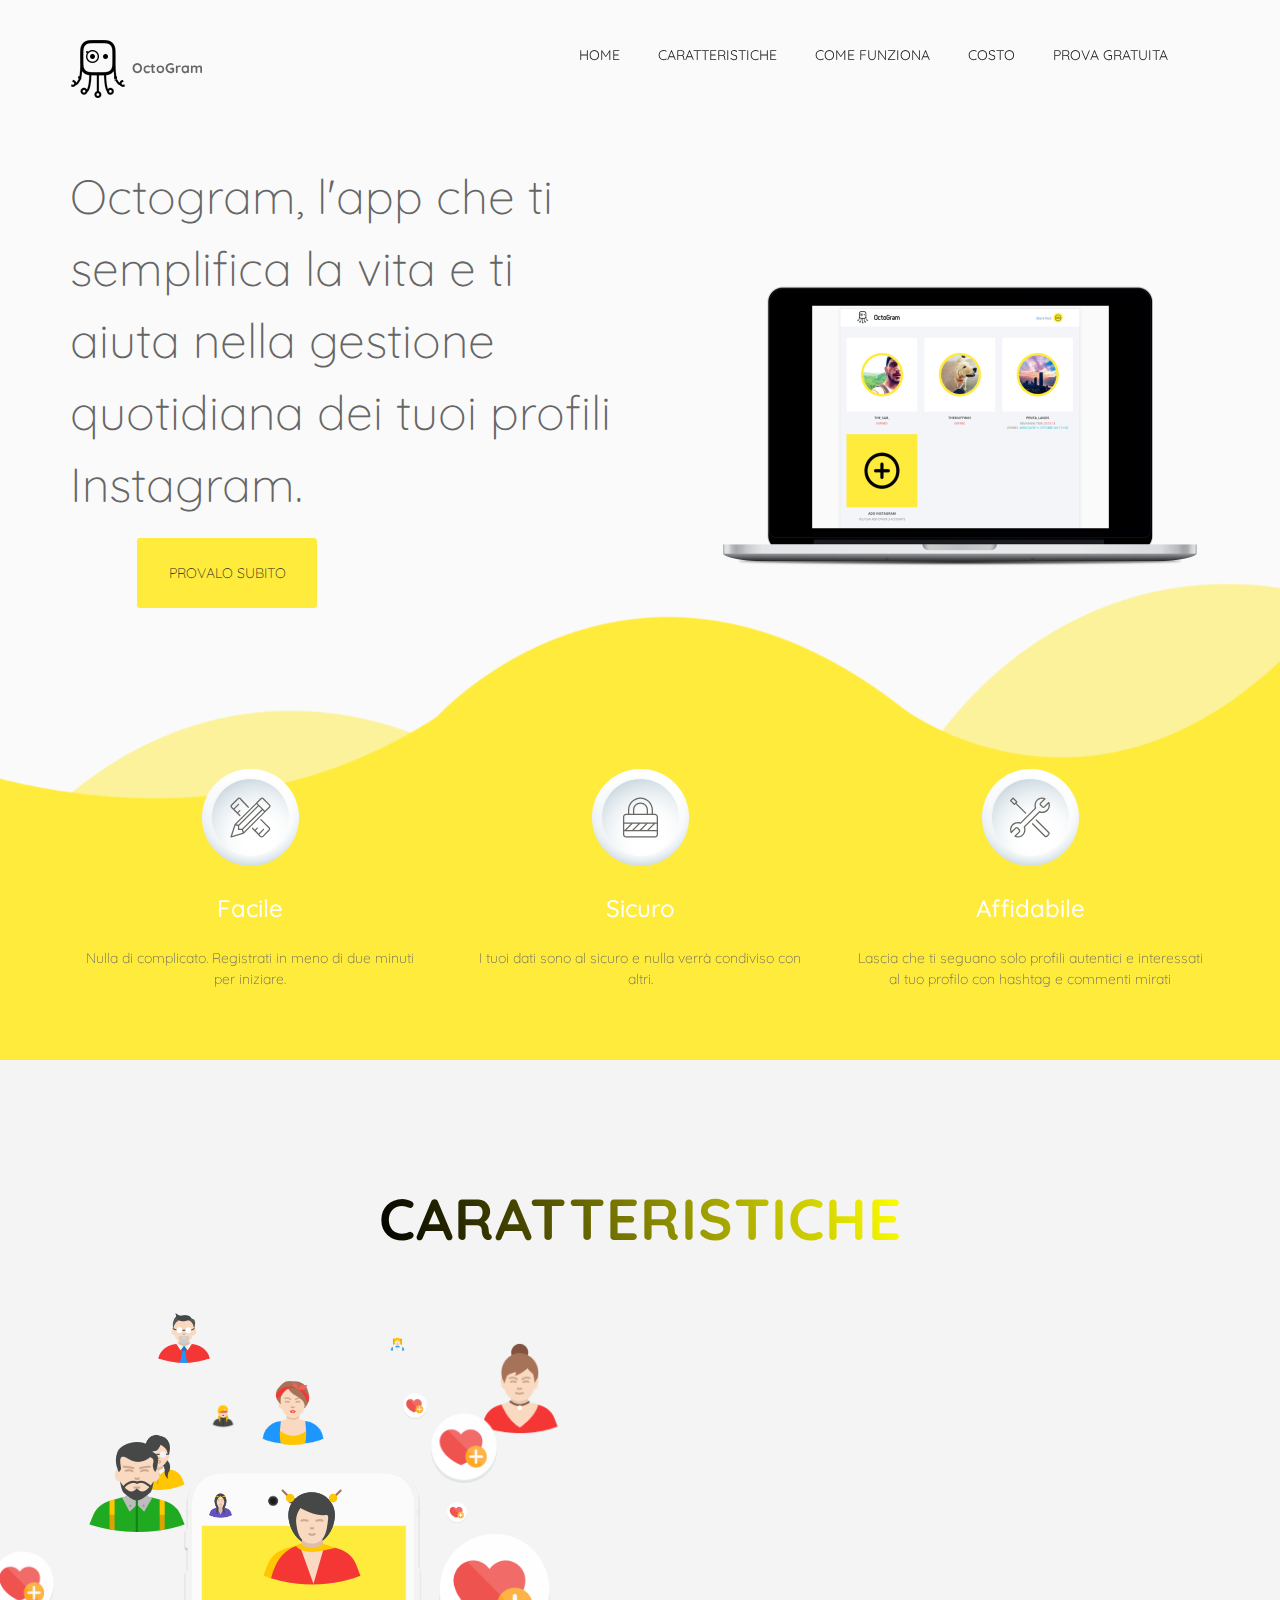
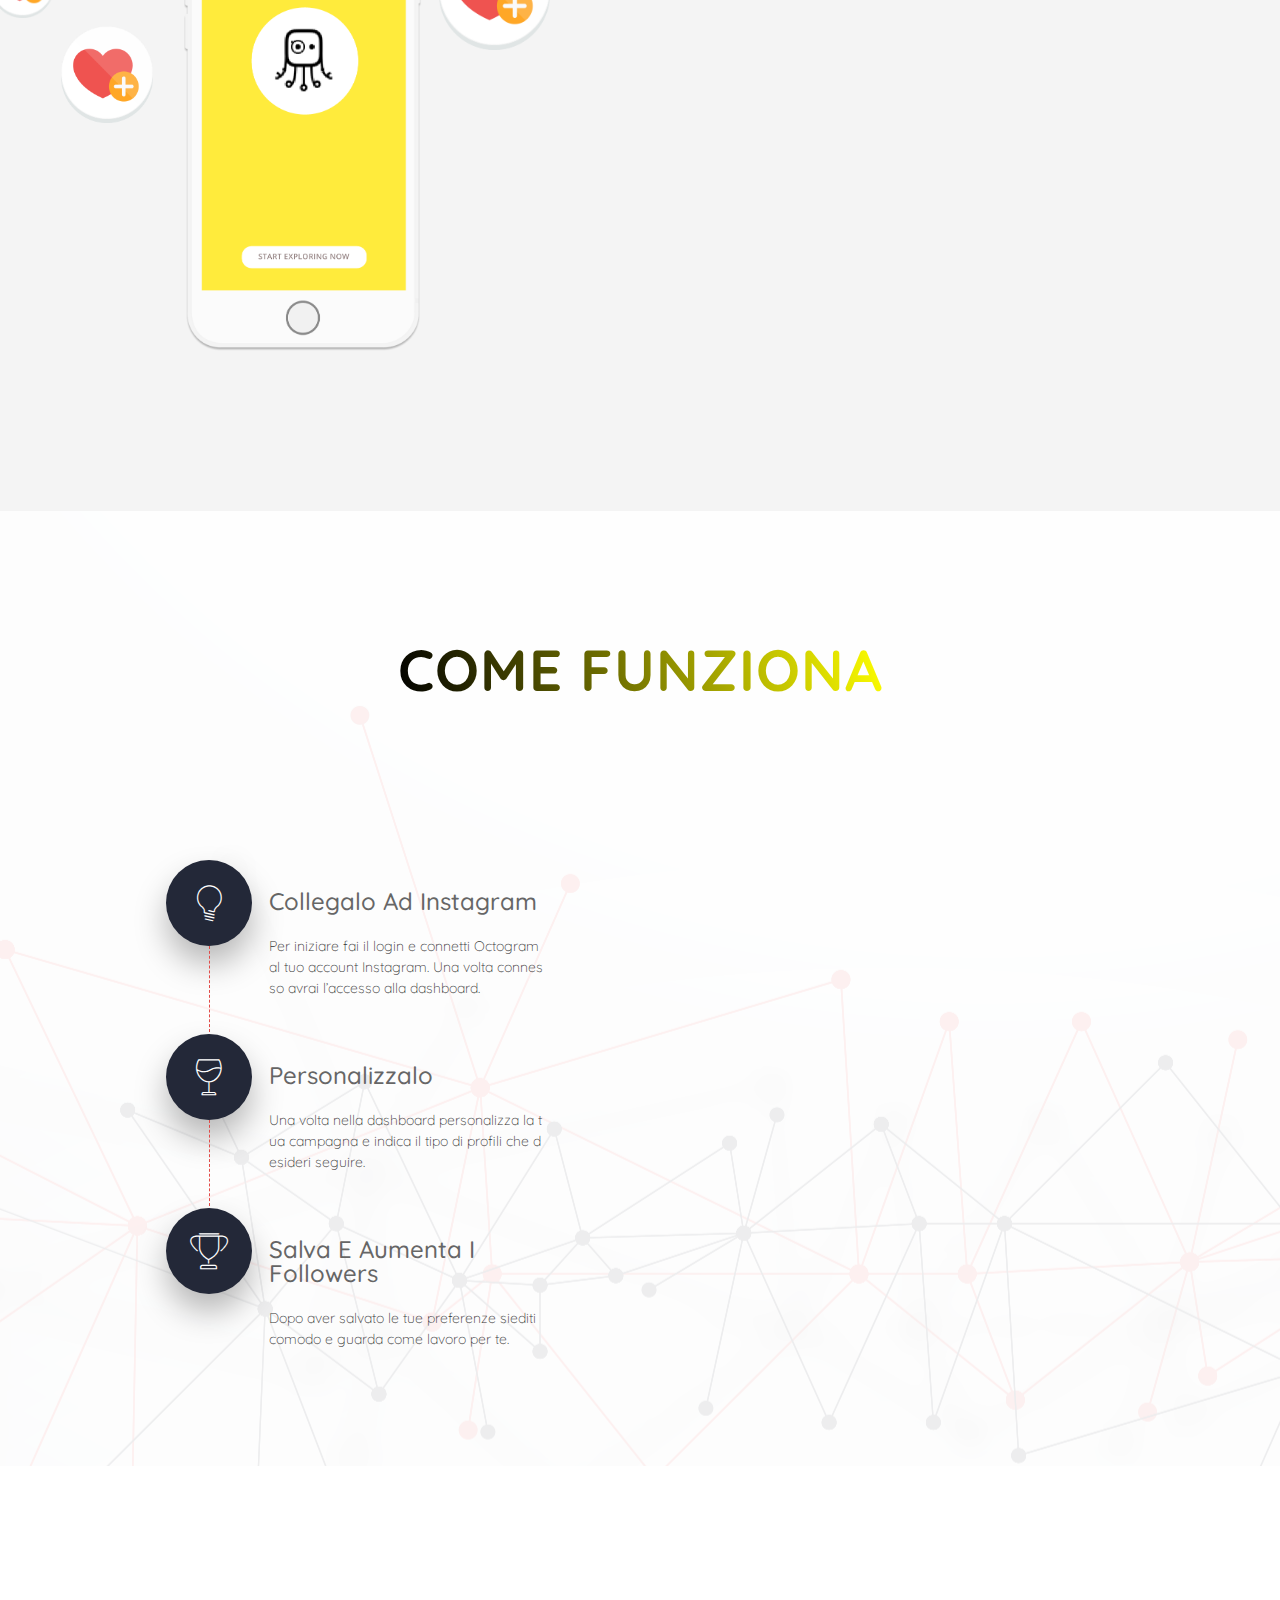
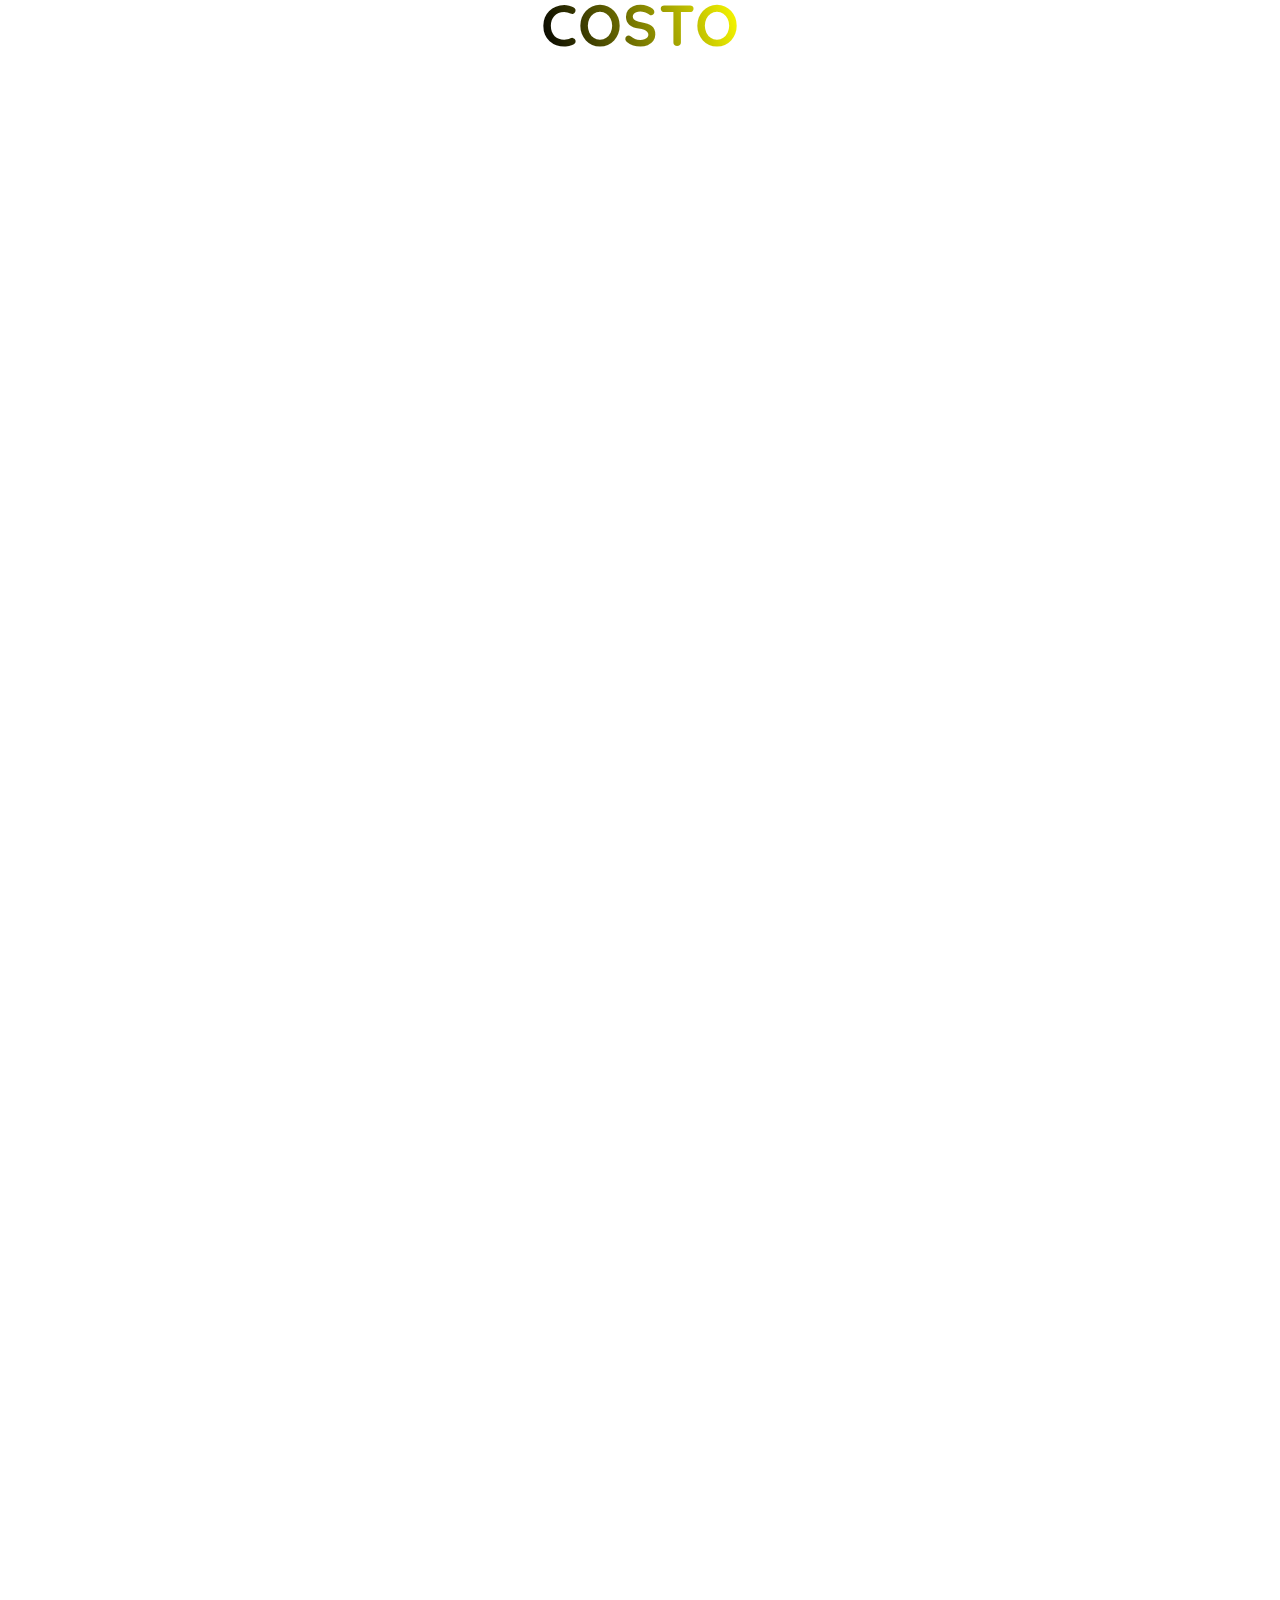
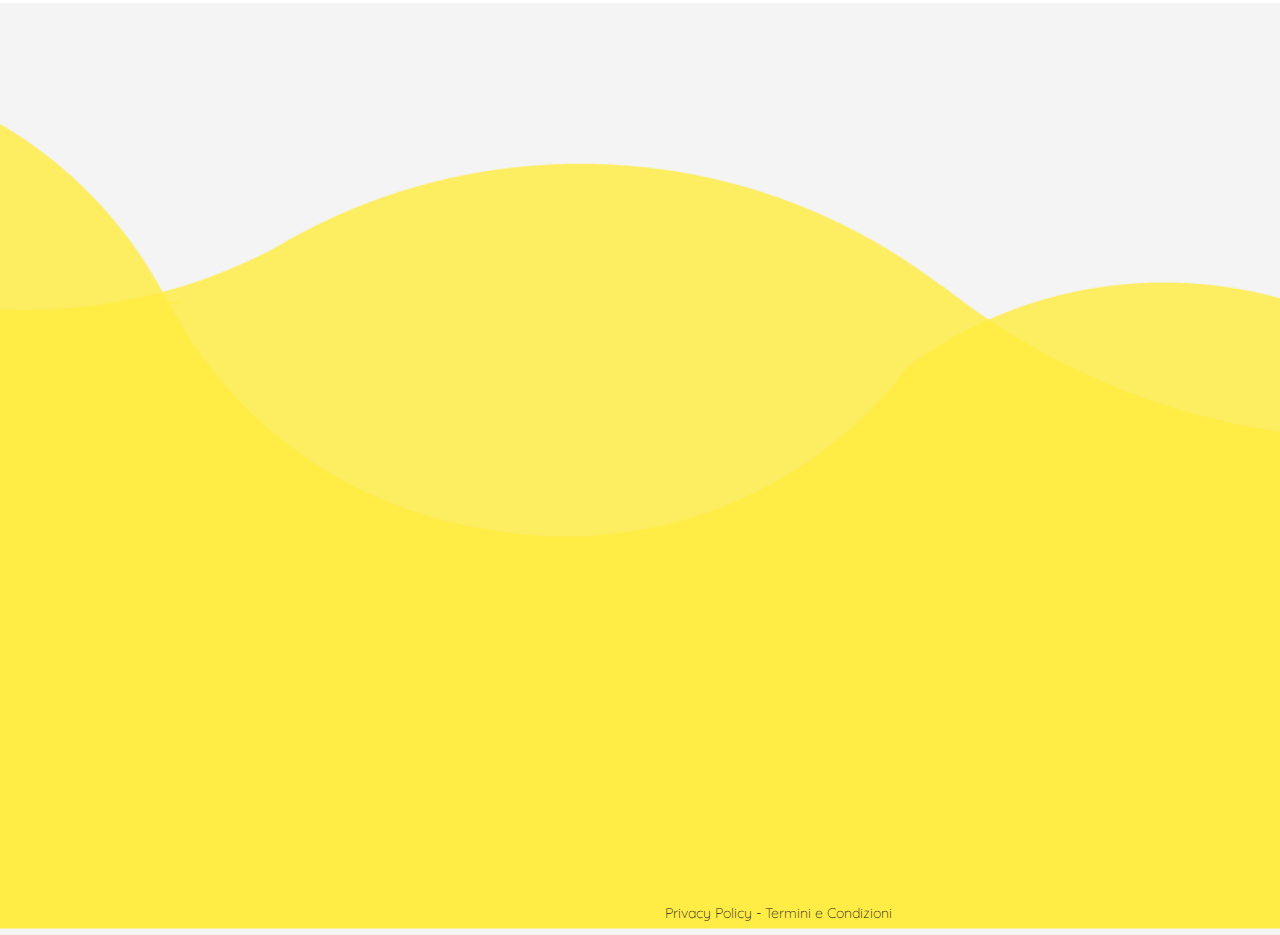
<file: index.html>
<!doctype html>
	<html class="no-js" lang="zxx"> 
	
<head>
		<title>OCTOGRAM</title>
		
		<meta charset="UTF-8" />
		<meta http-equiv="X-UA-Compatible" content="IE=edge">
		<meta name="description" content="Apps Craft - Creative Agency Template by pixiefy">
		<meta name="author" content="pixiefy">
		<meta name="viewport" content="width=device-width, initial-scale=1">
	<!--	<link href="https://fonts.googleapis.com/css?family=Poppins:300,400,500,600,700" rel="stylesheet">-->
		<link href="https://fonts.googleapis.com/css?family=Quicksand:300,400,500,700" rel="stylesheet">
		<link rel="stylesheet" href="css/owl.theme.css">
		<link rel="stylesheet" href="css/owl.transitions.css">
		<link rel="stylesheet" href="css/owl.carousel.css">
		<!-- Owl Stylesheet -->
		<link rel="stylesheet" href="css/magnific-popup.css">
		<!-- Magnific PopUP Stylesheet -->
		<link rel="stylesheet" href="css/isotope.css">
		<!-- Isotope Stylesheet -->
		<link rel="stylesheet" href="css/bootstrap.min.css" />
		<!-- Bootstrap Stylesheet -->
		<link rel="stylesheet" href="css/et-lant-font.css" />
		<!-- Et-Lant Font Stylesheet -->
		<link rel="stylesheet" href="css/3dslider.css" />
		<!-- 3D Slider Stylesheet -->
		<link rel="stylesheet" href="css/animate.css" />
		<!-- Animate Stylesheet -->
		<link rel="stylesheet" href="css/material-design-iconic-font.css" />
		<!-- Iconic Font Stylesheet -->
		<link rel="stylesheet" href="style.css">
		<!-- Main Style.css Stylesheet -->
		<link rel="stylesheet" href="css/responsive.css">
		<!-- Resposive.css Stylesheet -->
	</head>
	<body>
	
	<!-- Apps Craft Body Start -->
	<div id="preloader"></div>

	<!-- Apps Craft Main Menu -->
	<header class="apps-craft-main-menu-area" id="apps-craft-menus">
		<div class="container">
			<div class="row">
				<div class="col-md-3 col-sm-3 col-xs-6">
					<div class="apps-craft-logo">

							<img src="img/logo.png" alt="Apps Craft Logo">
							<b>OctoGram</b>
						</a>
					</div> <!-- .apps-craft-logo END -->
				</div>

				<div class="col-md-9 col-sm-9 col-xs-6">
					<div class="apps-craft-menu-and-serach clear-both">
                    	<span id="apps-craft-main-menu-icon">
							<div class="la-ball-elastic-dots la-2x item-generate" style="color:#fa326f">
							    <div></div>
							    <div></div>
							    <div></div>                    
							</div>
                    	</span>
						<nav id="apps-craft-menu" class="apps-craft-menu">
							<ul>
								<li><a href="#apps-craft-home">Home</a></li>
								<li><a href="#apps-craft-feature">Caratteristiche</a></li>
								<li><a href="#apps-craft-chose-us">Come funziona</a></li>
								<li><a href="#apps-craft-pricing">Costo</a></li>
								<li><a href="#apps-craft-subscribe">Prova gratuita</a></li>
								<!--<li><a href="#apps-craft-team">team</a></li>
								<li><a href="#apps-craft-faq">Question?</a></li>-->
							</ul>
						</nav> <!-- .apps-craft-menu END -->
					</div> <!-- .apps-craft-menu-and-serach END -->
				</div>
			</div>
		</div>
	</header> <!-- .apps-craft-main-menu END -->
	
	<!-- Apps Craft Welcome Section -->
	<!-- SABA
	<section class="apps-craft-welcome-section" style="background-image: url(img/welcome-bg.jpg);" id="apps-craft-home">
	-->
	<section class="apps-craft-welcome-section" style="background-color: #FAFAFA" id="apps-craft-home">
		<div class="apps-craft-position-rel hidden-xs">
			<div id="apps_craft_animation">
				<div class="layer" data-depth="0.20"><img src="img/home-gradiant-bg-1.png" alt="Home Gradient Background 1"></div>
				<div class="layer apps_craft_layer_z" data-depth="0.20"><img src="img/home-gradiant-bg-2.png" style="opacity: 0.5;" alt="Home Gradient Background 2"></div>
			</div>
		</div>
		<div class="apps-craft-welcome-container">
			<div class="container">
				<div class="row">
					<div class="col-md-6 col-sm-8 col-xs-12">
						<div class="apps-craft-welcome-tbl">
							<div class="apps-craft-welcome-tbl-c">
								<div class="apps-craft-welcome-content">
									<h1>Octogram, l'app che ti semplifica la vita e ti aiuta nella gestione quotidiana dei tuoi profili Instagram.</h1>

									<!--
									<h1><span>Registrati</span> Per Iniziare La Tua Giornata Di Prova Gratuita!</h1>
									-->

									<div class="apps-craft-download-store-btn-group">
										<a href="http://octogram.herokuapp.com/octogram/login/"  target=”_blank” class="apps-craft-btn play-store-btn2" style="background-color: #FFEB3C;">PROVALO SUBITO</a>
									</div>
								</div>
							</div>
						</div>
					</div>
					<div class="col-md-6 col-sm-4 hidden-xs text-right">
						<div class="apps-craft-welcome-screenshort">
							<div class="apps-craft-welcome-tbl">
								<div class="apps-craft-welcome-tbl-c">
									<figure class="apps-craft-welcome-section-screen-short">
										<img src="img/macbookpro13_front.png" alt="" class="wow fadeIn" data-wow-delay=".4s">
									</figure>	
								</div>
							</div>
						</div>
					</div>
				</div>
			</div>
		</div>

		<!-- Apps Craft About-->
		<div class="apps-craft-about-section" id="apps-craft-about">
			<div class="container">
				<div class="row">
					<div class="col-md-4 col-sm-4 col-xs-12">
						<div class="apps-craft-single-about wow fadeIn" data-wow-delay="400ms">
							<span class="icon-tools"></span>
							<h3>Facile</h3>
							<p>Nulla di complicato. Registrati in meno di due minuti per iniziare.</p>
						</div>
					</div>
					<div class="col-md-4 col-sm-4 col-xs-12">
						<div class="apps-craft-single-about wow fadeIn" data-wow-delay="600ms">
							<span class="icon-lock"></span>
							<h3>Sicuro</h3>
							<p>I tuoi dati sono al sicuro e nulla verrà condiviso con altri.</p>
						</div>
					</div>
					<div class="col-md-4 col-sm-4 col-xs-12">
						<div class="apps-craft-single-about wow fadeIn" data-wow-delay="800ms">
							<span class="icon-tools-2"></span>
							<h3>Affidabile</h3>
							<p>Lascia che ti seguano solo profili autentici e interessati al tuo profilo con hashtag e commenti mirati</p>
						</div>
					</div>
				</div>
			</div>
		</div>
	</section>


	<!-- Apps Craft feature -->
	<section class="apps-craft-feature-section section-padding" id="apps-craft-feature">
		<div class="container">
			<div class="apps-craft-section-heading">
				<h2>Caratteristiche</h2>
			</div> <!-- .apps-craft-section-heading END -->
			<div class="row content-margin-top">
				<div class="col-md-6 col-sm-12 col-xs-12">
					<div class="apps-craft-feature-img text-center" itemscope itemtype="http://schema.org/ImageGallery">
						<figure itemprop="associatedMedia" itemscope itemtype="http://schema.org/ImageObject">
							<div class="imageScreen">
							<img src="img/app-screen-short.png" alt="Apps Craft Feature Image">
							</div>

							<span class="apps-craft-feature-ico icon-1x" data-bottom="transform:translateX(-103px)" data-top="transform:translateX(-63px);">
								<img src="img/icon/ICON-10.png" alt="Small Icon">
							</span>

							<span class="apps-craft-feature-ico icon-2x" data-bottom="transform:translateX(-171px)" data-top="transform:translateX(-131px);">
								<img src="img/icon/ICON-10.png" alt="Small Icon">
							</span>

							<span class="apps-craft-feature-ico icon-3x" data-bottom="transform:translateX(-153px)" data-top="transform:translateX(-113px);">
								<img src="img/icon/friend6.png" alt="Small Icon">
							</span>

							<span class="apps-craft-feature-ico icon-4x" data-bottom="transform:translateX(-176px)" data-top="transform:translateX(-136px);">
								<img src="img/icon/friend3.png" alt="Small Icon">
							</span>

							<span class="apps-craft-feature-ico icon-5x" data-bottom="transform:translateX(-97px)" data-top="transform:translateX(-55px);">
								<img src="img/icon/friend4.png" alt="Small Icon">
							</span>

							<span class="apps-craft-feature-ico icon-6x" data-bottom="transform:translateY(-130px)" data-top="transform:translateY(-90px);">
								<img src="img/icon/friend10.png" alt="Small Icon">
							</span>

							<span class="apps-craft-feature-ico icon-7x" data-bottom="transform:translateY(-134px)" data-top="transform:translateY(-94px);">
								<img src="img/icon/friend2.png" alt="Small Icon">
							</span>

							<span class="apps-craft-feature-ico icon-8x" data-bottom="transform:translateY(-160px)" data-top="transform:translateY(-120px);">
								<img src="img/icon/friend12.png" alt="Small Icon">
							</span>

							<span class="apps-craft-feature-ico icon-9x" data-bottom="transform:translateX(-110px)" data-top="transform:translateX(-70px);">
								<img src="img/icon/friend8.png" alt="Small Icon">
							</span>

							<span class="apps-craft-feature-ico icon-10x" data-bottom="transform:translateY(26px)" data-top="transform:translateY(26px);">
								<img src="img/icon/friend9.png" alt="Small Icon">
							</span>

							<span class="apps-craft-feature-ico icon-11x" data-bottom="transform:translateX(74px)" data-top="transform:translateX(34px);">
								<img src="img/icon/friend5.png" alt="Small Icon">
							</span>

							<span class="apps-craft-feature-ico icon-12x" data-bottom="transform:translateX(160px)" data-top="transform:translateX(120px);">
								<img src="img/icon/ICON-10.png" alt="Small Icon">
							</span>

							<span class="apps-craft-feature-ico icon-13x" data-bottom="transform:translateX(150px)" data-top="transform:translateX(110px);">
								<img src="img/icon/ICON-10.png" alt="Small Icon">
							</span>

							<span class="apps-craft-feature-ico icon-14x" data-bottom="transform:translateX(80px)" data-top="transform:translateX(40px);">
								<img src="img/icon/ICON-10.png" alt="Small Icon">
							</span>

							<span class="apps-craft-feature-ico icon-15x" data-bottom="transform:translateX(120px)" data-top="transform:translateX(80px);">
								<img src="img/icon/ICON-10.png" alt="Small Icon">
							</span>

							<span class="apps-craft-feature-ico icon-16x" data-bottom="transform:translateX(-140px)" data-top="transform:translateX(-100px);">
								<img src="img/icon/friend11.png" alt="Small Icon">
							</span>
						</figure>
					</div>
				</div>

				<div class="col-md-8 col-sm-12 col-xs-12" style="left: 533px;">
					<div class="apps-craft-feature-container clear-both">
						<div class="apps-craft-single-feature">
							<div class="apps-craft-feature-content wow fadeIn" >
								<i class="zmdi zmdi-forward zmdi-hc-fw"></i>
								<h3>Responsive</h3>
								<p>Usalo dal pc, tablet e telefono con un adattamento compatibile al 100% su tutti i dispositivi.</p>
							</div> <!-- .apps-craft-feature-content END -->
						</div> <!-- .apps-craft-single-feature END -->
						<div class="apps-craft-single-feature">
							<div class="apps-craft-feature-content wow fadeIn" data-wow-delay="400ms">
								<i class="zmdi zmdi-edit zmdi-hc-fw"></i>
								<h3>Personalizzabile</h3>
								<p>Personalizza le tue campagna con hashtags, eccezioni e commenti.</p>
							</div> <!-- .apps-craft-feature-content END -->
						</div> <!-- .apps-craft-single-feature END -->
						<div class="apps-craft-single-feature">

							<div class="apps-craft-feature-content wow fadeIn" data-wow-delay="600ms">
								<i class="zmdi zmdi-label-heart zmdi-hc-fw"></i>
								<h3>Enjoy</h3>
								<p>Aumenta il numero dei tuoi fan!</p>
							</div> <!-- .apps-craft-feature-content END -->
						</div> <!-- .apps-craft-single-feature END -->
						<div class="apps-craft-single-feature">
							<div class="apps-craft-feature-content wow fadeIn" data-wow-delay="800ms">
								<i class="zmdi zmdi-equalizer zmdi-hc-fw"></i>
								<h3>Monitorabile</h3>
								<p>Analizza l'andamento delle tue campagne con un report finale.</p>
							</div> <!-- .apps-craft-feature-content END -->
						</div> <!-- .apps-craft-single-feature END -->
					</div> <!-- .apps-craft-feature-container END -->
				</div>
			</div>
		</div>
	</section>

	<!-- Apps Craft Video Section -->
	<!--
	<div class="apps-craft-video-section" id="video-section" style="background-image: url(img/video-bg.jpg);">
		<div class="apps-craft-video-section-inner">
			<div class="container">
				<div class="row">
					<div class="col-md-12">
						<div class="apps-craft-video-content">
							<h4>Video Demo</h4>
							<a href="https://www.youtube.com/watch?v=_bBvpQPq764" class="apps-craft-popup-video"><i class="zmdi zmdi-play-circle-outline zmdi-hc-fw"></i></a>
						</div>
					</div>
				</div>
			</div>
		</div>
	</div>
	 -->

	<!-- Apps Craft Fun Factory -->
	<!--
	<div class="apps-craft-fun-factory-section" id="fun-factory">
		<div class="fun-factorey-paralx-bg-1" data-0="background-position:-10000px 0px;" data-100000="background-position:50000px 0px;">
			<div class="fun-factorey-paralx-bg-2" data-0="background-position:10000px 0px;" data-100000="background-position:-50000px 0px;">
				<div class="container">
					<div class="row">
						<div class="apps-craft-tbl">
							<div class="apps-craft-tbl-c">
								<div class="apps-craft-fun-factory-wraper clear-both">
									<div class="col-md-3 col-sm-3 col-xs-6">
										<div class="apps-craft-single-fun">
											<i class="zmdi zmdi-account zmdi-hc-fw"></i>
											<h5>2.5 M</h5>
											<h6>Users</h6>
										</div>
									</div>
									<div class="col-md-3 col-sm-3 col-xs-6">
										<div class="apps-craft-single-fun">
											<i class="zmdi zmdi-download zmdi-hc-fw"></i>
											<h5>3.6 M</h5>
											<h6>Downloads</h6>
										</div>
									</div>
									<div class="col-md-3 col-sm-3 col-xs-6">
										<div class="apps-craft-single-fun">
											<i class="zmdi zmdi-star zmdi-hc-fw"></i>
											<h5>1.5 K</h5>
											<h6>Reviews</h6>
										</div>
									</div>
									<div class="col-md-3 col-sm-3 col-xs-6">
										<div class="apps-craft-single-fun">
											<i class="zmdi zmdi-xbox zmdi-hc-fw"></i>
											<h5>100</h5>
											<h6>Clients</h6>
										</div>
									</div>
								</div>
							</div>
						</div>
					</div>
				</div>
			</div>
		</div>
	</div>
	-->


	<!-- Apps Crfat Why Chose Us Section -->
	<section class="apps-craft-why-chose-us-section section-padding" id="apps-craft-chose-us" data-0="background-position:0px 10000px;" data-100000="background-position:0px -50000px;">
		<div class="container">
			<div class="apps-craft-section-heading">
				<h2>Come funziona</h2>
			</div> <!-- .apps-craft-section-heading END -->
			<div class="row content-margin-top">
				<div class="col-md-6 col-sm-6 col-xs-12">
					<div class="apps-craft-why-choose-us-container clear-both">
						<div class="apps-craft-why-choose-us-container-inner clear-both">
							<div class="apps-craft-why-chose-single clear-both">
								<div class="apps-craft-why-chose-ico">
									<span class="icon-lightbulb apps-craft-round">
										<span class="apps-craft-dash-border"></span>
									</span>
								</div> <!-- .apps-craft-why-chose-ico END -->

								<div class="apps-craft-why-chose-txt">
									<h3>Collegalo ad instagram</h3>
									<p>Per iniziare fai il login e connetti Octogram al tuo account Instagram. Una volta connesso avrai l’accesso alla dashboard.</p>
								</div> <!-- .apps-craft-why-chose-txt END -->
							</div> <!-- .apps-craft-why-chose-single END -->
							<div class="apps-craft-why-chose-single clear-both">
								<div class="apps-craft-why-chose-ico">
									<span class="icon-wine apps-craft-round">
										<span class="apps-craft-dash-border"></span>
									</span>
								</div> <!-- .apps-craft-why-chose-ico END -->

								<div class="apps-craft-why-chose-txt">
									<h3>Personalizzalo</h3>
									<p>Una volta nella dashboard personalizza la tua campagna e indica il tipo di profili che desideri seguire.</p>
								</div> <!-- .apps-craft-why-chose-txt END -->
							</div> <!-- .apps-craft-why-chose-single END -->
							<div class="apps-craft-why-chose-single clear-both">
								<div class="apps-craft-why-chose-ico">
									<span class="icon-trophy apps-craft-round"></span>
								</div> <!-- .apps-craft-why-chose-ico END -->

								<div class="apps-craft-why-chose-txt">
									<h3>Salva e aumenta i followers</h3>
									<p>Dopo aver salvato le tue preferenze siediti comodo e guarda come lavoro per te.</p>
								</div> <!-- .apps-craft-why-chose-txt END -->
							</div> <!-- .apps-craft-why-chose-single END -->
						</div> <!-- .apps-craft-why-choose-us-container-inner END -->
					</div> <!-- .apps-craft-why-choose-us-container END -->
				</div>

				<div class="col-md-6 col-sm-6 col-xs-12">
					<figure class="apps-craft-why-chose-img" itemscope itemtype="http://schema.org/ImageGallery">
						<img src="img/app-screen-short.png" style="display:none" class="wow fadeInRight" data-wow-delay=".8s" alt="Apps Craft Why Chose Image Screenshort">
						<img src="img/app-screen-short.png" style="height:450px widht:200 padding:30px;" class="wow fadeInRight" data-wow-delay=".4s"  alt="Apps Craft Why Chose Image Screenshort">
					</figure> <!-- .apps-craft-why-chose-img END -->
				</div>
			</div>
		</div>
	</section> <!-- .apps-craft-why-chose-us-section END -->

	<!-- Apps Craft Screen Short Slider Section -->
<!--
	<section class="apps-carft-screen-short-ssection section-padding" id="apps-carft-screen-short">
		<div class="container">
			<div class="apps-craft-section-heading">
				<h2>App screen</h2>
			</div>

			<div class="content-margin-top">
				<div class="apps-carft-screen-short-content">
					<div class="app-screen-mobile-image"></div>
					<div class="apps-craft-screenshort">
						<div id="carousel">
							<figure><img src="img/screenshort-slider-img-1.png" alt=""></figure>
							<figure><img src="img/screenshort-slider-img-2.png" alt=""></figure>
							<figure><img src="img/screenshort-slider-img-3.png" alt=""></figure>
							<figure><img src="img/screenshort-slider-img-4.png" alt=""></figure>
							<figure><img src="img/screenshort-slider-img-5.png" alt=""></figure>
							<figure><img src="img/screenshort-slider-img-1.png" alt=""></figure>
							<figure><img src="img/screenshort-slider-img-2.png" alt=""></figure>
							<figure><img src="img/screenshort-slider-img-3.png" alt=""></figure>
							<figure><img src="img/screenshort-slider-img-4.png" alt=""></figure>
							<figure><img src="img/screenshort-slider-img-5.png" alt=""></figure>
							<figure><img src="img/screenshort-slider-img-1.png" alt=""></figure>
							<figure><img src="img/screenshort-slider-img-2.png" alt=""></figure>
						</div>
					</div>
					<div id="options">
						<p id="navigation">
							<button id="previous" data-increment="-1" class="zmdi zmdi-long-arrow-left zmdi-hc-fw"></button>
							<button id="next" data-increment="1" class="zmdi zmdi-long-arrow-right zmdi-hc-fw"></button>
						</p>
					</div>
				</div>
			</div>
		</div>
	</section>


	<!-- Apps Craft Pricing -->
	<section class="apps-craft-pricing-section section-padding" id="apps-craft-pricing">
		<div class="container">
			<div class="apps-craft-section-heading">
				<h2>Costo</h2>
			</div> <!-- .apps-craft-section-heading END -->

			<div class="row content-margin-top">
				<div class="col-md-4 col-sm-4 col-xs-12">
					<div class="apps-craft-single-pricing apps-craft-pricing-1 wow fadeIn" data-wow-delay=".4s">
						<div class="apps-craft-pricing-head">
							<h3>BASIC</h3>
						</div> <!-- .apps-craft-pricing-head END -->
						<div class="apps-craft-pricing-body">
							<h2>€0.99</h2>
							<p style="font-size: medium">1 giorno </p>

							<a href="http://octogram.herokuapp.com/octogram/login/" class="apps-craft-btn solid-color">Acquista</a>
						</div> <!-- .apps-craft-pricing-body END -->
					</div> <!-- .apps-craft-single-pricing END .apps-craft-pricing-1 END -->
				</div>
				<div class="col-md-4 col-sm-4 col-xs-12">
					<div class="apps-craft-single-pricing apps-craft-pricing-2 wow fadeIn" data-wow-delay=".5s">
						<div class="apps-craft-pricing-head">
							<h3>STANDARD</h3>
						</div> <!-- .apps-craft-pricing-head END -->
						<div class="apps-craft-pricing-body">
							<h2>€2.99</h2>
							<p style="font-size: medium">3 giorni</p>

							<a href="#" class="apps-craft-btn solid-color">Acquista</a>
						</div> <!-- .apps-craft-pricing-body END -->
					</div> <!-- .apps-craft-single-pricing END .apps-craft-pricing-2 END -->
				</div>
				<div class="col-md-4 col-sm-4 col-xs-12">
					<div class="apps-craft-single-pricing apps-craft-pricing-3 wow fadeIn" data-wow-delay=".6s">
						<div class="apps-craft-pricing-head">
							<h3>AVANZATO</h3>
						</div> <!-- .apps-craft-pricing-head END -->
						<div class="apps-craft-pricing-body">
							<h2>€6.99</h2>
							<p style="font-size: medium">7 giorni</p>

							<a href="#" class="apps-craft-btn solid-color">Acquista</a>
						</div> <!-- .apps-craft-pricing-body END -->
					</div> <!-- .apps-craft-single-pricing END .apps-craft-pricing-3 END -->
				</div>
			</div>
		</div>
	</section> <!-- .apps-craft-pricing-section END -->


	<!-- Apps Craft Team -->
	<!--
	<section class="apps-craft-team-section" id="apps-craft-team">
		<div class="team-parallax-bg section-padding" data-0="background-position:10000px 50%;" data-100000="background-position:50000px 0px;">
			<div class="container">
				<div class="apps-craft-section-heading">
					<h2>team</h2>
				</div>
				<div class="row content-margin-top">
					<div class="col-md-3 col-sm-3 col-xs-6 apps-craft-team">
						<div class="apps-craft-single-team wow fadeIn" data-wow-delay="200ms" itemscope itemtype="http://schema.org/ImageGallery">
							<figure class="apps-craft-team-img" itemprop="associatedMedia" itemscope itemtype="http://schema.org/ImageObject">
								<div class="apps-craft-team-member-pic">
									<img src="img/team-member-1.jpg" alt="Apps Craft Team Member Image">

									<div class="apps-craft-team-hover">
										<div class="apps-craft-social-link">
											<ul>
												<li><a href="#"><i class="zmdi zmdi-facebook zmdi-hc-fw"></i></a></li>
												<li><a href="#"><i class="zmdi zmdi-google-plus zmdi-hc-fw"></i></a></li>
												<li><a href="#"><i class="zmdi zmdi-twitter zmdi-hc-fw"></i></a></li>
											</ul>
										</div>
									</div>
								</div>
							</figure>

							<div class="apps-craft-team-bio">
								<h2>jhON CENA</h2>
								<h5>Devoloper, <span>Apps Craft</span></h5>
							</div>
						</div>
					</div>
					<div class="col-md-3 col-sm-3 col-xs-6 apps-craft-team">
						<div class="apps-craft-single-team wow fadeIn" data-wow-delay="400ms" itemscope itemtype="http://schema.org/ImageGallery">
							<figure class="apps-craft-team-img" itemprop="associatedMedia" itemscope itemtype="http://schema.org/ImageObject">
								<div class="apps-craft-team-member-pic">
									<img src="img/team-member-2.jpg" alt="Apps Craft Team Member Image">

									<div class="apps-craft-team-hover">
										<div class="apps-craft-social-link">
											<ul>
												<li><a href="#"><i class="zmdi zmdi-facebook zmdi-hc-fw"></i></a></li>
												<li><a href="#"><i class="zmdi zmdi-google-plus zmdi-hc-fw"></i></a></li>
												<li><a href="#"><i class="zmdi zmdi-twitter zmdi-hc-fw"></i></a></li>
											</ul>
										</div>
									</div>
								</div>
							</figure>

							<div class="apps-craft-team-bio">
								<h2>Randy orton</h2>
								<h5>Ui Designer, <span>Apps Craft</span></h5>
							</div>
						</div>
					</div>
					<div class="col-md-3 col-sm-3 col-xs-6 apps-craft-team">
						<div class="apps-craft-single-team wow fadeIn" data-wow-delay="600ms" itemscope itemtype="http://schema.org/ImageGallery">
							<figure class="apps-craft-team-img" itemprop="associatedMedia" itemscope itemtype="http://schema.org/ImageObject">
								<div class="apps-craft-team-member-pic">
									<img src="img/team-member-3.jpg" alt="Apps Craft Team Member Image">

									<div class="apps-craft-team-hover">
										<div class="apps-craft-social-link">
											<ul>
												<li><a href="#"><i class="zmdi zmdi-facebook zmdi-hc-fw"></i></a></li>
												<li><a href="#"><i class="zmdi zmdi-google-plus zmdi-hc-fw"></i></a></li>
												<li><a href="#"><i class="zmdi zmdi-twitter zmdi-hc-fw"></i></a></li>
											</ul>
										</div>
									</div>
								</div>
							</figure>

							<div class="apps-craft-team-bio">
								<h2>mark henry</h2>
								<h5>Ux Designer, <span>Apps Craft</span></h5>
							</div>
						</div>
					</div>
					<div class="col-md-3 col-sm-3 col-xs-6 apps-craft-team">
						<div class="apps-craft-single-team wow fadeIn" data-wow-delay="800ms" itemscope itemtype="http://schema.org/ImageGallery">
							<figure class="apps-craft-team-img" itemprop="associatedMedia" itemscope itemtype="http://schema.org/ImageObject">
								<div class="apps-craft-team-member-pic">
									<img src="img/team-member-4.jpg" alt="Apps Craft Team Member Image">

									<div class="apps-craft-team-hover">
										<div class="apps-craft-social-link">
											<ul>
												<li><a href="#"><i class="zmdi zmdi-facebook zmdi-hc-fw"></i></a></li>
												<li><a href="#"><i class="zmdi zmdi-google-plus zmdi-hc-fw"></i></a></li>
												<li><a href="#"><i class="zmdi zmdi-twitter zmdi-hc-fw"></i></a></li>
											</ul>
										</div>
									</div>
								</div>
							</figure>

							<div class="apps-craft-team-bio">
								<h2>Katy Perry</h2>
								<h5>Marketer, <span>Apps Craft</span></h5>
							</div>
						</div>
					</div>
				</div>
			</div>
		</div>
	</section>
	 -->


	<!-- Apps Craft Now Available On -->
	<!--
	<div class="apps-craft-now-available-section" id="apps-craft-available" style="background-image: url(img/now-available-on-round-bg.png);">
		<div class="container">
			<div class="row">
				<div class="col-md-12">
					<div class="apps-craft-tbl">
						<div class="apps-craft-tbl-c">
							<div class="apps-craft-now-available-content wow fadeIn">
								<h3>Now Available On</h3>
								<p>Lorem ipsum dolor sit amet, consectetur adipisicing elit, sed do eiusmod tempor incididunt ut labore et dolore magna aliqua. Ut enim ad minim veniam, quis nostrud</p>

								<div class="apps-craft-download-store-btn-group">
									<a href="#" class="apps-craft-btn play-store-btn"><img src="img/google-play-logo.png" alt=""></a>
									<a href="#" class="apps-craft-btn app-store-btn"><img src="img/app-store-logo.png" alt=""></a>
								</div>
							</div>
						</div>
					</div>
					<figure class="apps-craft-app-secreenshort" data-bottom="transform:translateY(180px) translateX(-50%);" data-top="transform:translateY(100px) translateX(-50%);" itemscope itemtype="http://schema.org/ImageGallery">
						<img src="img/screenshort-now-available.png" alt="Apps Craft App Screenshort">
					</figure>
				</div>
			</div>
		</div>
	</div> <!-- .apps-craft-now-available-section END -->
	
	
	<!-- Apps Craft Subscribe Section -->
	<section class="apps-craft-sub-scribe-section section-padding" id="apps-craft-subscribe">
		<div class="container">
			<div class="row">
				<div class="col-md-12">
					<div class="apps-craft-subscribe-wraper wow fadeIn">
						<div class="apps-craft-subscribe-content">
							<h2 style="color:#878787">Non sei ancora <span>Convinto?</span> Mettilo alla prova il primo giorno è GRATIS!</h2>

								<div class="apps-craft-btn.play-store-btn">

									<a href="http://octogram.herokuapp.com/octogram/login/"  target=”_blank” class="apps-craft-btn play-store-btn">PROVALO SUBITO</a>

								</div>

						</div> <!-- .apps-craft-subscribe-content END -->
						<div class="apps-craft-3-bar">
							<img src="img/sub-section-3bar.png" alt="Apps Craft Simple 3 Bars">
						</div>
					</div> <!-- .apps-craft-subscribe-wraper END -->
				</div>
			</div>
		</div>
	</section> <!-- .apps-craft-sub-scribe-section END -->


	<!-- Apps Craft FAQ Section -->
	<!--
	<section class="apps-craft-faq-section section-padding" id="apps-craft-faq">
		<div class="container">
			<div class="apps-craft-section-heading">
				<h2>FAQ</h2>
			</div>
			<div class="row content-margin-top">
				<div class="col-md-6 col-sm-6 col-xs-12">
					<div class="apps-craft-accordion wow fadeIn" data-wow-delay="400ms">
						<div class="panel-group" id="accordion">
							<div class="panel panel-default">
								<div class="panel-heading">
									<h4 class="panel-title click">
										<a data-toggle="collapse" data-parent="#accordion" href="#collapse1" class="">
										Why buy Apps Craft?</a>
									</h4>
								</div>
								<div id="collapse1" class="panel-collapse collapse in">
									<div class="panel-body">Lorem ipsum dolor sit amet, consectetur adipisicing elit, sed do eiusmod tempor incididunt ut labore et dolore magna aliqua. Ut enim ad minim veniam, quis nostrud exercitation ullamco laboris nisi ut aliquip ex ea commodo consequat. Duis aute irureremque laudantium, A big</div>
								</div>
							</div>
							<div class="panel panel-default">
								<div class="panel-heading">
									<h4 class="panel-title">
										<a data-toggle="collapse" data-parent="#accordion" href="#collapse2" class="collapsed">
									Why Apps Craft is Awesome?</a>
									</h4>
								</div>
								<div id="collapse2" class="panel-collapse collapse">
									<div class="panel-body">Lorem ipsum dolor sit amet, consectetur adipisicing elit, sed do eiusmod tempor incididunt ut labore et dolore magna aliqua. Ut enim ad minim veniam, quis nostrud exercitation ullamco laboris nisi ut aliquip ex ea commodo consequat. Duis aute irureremque laudantium, A big</div>
								</div>
							</div>
							<div class="panel panel-default">
								<div class="panel-heading">
									<h4 class="panel-title">
										<a data-toggle="collapse" data-parent="#accordion" href="#collapse3" class="collapsed">
									How to customize it?</a>
									</h4>
								</div>
								<div id="collapse3" class="panel-collapse collapse">
									<div class="panel-body">Lorem ipsum dolor sit amet, consectetur adipisicing elit, sed do eiusmod tempor incididunt ut labore et dolore magna aliqua. Ut enim ad minim veniam, quis nostrud exercitation ullamco laboris nisi ut aliquip ex ea commodo consequat. Duis aute irureremque laudantium, A big</div>
								</div>
							</div>
							<div class="panel panel-default">
								<div class="panel-heading">
									<h4 class="panel-title">
										<a data-toggle="collapse" data-parent="#accordion" href="#collapse4" class="collapsed">
									How to customize it?</a>
									</h4>
								</div>
								<div id="collapse4" class="panel-collapse collapse">
									<div class="panel-body">Lorem ipsum dolor sit amet, consectetur adipisicing elit, sed do eiusmod tempor incididunt ut labore et dolore magna aliqua. Ut enim ad minim veniam, quis nostrud exercitation ullamco laboris nisi ut aliquip ex ea commodo consequat. Duis aute irureremque laudantium, A big</div>
								</div>
							</div>
						</div>
					</div>
				</div>

				<div class="col-md-6 col-sm-6 col-xs-12">
					<div class="apps-craft-contact-form-content wow fadeIn" data-wow-delay="800ms">
						<div class="apps-craft-contact-form-content-inner">
							<h2>Any Other question? You can <span>Contact Us.</span></h2>
							<div class="apps-craft-contact-form">
								<form action="#" method="POST" id="apps-craft-form">
									<input type="email" id="apps-craft-input-email" name="email" placeholder="12345@domain.com">
									<textarea name="massage" id="apps-craft-input-message" cols="30" rows="10" placeholder="Your Message Here.."></textarea>

									<div class="apps-craft-submit-btn-ar">
										<input type="submit" name="Send Message" value="Send Message" id="apps-craft-input-send">
									</div>
								</form>
							</div>
						</div>
					</div>
				</div>
			</div>
		</div>
	</section> <!-- .apps-craft-faq-section END -->


	<!-- Apps Craft Footer Section -->
	<footer class="apps-craft-footer-section" id="apps-craft-footer">
		<div class="container">
			<div class="row">
				<div class="col-md-12">
					<div class="apps-craft-subscribe-content">
						<div class="wow fadeInUp" data-wow-delay=".3s">
							<h2><span>Sottoscriviti</span> alla Newsletter per rimanere aggiornato!</h2>
						</div>
						<div class="apps-craft-subscribe-form apps-craft-subscribe-form-box-shadow clear-both wow fadeInUp" data-wow-delay=".5s">
							<form class="mc-form bottom">
						        <input class="mc-email" id="mc-email" placeholder="La tua email..."  type="email" required="required">
								<input class="submit-btn"  type="submit" value="Sottoscrivi">
						        <label for="mc-email"></label>
						    </form>
						</div> <!-- .apps-craft-subscribe-form END -->
					</div> <!-- .apps-craft-subscribe-content END -->

					<figure class="apps-craft-footer-logo text-center">
						<a href="#">
							<img src="img/logo.png" alt="Octogram" class="wow fadeInUp" data-wow-delay=".7s">
						</a>
					</figure> <!-- .apps-craft-footer-logo END -->
				</div>
			</div>
			<div id="copyright">
			<!--	<div class="copyright-wrap">
					<span class="left"><a href="www.octogramapp.com" rel="home">Octogram</a></span>
					<span class="right">Powered by <a href="www.pentatecology.com/">PentaTecnology</a></span>
				</div>-->

		</div>
		</div>
		<div class="PP">
		<a href="Privacy Policy.html" target="blank">Privacy Policy</a>
			<a href="Termini e condizioni.html" target="blank"> - Termini e Condizioni</a>
	</div>
	</footer> <!-- .apps-craft-footer-section END -->

	<!-- js File Start -->

	<script type="text/javascript" src="js/jquery-3.1.1.min.js"></script>
	<!-- jquery-3.1.1.min.js -->
	<script type="text/javascript" src="js/jquery.ajaxchimp.min.js"></script>
	<!--jquery.ajaxchimp.min.js  -->
	<script type="text/javascript" src="js/jquery.easing.1.3.js"></script>
	<!--jquery.easing.1.3.js  -->
	<script type="text/javascript" src="js/bootstrap.min.js"></script>
	<!-- bootstrap.min.js -->
	<script src="js/owl.carousel.min.js"></script>
	<!-- owl.carousel.min.js -->
	<script src="js/isotope.pkgd.min.js"></script>
	<!-- isotope.pkgd.min.js -->
	<script src="js/jquery.magnific-popup.min.js"></script>
	<!-- jquery.magnific-popup.min.js -->
	<script src="js/skrollr.min.js"></script>
	<!-- skrollr.min.js -->
	<script src="js/utils.js"></script>
	<!-- utils.js -->
	<script src="js/jquery.parallax.js"></script>
	<!-- jquery.parallax.js -->
	<script src="js/wow.js"></script>
	<!-- wow.js -->
	<script src="js/jquery.tubular.1.0.js"></script>
	<!-- jquery.tubular.1.0.js -->

	<script src="js/main.js"></script>
	<!-- main.js -->

	</body>

<!-- Mirrored from pixiefy.com/themes/apps-craft/html/index.html by HTTrack Website Copier/3.x [XR&CO'2014], Wed, 11 Oct 2017 10:49:24 GMT -->
</html>
</file>
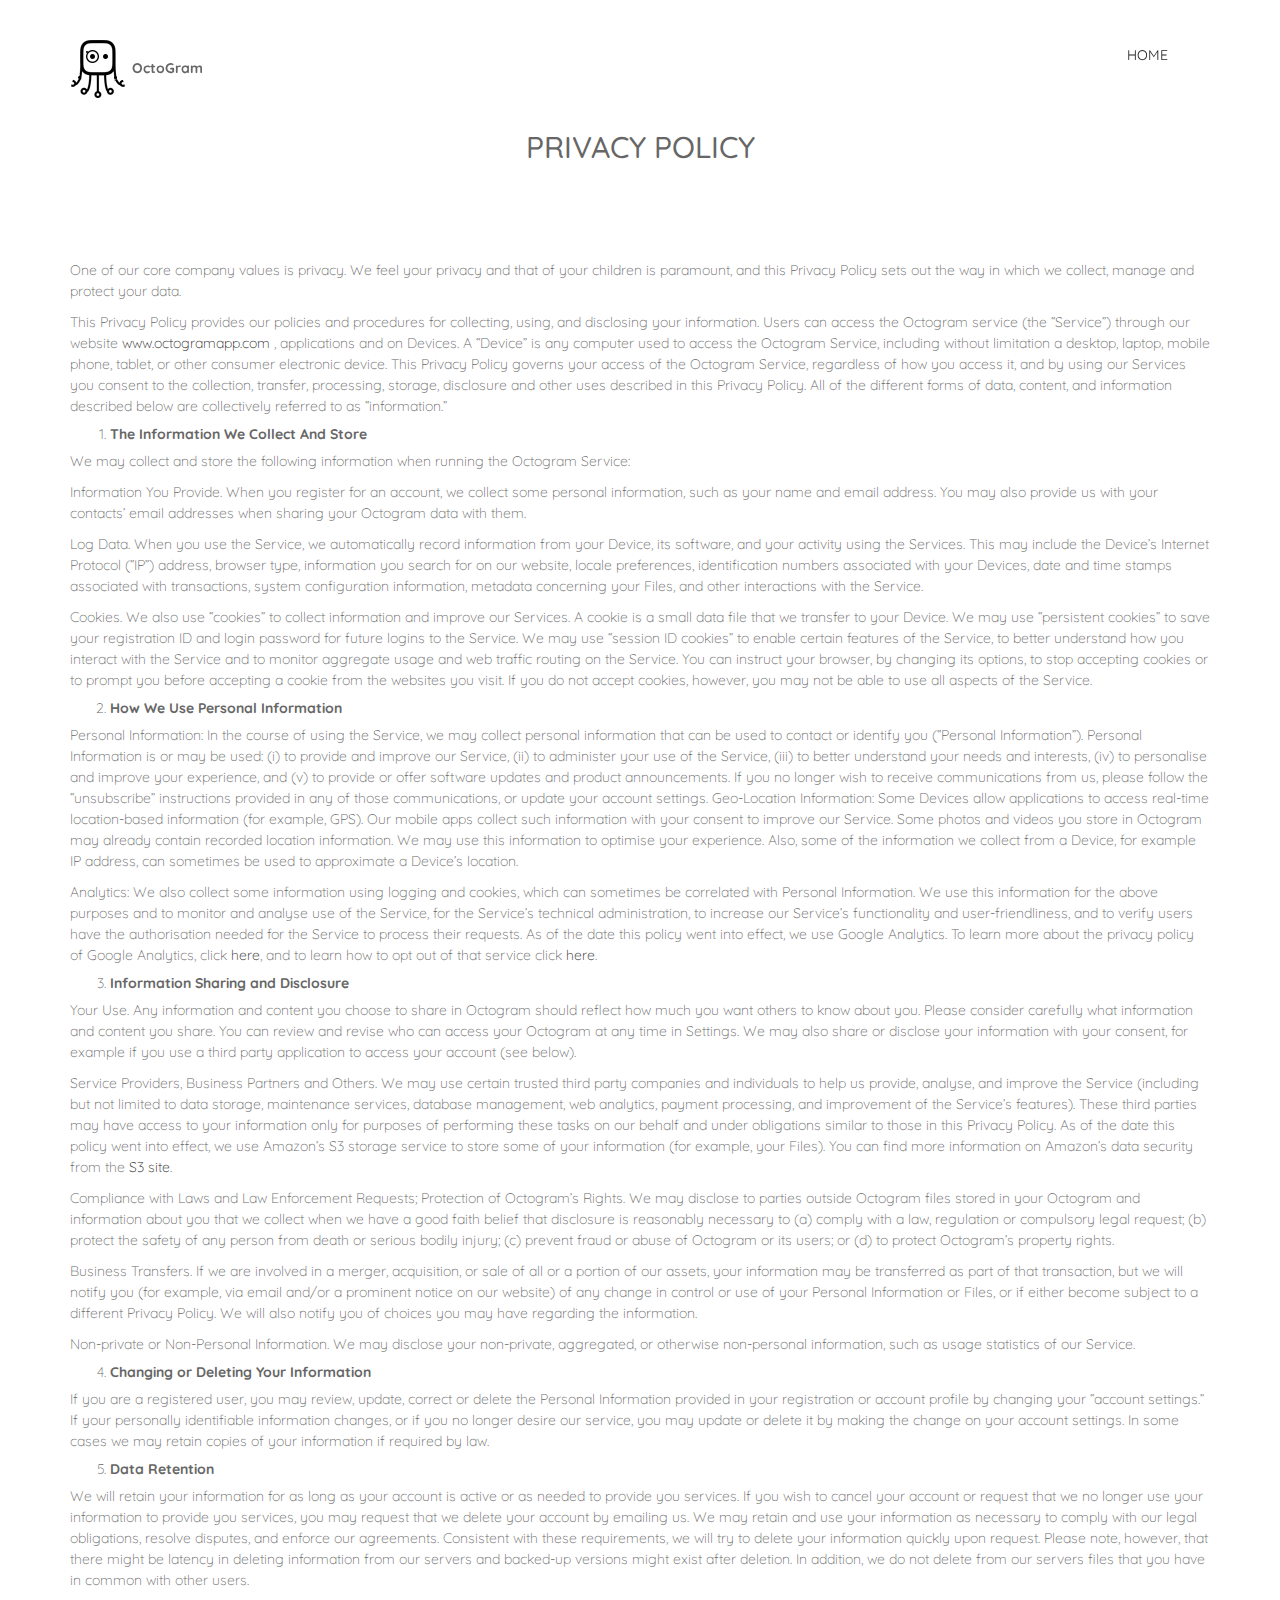
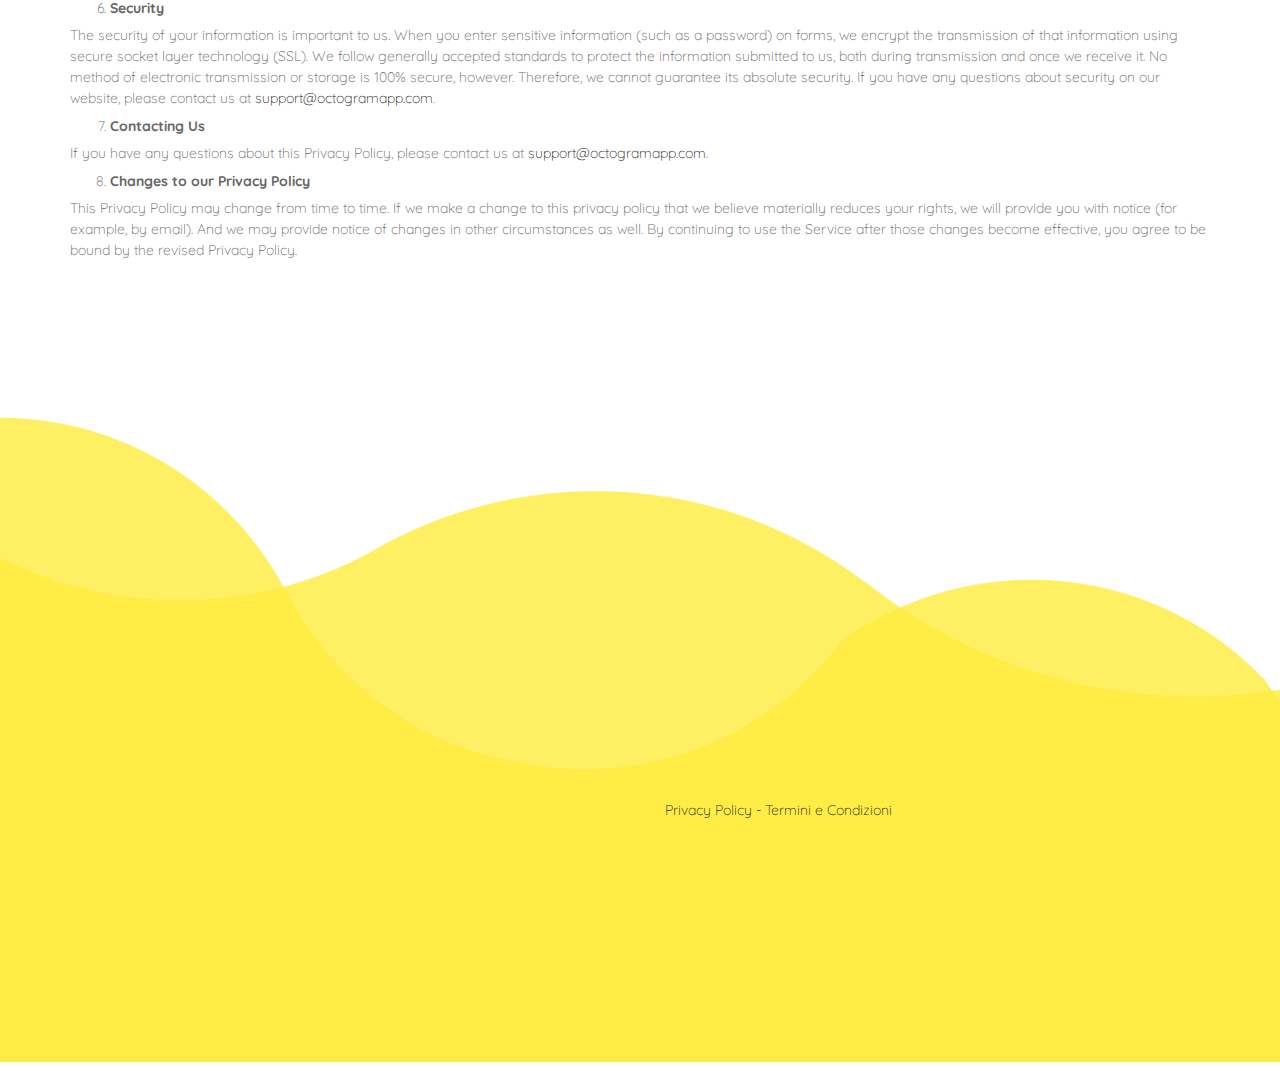
<file: Privacy Policy.html>
<!doctype html>
<html class="no-js" lang="zxx">

<head>
    <title>OCTOGRAM</title>

    <meta charset="UTF-8" />
    <meta http-equiv="X-UA-Compatible" content="IE=edge">
    <meta name="description" content="Apps Craft - Creative Agency Template by pixiefy">
    <meta name="author" content="pixiefy">
    <meta name="viewport" content="width=device-width, initial-scale=1">
    <!--	<link href="https://fonts.googleapis.com/css?family=Poppins:300,400,500,600,700" rel="stylesheet">-->
    <link href="https://fonts.googleapis.com/css?family=Quicksand:300,400,500,700" rel="stylesheet">
    <link rel="stylesheet" href="css/owl.theme.css">
    <link rel="stylesheet" href="css/owl.transitions.css">
    <link rel="stylesheet" href="css/owl.carousel.css">
    <!-- Owl Stylesheet -->
    <link rel="stylesheet" href="css/magnific-popup.css">
    <!-- Magnific PopUP Stylesheet -->
    <link rel="stylesheet" href="css/isotope.css">
    <!-- Isotope Stylesheet -->
    <link rel="stylesheet" href="css/bootstrap.min.css" />
    <!-- Bootstrap Stylesheet -->
    <link rel="stylesheet" href="css/et-lant-font.css" />
    <!-- Et-Lant Font Stylesheet -->
    <link rel="stylesheet" href="css/3dslider.css" />
    <!-- 3D Slider Stylesheet -->
    <link rel="stylesheet" href="css/animate.css" />
    <!-- Animate Stylesheet -->
    <link rel="stylesheet" href="css/material-design-iconic-font.css" />
    <!-- Iconic Font Stylesheet -->
    <link rel="stylesheet" href="style.css">
    <!-- Main Style.css Stylesheet -->
    <link rel="stylesheet" href="css/responsive.css">
    <!-- Resposive.css Stylesheet -->
</head>
<body>

<!-- Apps Craft Body Start -->
<div id="preloader"></div>

<!-- Apps Craft Main Menu -->
<header class="apps-craft-main-menu-area" id="apps-craft-menus">
    <div class="container">
        <div class="row">
            <div class="col-md-3 col-sm-3 col-xs-6">
                <div class="apps-craft-logo">

                    <img src="img/logo.png" alt="Apps Craft Logo">
                    <b>OctoGram</b>
                    </a>
                </div> <!-- .apps-craft-logo END -->
            </div>

            <div class="col-md-9 col-sm-9 col-xs-6">
                <div class="apps-craft-menu-and-serach clear-both">
                    	<span id="apps-craft-main-menu-icon">
							<div class="la-ball-elastic-dots la-2x item-generate" style="color:#fa326f">
							    <div></div>
							    <div></div>
							    <div></div>
							</div>
                    	</span>
                    <nav id="apps-craft-menu" class="apps-craft-menu">
                        <ul>
                            <li><a href="index.html">Home</a></li>

                        </ul>
                    </nav> <!-- .apps-craft-menu END -->
                </div> <!-- .apps-craft-menu-and-serach END -->
            </div>
        </div>
    </div>
</header> <!-- .apps-craft-main-menu END -->
<section class="blog-sub-header">
    <div class="container2P">
        <div class="row">
            <div class="colP">
                <center> <h2>PRIVACY POLICY</h2></center>
            </div>
            <!-- end col-12 -->
        </div>
        <!-- end row -->
    </div>
    <!-- end container -->
</section>
<div class="container">
    <div class="row" style="margin-bottom: 100px;">
        <div class="col-md-12">
            <p>One of our core company values is privacy. We feel your privacy and that of your children is paramount, and this Privacy Policy sets out the way in which we collect, manage and protect your data.</p>
            <p>This Privacy Policy provides our policies and procedures for collecting, using, and disclosing your information. Users can access the Octogram service (the “Service”) through our website&nbsp;<a href="https://www.octogramapp.com">www.octogramapp.com</a>&nbsp;, applications and on Devices. A “Device” is any computer used to access the Octogram Service, including without limitation a desktop, laptop, mobile phone, tablet, or other consumer electronic device. This Privacy Policy governs your access of the Octogram Service, regardless of how you access it, and by using our Services you consent to the collection, transfer, processing, storage, disclosure and other uses described in this Privacy Policy. All of the different forms of data, content, and information described below are collectively referred to as “information.”</p>
            <ol>
                <li><strong>The Information We Collect And Store</strong></li>
            </ol>
            <p>We may collect and store the following information when running the Octogram Service:</p>
            <p>Information You Provide. When you register for an account, we collect some personal information, such as your name and email address. You may also provide us with your contacts’ email addresses when sharing your Octogram data with them.</p>
            <p>Log Data. When you use the Service, we automatically record information from your Device, its software, and your activity using the Services. This may include the Device’s Internet Protocol (“IP”) address, browser type, information you search for on our website, locale preferences, identification numbers associated with your Devices, date and time stamps associated with transactions, system configuration information, metadata concerning your Files, and other interactions with the Service.</p>
            <p>Cookies. We also use “cookies” to collect information and improve our Services. A cookie is a small data file that we transfer to your Device. We may use “persistent cookies” to save your registration ID and login password for future logins to the Service. We may use “session ID cookies” to enable certain features of the Service, to better understand how you interact with the Service and to monitor aggregate usage and web traffic routing on the Service. You can instruct your browser, by changing its options, to stop accepting cookies or to prompt you before accepting a cookie from the websites you visit. If you do not accept cookies, however, you may not be able to use all aspects of the Service.</p>
            <ol start="2">
                <li><strong>How We Use Personal Information</strong></li>
            </ol>
            <p>Personal Information: In the course of using the Service, we may collect personal information that can be used to contact or identify you (“Personal Information”). Personal Information is or may be used: (i) to provide and improve our Service, (ii) to administer your use of the Service, (iii) to better understand your needs and interests, (iv) to personalise and improve your experience, and (v) to provide or offer software updates and product announcements. If you no longer wish to receive communications from us, please follow the “unsubscribe” instructions provided in any of those communications, or update your account settings. Geo-Location Information: Some Devices allow applications to access real-time location-based information (for example, GPS). Our mobile apps collect such information with your consent to improve our Service. Some photos and videos you store in Octogram may already contain recorded location information. We may use this information to optimise your experience. Also, some of the information we collect from a Device, for example IP address, can sometimes be used to approximate a Device’s location.</p>
            <p>Analytics: We also collect some information using logging and cookies, which can sometimes be correlated with Personal Information. We use this information for the above purposes and to monitor and analyse use of the Service, for the Service’s technical administration, to increase our Service’s functionality and user-friendliness, and to verify users have the authorisation needed for the Service to process their requests. As of the date this policy went into effect, we use Google Analytics. To learn more about the privacy policy of Google Analytics, click&nbsp;<a href="https://www.google.com/intl/en/analytics/privacyoverview.html">here</a>, and to learn how to opt out of that service click&nbsp;<a href="https://tools.google.com/dlpage/gaoptout?hl=en">here</a>.</p>
            <ol start="3">
                <li><strong>Information Sharing and Disclosure</strong></li>
            </ol>
            <p>Your Use. Any information and content you choose to share in Octogram should reflect how much you want others to know about you. Please consider carefully what information and content you share. You can review and revise who can access your Octogram at any time in Settings. We may also share or disclose your information with your consent, for example if you use a third party application to access your account (see below).</p>
            <p>Service Providers, Business Partners and Others. We may use certain trusted third party companies and individuals to help us provide, analyse, and improve the Service (including but not limited to data storage, maintenance services, database management, web analytics, payment processing, and improvement of the Service’s features). These third parties may have access to your information only for purposes of performing these tasks on our behalf and under obligations similar to those in this Privacy Policy. As of the date this policy went into effect, we use Amazon’s S3 storage service to store some of your information (for example, your Files). You can find more information on Amazon’s data security from the&nbsp;<a href="https://aws.amazon.com/articles/1697">S3 site</a>.</p>
            <p>Compliance with Laws and Law Enforcement Requests; Protection of Octogram’s Rights. We may disclose to parties outside Octogram files stored in your Octogram and information about you that we collect when we have a good faith belief that disclosure is reasonably necessary to (a) comply with a law, regulation or compulsory legal request; (b) protect the safety of any person from death or serious bodily injury; (c) prevent fraud or abuse of Octogram or its users; or (d) to protect Octogram’s property rights.</p>
            <p>Business Transfers. If we are involved in a merger, acquisition, or sale of all or a portion of our assets, your information may be transferred as part of that transaction, but we will notify you (for example, via email and/or a prominent notice on our website) of any change in control or use of your Personal Information or Files, or if either become subject to a different Privacy Policy. We will also notify you of choices you may have regarding the information.</p>
            <p>Non-private or Non-Personal Information. We may disclose your non-private, aggregated, or otherwise non-personal information, such as usage statistics of our Service.</p>
            <ol start="4">
                <li><strong>Changing or Deleting Your Information</strong></li>
            </ol>
            <p>If you are a registered user, you may review, update, correct or delete the Personal Information provided in your registration or account profile by changing your “account settings.” If your personally identifiable information changes, or if you no longer desire our service, you may update or delete it by making the change on your account settings. In some cases we may retain copies of your information if required by law.</p>
            <ol start="5">
                <li><strong>Data Retention</strong></li>
            </ol>
            <p>We will retain your information for as long as your account is active or as needed to provide you services. If you wish to cancel your account or request that we no longer use your information to provide you services, you may request that we delete your account by emailing us. We may retain and use your information as necessary to comply with our legal obligations, resolve disputes, and enforce our agreements. Consistent with these requirements, we will try to delete your information quickly upon request. Please note, however, that there might be latency in deleting information from our servers and backed-up versions might exist after deletion. In addition, we do not delete from our servers files that you have in common with other users.</p>
            <ol start="6">
                <li><strong>Security</strong></li>
            </ol>
            <p>The security of your information is important to us. When you enter sensitive information (such as a password) on forms, we encrypt the transmission of that information using secure socket layer technology (SSL). We follow generally accepted standards to protect the information submitted to us, both during transmission and once we receive it. No method of electronic transmission or storage is 100% secure, however. Therefore, we cannot guarantee its absolute security. If you have any questions about security on our website, please contact us at&nbsp;<a href="mailto:support@octogramapp.com">support@octogramapp.com</a>.</p>
            <ol start="7">
                <li><strong>Contacting Us</strong></li>
            </ol>
            <p>If you have any questions about this Privacy Policy, please contact us at&nbsp;<a href="mailto:support@octogramapp.com">support@octogramapp.com</a>.</p>
            <ol start="8">
                <li><strong>Changes to our Privacy Policy</strong></li>
            </ol>
            <p>This Privacy Policy may change from time to time. If we make a change to this privacy policy that we believe materially reduces your rights, we will provide you with notice (for example, by email). And we may provide notice of changes in other circumstances as well. By continuing to use the Service after those changes become effective, you agree to be bound by the revised Privacy Policy.</p>




            <p class="nocomments"></p>

        </div>
    </div>
</div>


<!-- Apps Craft Footer Section -->
<footer class="apps-craft-footer-section" id="apps-craft-footer" style="background-color:white; padding-bottom: 315px;">

    <div class="PP">
        <a href="http://www.octogramapp.com/privacy-policy/" target="blank">Privacy Policy</a><a href="http://www.octogramapp.com/termini-e-condizioni" target="blank"> - Termini e Condizioni</a>
    </div>
</footer> <!-- .apps-craft-footer-section END -->

<!-- js File Start -->

<script type="text/javascript" src="js/jquery-3.1.1.min.js"></script>
<!-- jquery-3.1.1.min.js -->
<script type="text/javascript" src="js/jquery.ajaxchimp.min.js"></script>
<!--jquery.ajaxchimp.min.js  -->
<script type="text/javascript" src="js/jquery.easing.1.3.js"></script>
<!--jquery.easing.1.3.js  -->
<script type="text/javascript" src="js/bootstrap.min.js"></script>
<!-- bootstrap.min.js -->
<script src="js/owl.carousel.min.js"></script>
<!-- owl.carousel.min.js -->
<script src="js/isotope.pkgd.min.js"></script>
<!-- isotope.pkgd.min.js -->
<script src="js/jquery.magnific-popup.min.js"></script>
<!-- jquery.magnific-popup.min.js -->
<script src="js/skrollr.min.js"></script>
<!-- skrollr.min.js -->
<script src="js/utils.js"></script>
<!-- utils.js -->
<script src="js/jquery.parallax.js"></script>
<!-- jquery.parallax.js -->
<script src="js/wow.js"></script>
<!-- wow.js -->
<script src="js/jquery.tubular.1.0.js"></script>
<!-- jquery.tubular.1.0.js -->

<script src="js/main.js"></script>
<!-- main.js -->

</body>

<!-- Mirrored from pixiefy.com/themes/apps-craft/html/index.html by HTTrack Website Copier/3.x [XR&CO'2014], Wed, 11 Oct 2017 10:49:24 GMT -->

</html>
</file>
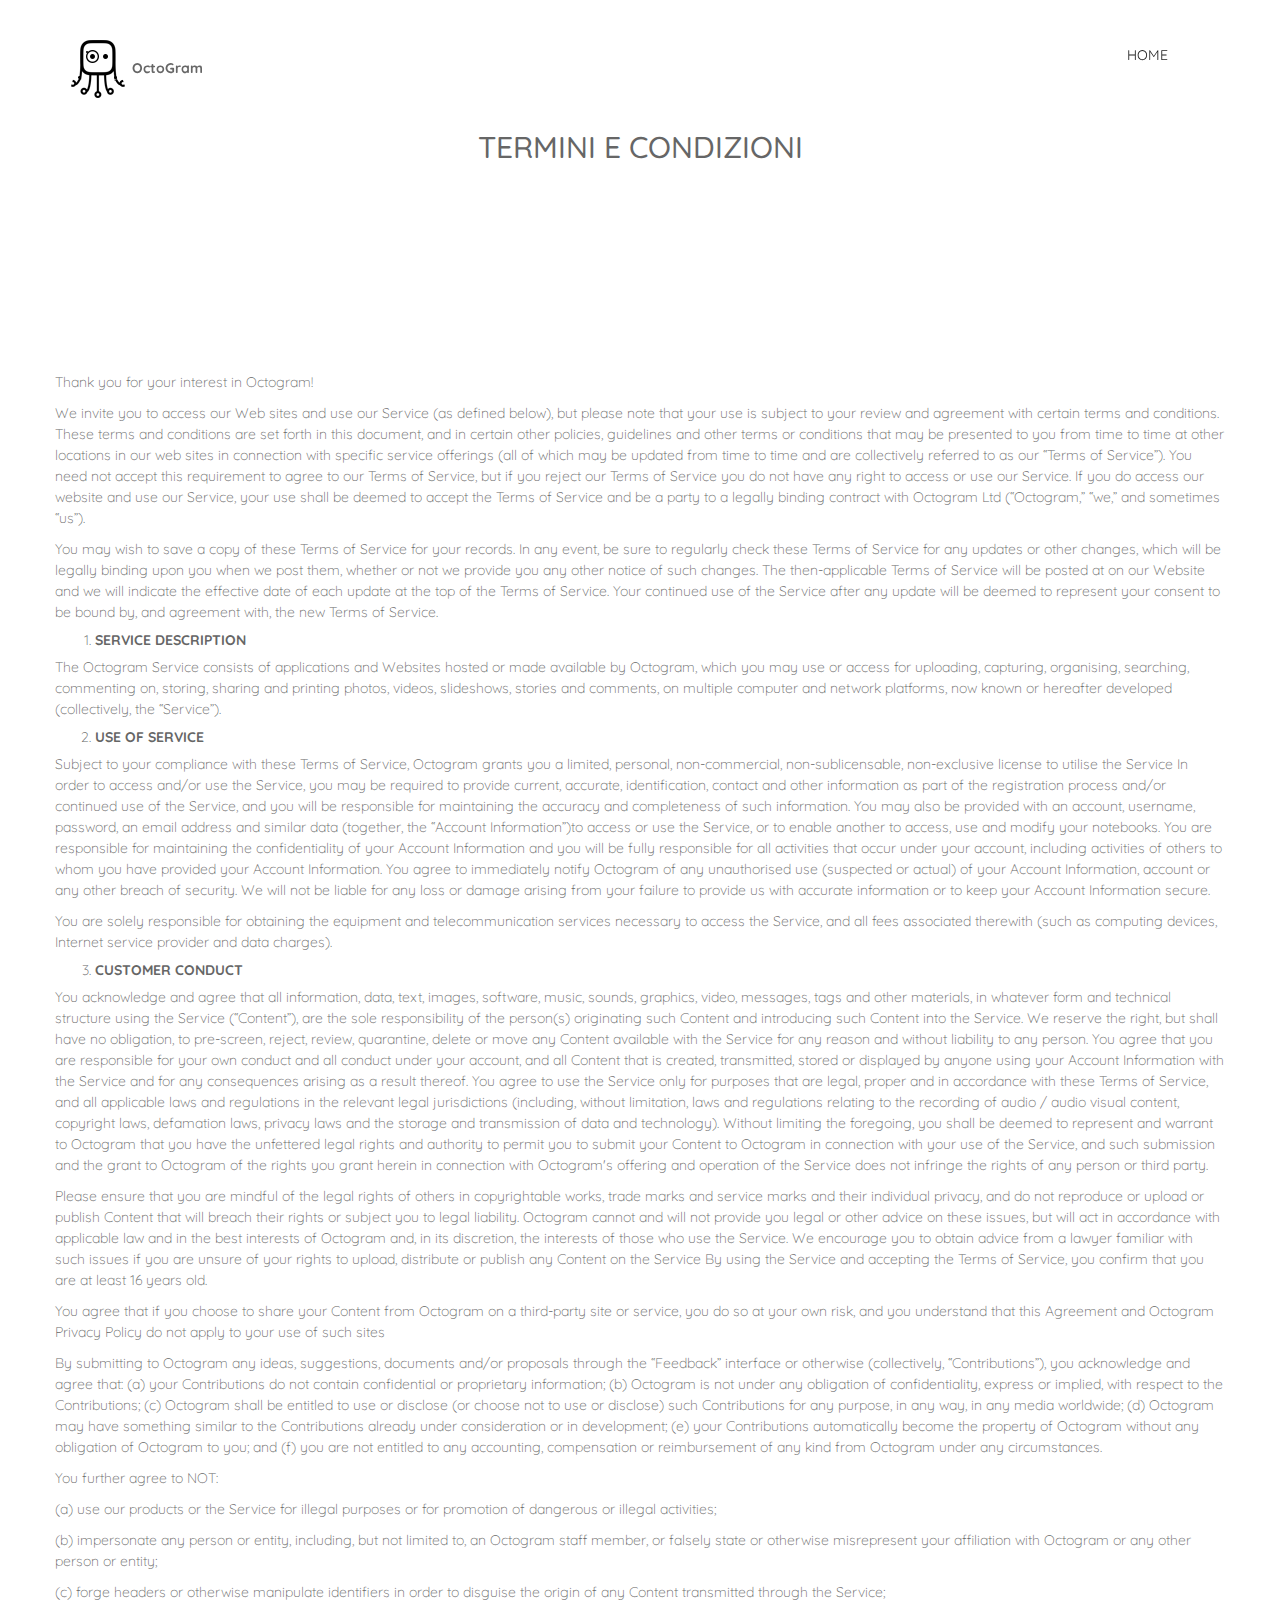
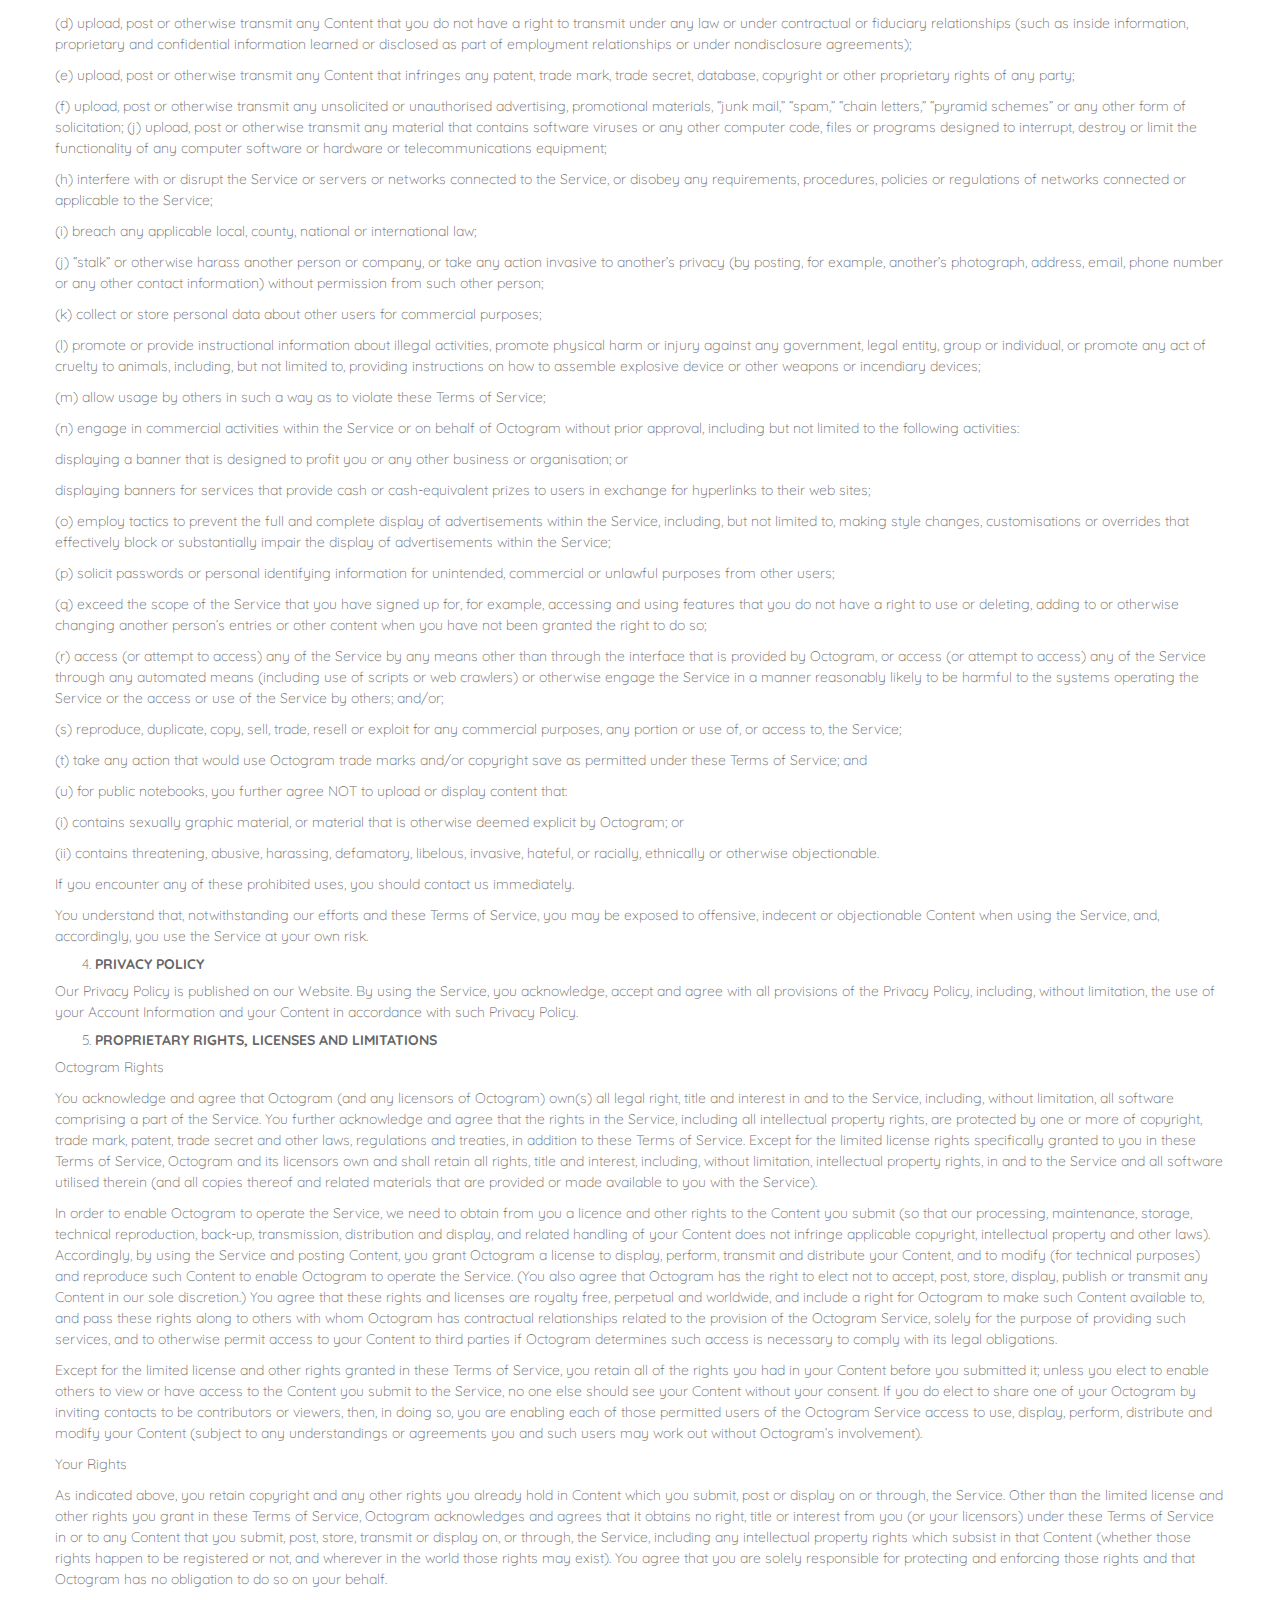
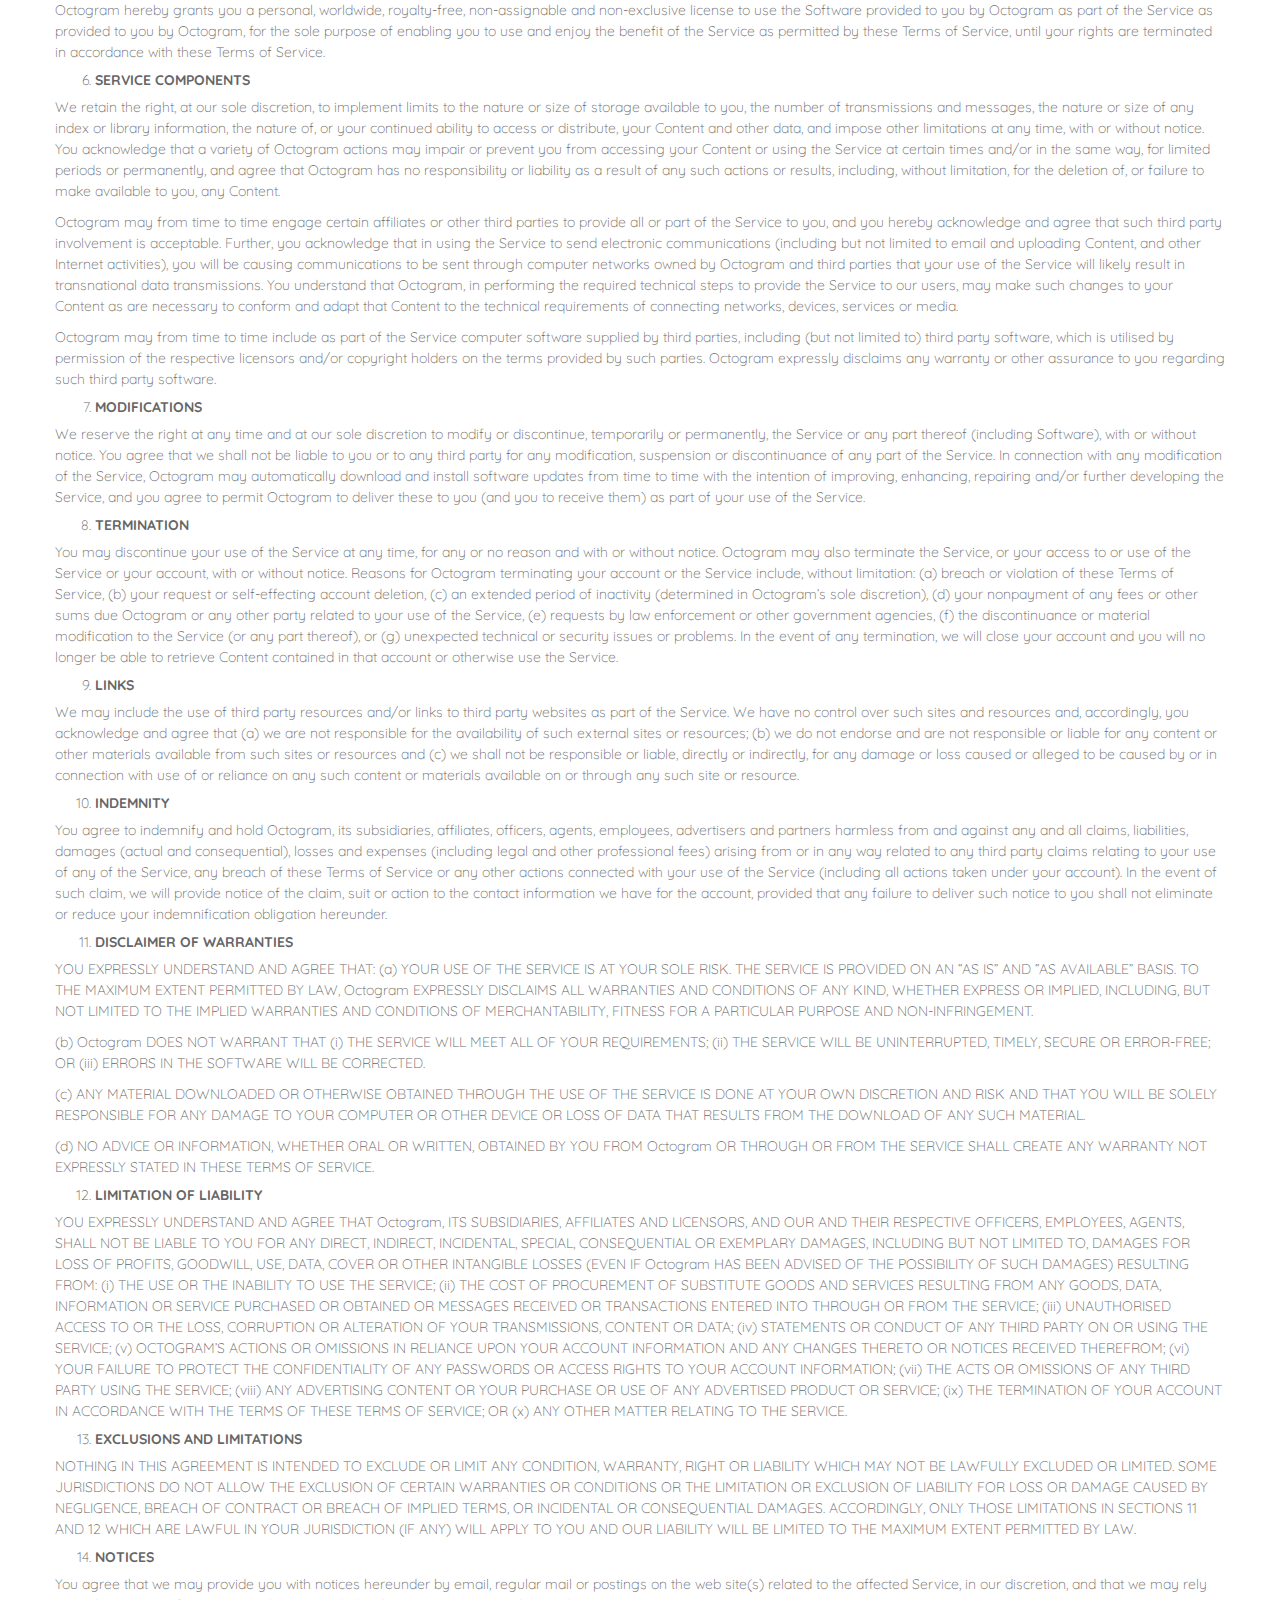
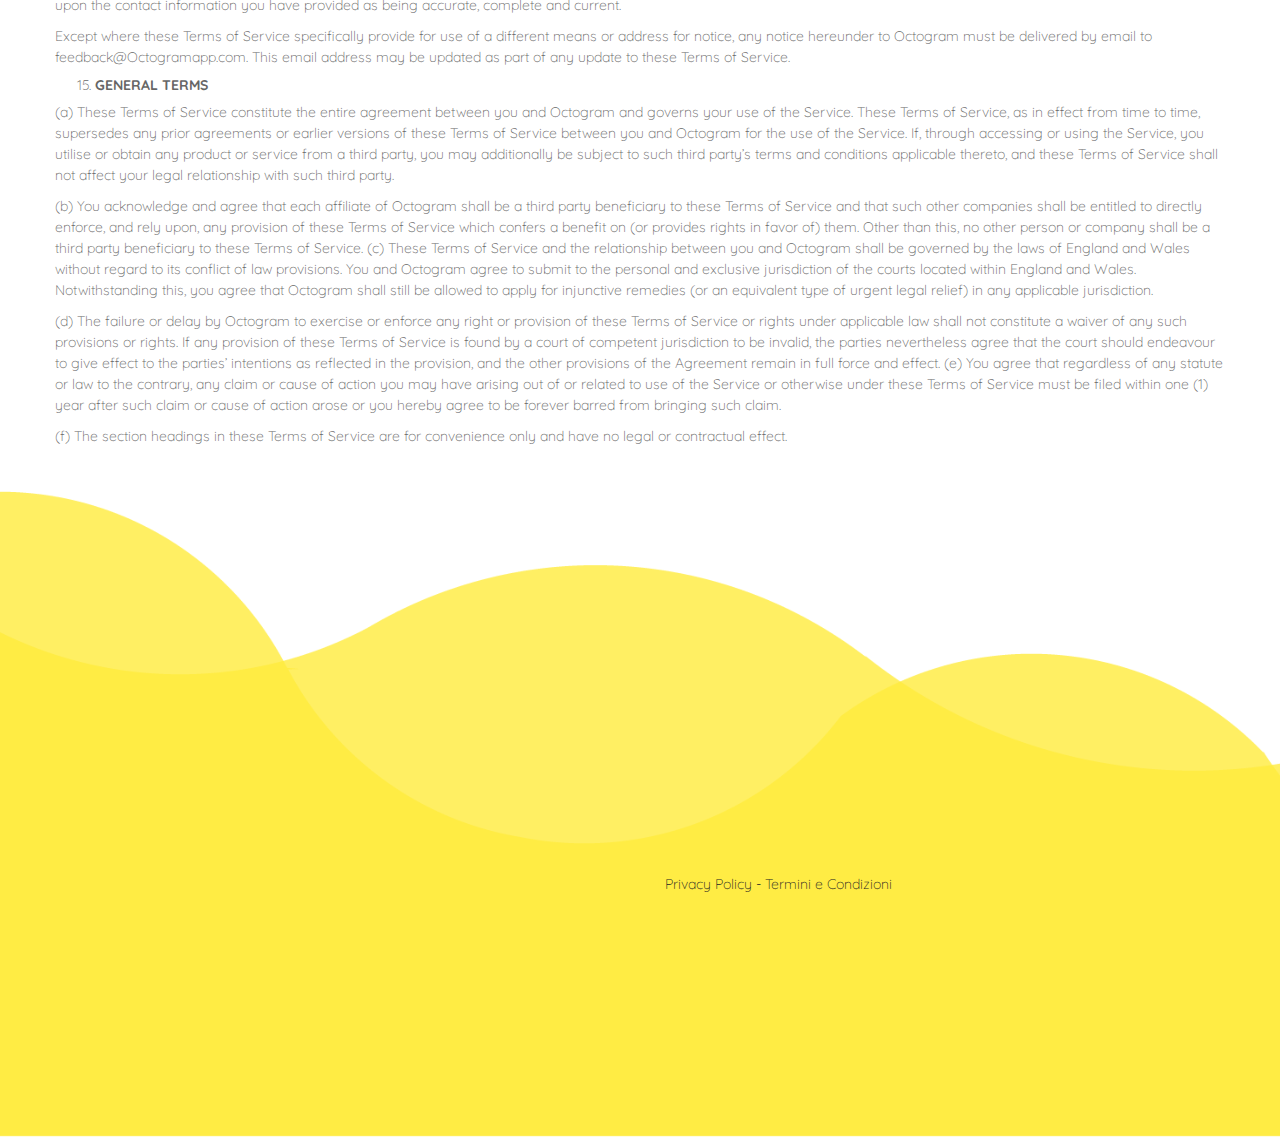
<file: Termini e condizioni.html>
<!doctype html>
<html class="no-js" lang="zxx">

<head>
    <title>OCTOGRAM</title>

    <meta charset="UTF-8" />
    <meta http-equiv="X-UA-Compatible" content="IE=edge">
    <meta name="description" content="Apps Craft - Creative Agency Template by pixiefy">
    <meta name="author" content="pixiefy">
    <meta name="viewport" content="width=device-width, initial-scale=1">
    <!--	<link href="https://fonts.googleapis.com/css?family=Poppins:300,400,500,600,700" rel="stylesheet">-->
    <link href="https://fonts.googleapis.com/css?family=Quicksand:300,400,500,700" rel="stylesheet">
    <link rel="stylesheet" href="css/owl.theme.css">
    <link rel="stylesheet" href="css/owl.transitions.css">
    <link rel="stylesheet" href="css/owl.carousel.css">
    <!-- Owl Stylesheet -->
    <link rel="stylesheet" href="css/magnific-popup.css">
    <!-- Magnific PopUP Stylesheet -->
    <link rel="stylesheet" href="css/isotope.css">
    <!-- Isotope Stylesheet -->
    <link rel="stylesheet" href="css/bootstrap.min.css" />
    <!-- Bootstrap Stylesheet -->
    <link rel="stylesheet" href="css/et-lant-font.css" />
    <!-- Et-Lant Font Stylesheet -->
    <link rel="stylesheet" href="css/3dslider.css" />
    <!-- 3D Slider Stylesheet -->
    <link rel="stylesheet" href="css/animate.css" />
    <!-- Animate Stylesheet -->
    <link rel="stylesheet" href="css/material-design-iconic-font.css" />
    <!-- Iconic Font Stylesheet -->
    <link rel="stylesheet" href="style.css">
    <!-- Main Style.css Stylesheet -->
    <link rel="stylesheet" href="css/responsive.css">
    <!-- Resposive.css Stylesheet -->
</head>
<body>

<!-- Apps Craft Body Start -->
<div id="preloader"></div>

<!-- Apps Craft Main Menu -->
<header class="apps-craft-main-menu-area" id="apps-craft-menus">
    <div class="container">
        <div class="row">
            <div class="col-md-3 col-sm-3 col-xs-6">
                <div class="apps-craft-logo">

                    <img src="img/logo.png" alt="Apps Craft Logo">
                    <b>OctoGram</b>
                    </a>
                </div> <!-- .apps-craft-logo END -->
            </div>

            <div class="col-md-9 col-sm-9 col-xs-6">
                <div class="apps-craft-menu-and-serach clear-both">
                    	<span id="apps-craft-main-menu-icon">
							<div class="la-ball-elastic-dots la-2x item-generate" style="color:#fa326f">
							    <div></div>
							    <div></div>
							    <div></div>
							</div>
                    	</span>
                    <nav id="apps-craft-menu" class="apps-craft-menu">
                        <ul>
                            <li><a href="index.html">Home</a></li>

                        </ul>
                    </nav> <!-- .apps-craft-menu END -->
                </div> <!-- .apps-craft-menu-and-serach END -->
            </div>
        </div>
    </div>
</header> <!-- .apps-craft-main-menu END -->
<section class="blog-sub-header">
    <div class="container2P">
        <div class="row">
            <div class="colP">
                <center> <h2>TERMINI E CONDIZIONI</h2></center>
            </div>
            <!-- end col-12 -->
        </div>
        <!-- end row -->
    </div>
    <!-- end container -->
</section>
<div class="container">
    <div class="row" style="margin-bottom: 100px;">
        <div class="colP">
            <p>Thank you for your interest in Octogram!</p>
            <p>We invite you to access our Web sites and use our Service (as defined below), but please note that your use is subject to your review and agreement with certain terms and conditions. These terms and conditions are set forth in this document, and in certain other policies, guidelines and other terms or conditions that may be presented to you from time to time at other locations in our web sites in connection with specific service offerings (all of which may be updated from time to time and are collectively referred to as our “Terms of Service”). You need not accept this requirement to agree to our Terms of Service, but if you reject our Terms of Service you do not have any right to access or use our Service. If you do access our website and use our Service, your use shall be deemed to accept the Terms of Service and be a party to a legally binding contract with Octogram  Ltd (“Octogram,” “we,” and sometimes “us”).</p>
            <p>You may wish to save a copy of these Terms of Service for your records. In any event, be sure to regularly check these Terms of Service for any updates or other changes, which will be legally binding upon you when we post them, whether or not we provide you any other notice of such changes. The then-applicable Terms of Service will be posted at on our Website and we will indicate the effective date of each update at the top of the Terms of Service. Your continued use of the Service after any update will be deemed to represent your consent to be bound by, and agreement with, the new Terms of Service.</p>
            <ol>
                <li><strong>SERVICE DESCRIPTION</strong></li>
            </ol>
            <p>The Octogram Service consists of applications and Websites hosted or made available by Octogram, which you may use or access for uploading, capturing, organising, searching, commenting on, storing, sharing and printing photos, videos, slideshows, stories and comments, on multiple computer and network platforms, now known or hereafter developed (collectively, the “Service”).</p>
            <ol start="2">
                <li><strong>USE OF SERVICE</strong></li>
            </ol>
            <p>Subject to your compliance with these Terms of Service, Octogram grants you a limited, personal, non-commercial, non-sublicensable, non-exclusive license to utilise the Service In order to access and/or use the Service, you may be required to provide current, accurate, identification, contact and other information as part of the registration process and/or continued use of the Service, and you will be responsible for maintaining the accuracy and completeness of such information. You may also be provided with an account, username, password, an email address and similar data (together, the “Account Information”)to access or use the Service, or to enable another to access, use and modify your notebooks. You are responsible for maintaining the confidentiality of your Account Information and you will be fully responsible for all activities that occur under your account, including activities of others to whom you have provided your Account Information. You agree to immediately notify Octogram of any unauthorised use (suspected or actual) of your Account Information, account or any other breach of security. We will not be liable for any loss or damage arising from your failure to provide us with accurate information or to keep your Account Information secure.</p>
            <p>You are solely responsible for obtaining the equipment and telecommunication services necessary to access the Service, and all fees associated therewith (such as computing devices, Internet service provider and data charges).</p>
            <ol start="3">
                <li><strong>CUSTOMER CONDUCT</strong></li>
            </ol>
            <p>You acknowledge and agree that all information, data, text, images, software, music, sounds, graphics, video, messages, tags and other materials, in whatever form and technical structure using the Service (“Content”), are the sole responsibility of the person(s) originating such Content and introducing such Content into the Service. We reserve the right, but shall have no obligation, to pre-screen, reject, review, quarantine, delete or move any Content available with the Service for any reason and without liability to any person. You agree that you are responsible for your own conduct and all conduct under your account, and all Content that is created, transmitted, stored or displayed by anyone using your Account Information with the Service and for any consequences arising as a result thereof. You agree to use the Service only for purposes that are legal, proper and in accordance with these Terms of Service, and all applicable laws and regulations in the relevant legal jurisdictions (including, without limitation, laws and regulations relating to the recording of audio / audio visual content, copyright laws, defamation laws, privacy laws and the storage and transmission of data and technology). Without limiting the foregoing, you shall be deemed to represent and warrant to Octogram that you have the unfettered legal rights and authority to permit you to submit your Content to Octogram in connection with your use of the Service, and such submission and the grant to Octogram of the rights you grant herein in connection with Octogram's offering and operation of the Service does not infringe the rights of any person or third party.</p>
            <p>Please ensure that you are mindful of the legal rights of others in copyrightable works, trade marks and service marks and their individual privacy, and do not reproduce or upload or publish Content that will breach their rights or subject you to legal liability. Octogram cannot and will not provide you legal or other advice on these issues, but will act in accordance with applicable law and in the best interests of Octogram and, in its discretion, the interests of those who use the Service. We encourage you to obtain advice from a lawyer familiar with such issues if you are unsure of your rights to upload, distribute or publish any Content on the Service By using the Service and accepting the Terms of Service, you confirm that you are at least 16 years old.</p>
            <p>You agree that if you choose to share your Content from Octogram on a third-party site or service, you do so at your own risk, and you understand that this Agreement and Octogram Privacy Policy do not apply to your use of such sites</p>
            <p>By submitting to Octogram any ideas, suggestions, documents and/or proposals through the “Feedback” interface or otherwise (collectively, “Contributions”), you acknowledge and agree that: (a) your Contributions do not contain confidential or proprietary information; (b) Octogram is not under any obligation of confidentiality, express or implied, with respect to the Contributions; (c) Octogram  shall be entitled to use or disclose (or choose not to use or disclose) such Contributions for any purpose, in any way, in any media worldwide; (d) Octogram  may have something similar to the Contributions already under consideration or in development; (e) your Contributions automatically become the property of Octogram  without any obligation of Octogram to you; and (f) you are not entitled to any accounting, compensation or reimbursement of any kind from Octogram under any circumstances.</p>
            <p>You further agree to NOT:</p>
            <p>(a) use our products or the Service for illegal purposes or for promotion of dangerous or illegal activities;</p>
            <p>(b) impersonate any person or entity, including, but not limited to, an Octogram staff member, or falsely state or otherwise misrepresent your affiliation with Octogram or any other person or entity;</p>
            <p>(c) forge headers or otherwise manipulate identifiers in order to disguise the origin of any Content transmitted through the Service;</p>
            <p>(d) upload, post or otherwise transmit any Content that you do not have a right to transmit under any law or under contractual or fiduciary relationships (such as inside information, proprietary and confidential information learned or disclosed as part of employment relationships or under nondisclosure agreements);</p>
            <p>(e) upload, post or otherwise transmit any Content that infringes any patent, trade mark, trade secret, database, copyright or other proprietary rights of any party;</p>
            <p>(f) upload, post or otherwise transmit any unsolicited or unauthorised advertising, promotional materials, “junk mail,” “spam,” “chain letters,” “pyramid schemes” or any other form of solicitation; (j) upload, post or otherwise transmit any material that contains software viruses or any other computer code, files or programs designed to interrupt, destroy or limit the functionality of any computer software or hardware or telecommunications equipment;</p>
            <p>(h) interfere with or disrupt the Service or servers or networks connected to the Service, or disobey any requirements, procedures, policies or regulations of networks connected or applicable to the Service;</p>
            <p>(i) breach any applicable local, county, national or international law;</p>
            <p>(j) “stalk” or otherwise harass another person or company, or take any action invasive to another’s privacy (by posting, for example, another’s photograph, address, email, phone number or any other contact information) without permission from such other person;</p>
            <p>(k) collect or store personal data about other users for commercial purposes;</p>
            <p>(l) promote or provide instructional information about illegal activities, promote physical harm or injury against any government, legal entity, group or individual, or promote any act of cruelty to animals, including, but not limited to, providing instructions on how to assemble explosive device or other weapons or incendiary devices;</p>
            <p>(m) allow usage by others in such a way as to violate these Terms of Service;</p>
            <p>(n) engage in commercial activities within the Service or on behalf of Octogram without prior approval, including but not limited to the following activities:</p>
            <p>displaying a banner that is designed to profit you or any other business or organisation; or</p>
            <p>displaying banners for services that provide cash or cash-equivalent prizes to users in exchange for hyperlinks to their web sites;</p>
            <p>(o) employ tactics to prevent the full and complete display of advertisements within the Service, including, but not limited to, making style changes, customisations or overrides that effectively block or substantially impair the display of advertisements within the Service;</p>
            <p>(p) solicit passwords or personal identifying information for unintended, commercial or unlawful purposes from other users;</p>
            <p>(q) exceed the scope of the Service that you have signed up for, for example, accessing and using features that you do not have a right to use or deleting, adding to or otherwise changing another person’s entries or other content when you have not been granted the right to do so;</p>
            <p>(r) access (or attempt to access) any of the Service by any means other than through the interface that is provided by Octogram, or access (or attempt to access) any of the Service through any automated means (including use of scripts or web crawlers) or otherwise engage the Service in a manner reasonably likely to be harmful to the systems operating the Service or the access or use of the Service by others; and/or;</p>
            <p>(s) reproduce, duplicate, copy, sell, trade, resell or exploit for any commercial purposes, any portion or use of, or access to, the Service;</p>
            <p>(t) take any action that would use Octogram trade marks and/or copyright save as permitted under these Terms of Service; and</p>
            <p>(u) for public notebooks, you further agree NOT to upload or display content that:</p>
            <p>(i) contains sexually graphic material, or material that is otherwise deemed explicit by Octogram; or</p>
            <p>(ii) contains threatening, abusive, harassing, defamatory, libelous, invasive, hateful, or racially, ethnically or otherwise objectionable.</p>
            <p>If you encounter any of these prohibited uses, you should contact us immediately.</p>
            <p>You understand that, notwithstanding our efforts and these Terms of Service, you may be exposed to offensive, indecent or objectionable Content when using the Service, and, accordingly, you use the Service at your own risk.</p>
            <ol start="4">
                <li><strong>PRIVACY POLICY</strong></li>
            </ol>
            <p>Our Privacy Policy is published on our Website. By using the Service, you acknowledge, accept and agree with all provisions of the Privacy Policy, including, without limitation, the use of your Account Information and your Content in accordance with such Privacy Policy.</p>
            <ol start="5">
                <li><strong>PROPRIETARY RIGHTS, LICENSES AND LIMITATIONS</strong></li>
            </ol>
            <p>Octogram Rights</p>
            <p>You acknowledge and agree that Octogram (and any licensors of Octogram) own(s) all legal right, title and interest in and to the Service, including, without limitation, all software comprising a part of the Service. You further acknowledge and agree that the rights in the Service, including all intellectual property rights, are protected by one or more of copyright, trade mark, patent, trade secret and other laws, regulations and treaties, in addition to these Terms of Service. Except for the limited license rights specifically granted to you in these Terms of Service, Octogram and its licensors own and shall retain all rights, title and interest, including, without limitation, intellectual property rights, in and to the Service and all software utilised therein (and all copies thereof and related materials that are provided or made available to you with the Service).</p>
            <p>In order to enable Octogram to operate the Service, we need to obtain from you a licence and other rights to the Content you submit (so that our processing, maintenance, storage, technical reproduction, back-up, transmission, distribution and display, and related handling of your Content does not infringe applicable copyright, intellectual property and other laws). Accordingly, by using the Service and posting Content, you grant Octogram a license to display, perform, transmit and distribute your Content, and to modify (for technical purposes) and reproduce such Content to enable Octogram to operate the Service. (You also agree that Octogram has the right to elect not to accept, post, store, display, publish or transmit any Content in our sole discretion.) You agree that these rights and licenses are royalty free, perpetual and worldwide, and include a right for Octogram to make such Content available to, and pass these rights along to others with whom Octogram has contractual relationships related to the provision of the Octogram Service, solely for the purpose of providing such services, and to otherwise permit access to your Content to third parties if Octogram determines such access is necessary to comply with its legal obligations.</p>
            <p>Except for the limited license and other rights granted in these Terms of Service, you retain all of the rights you had in your Content before you submitted it; unless you elect to enable others to view or have access to the Content you submit to the Service, no one else should see your Content without your consent. If you do elect to share one of your Octogram by inviting contacts to be contributors or viewers, then, in doing so, you are enabling each of those permitted users of the Octogram Service access to use, display, perform, distribute and modify your Content (subject to any understandings or agreements you and such users may work out without Octogram’s involvement).</p>
            <p>Your Rights</p>
            <p>As indicated above, you retain copyright and any other rights you already hold in Content which you submit, post or display on or through, the Service. Other than the limited license and other rights you grant in these Terms of Service, Octogram acknowledges and agrees that it obtains no right, title or interest from you (or your licensors) under these Terms of Service in or to any Content that you submit, post, store, transmit or display on, or through, the Service, including any intellectual property rights which subsist in that Content (whether those rights happen to be registered or not, and wherever in the world those rights may exist). You agree that you are solely responsible for protecting and enforcing those rights and that Octogram has no obligation to do so on your behalf.</p>
            <p>Octogram hereby grants you a personal, worldwide, royalty-free, non-assignable and non-exclusive license to use the Software provided to you by Octogram as part of the Service as provided to you by Octogram, for the sole purpose of enabling you to use and enjoy the benefit of the Service as permitted by these Terms of Service, until your rights are terminated in accordance with these Terms of Service.</p>
            <ol start="6">
                <li><strong>SERVICE COMPONENTS</strong></li>
            </ol>
            <p>We retain the right, at our sole discretion, to implement limits to the nature or size of storage available to you, the number of transmissions and messages, the nature or size of any index or library information, the nature of, or your continued ability to access or distribute, your Content and other data, and impose other limitations at any time, with or without notice. You acknowledge that a variety of Octogram actions may impair or prevent you from accessing your Content or using the Service at certain times and/or in the same way, for limited periods or permanently, and agree that Octogram has no responsibility or liability as a result of any such actions or results, including, without limitation, for the deletion of, or failure to make available to you, any Content.</p>
            <p>Octogram may from time to time engage certain affiliates or other third parties to provide all or part of the Service to you, and you hereby acknowledge and agree that such third party involvement is acceptable. Further, you acknowledge that in using the Service to send electronic communications (including but not limited to email and uploading Content, and other Internet activities), you will be causing communications to be sent through computer networks owned by Octogram and third parties that your use of the Service will likely result in transnational data transmissions. You understand that Octogram, in performing the required technical steps to provide the Service to our users, may make such changes to your Content as are necessary to conform and adapt that Content to the technical requirements of connecting networks, devices, services or media.</p>
            <p>Octogram may from time to time include as part of the Service computer software supplied by third parties, including (but not limited to) third party software, which is utilised by permission of the respective licensors and/or copyright holders on the terms provided by such parties. Octogram expressly disclaims any warranty or other assurance to you regarding such third party software.</p>
            <ol start="7">
                <li><strong>MODIFICATIONS</strong></li>
            </ol>
            <p>We reserve the right at any time and at our sole discretion to modify or discontinue, temporarily or permanently, the Service or any part thereof (including Software), with or without notice. You agree that we shall not be liable to you or to any third party for any modification, suspension or discontinuance of any part of the Service. In connection with any modification of the Service, Octogram may automatically download and install software updates from time to time with the intention of improving, enhancing, repairing and/or further developing the Service, and you agree to permit Octogram to deliver these to you (and you to receive them) as part of your use of the Service.</p>
            <ol start="8">
                <li><strong>TERMINATION</strong></li>
            </ol>
            <p>You may discontinue your use of the Service at any time, for any or no reason and with or without notice. Octogram may also terminate the Service, or your access to or use of the Service or your account, with or without notice. Reasons for Octogram terminating your account or the Service include, without limitation: (a) breach or violation of these Terms of Service, (b) your request or self-effecting account deletion, (c) an extended period of inactivity (determined in Octogram’s sole discretion), (d) your nonpayment of any fees or other sums due Octogram or any other party related to your use of the Service, (e) requests by law enforcement or other government agencies, (f) the discontinuance or material modification to the Service (or any part thereof), or (g) unexpected technical or security issues or problems. In the event of any termination, we will close your account and you will no longer be able to retrieve Content contained in that account or otherwise use the Service.</p>
            <ol start="9">
                <li><strong>LINKS</strong></li>
            </ol>
            <p>We may include the use of third party resources and/or links to third party websites as part of the Service. We have no control over such sites and resources and, accordingly, you acknowledge and agree that (a) we are not responsible for the availability of such external sites or resources; (b) we do not endorse and are not responsible or liable for any content or other materials available from such sites or resources and (c) we shall not be responsible or liable, directly or indirectly, for any damage or loss caused or alleged to be caused by or in connection with use of or reliance on any such content or materials available on or through any such site or resource.</p>
            <ol start="10">
                <li><strong>INDEMNITY</strong></li>
            </ol>
            <p>You agree to indemnify and hold Octogram, its subsidiaries, affiliates, officers, agents, employees, advertisers and partners harmless from and against any and all claims, liabilities, damages (actual and consequential), losses and expenses (including legal and other professional fees) arising from or in any way related to any third party claims relating to your use of any of the Service, any breach of these Terms of Service or any other actions connected with your use of the Service (including all actions taken under your account). In the event of such claim, we will provide notice of the claim, suit or action to the contact information we have for the account, provided that any failure to deliver such notice to you shall not eliminate or reduce your indemnification obligation hereunder.</p>
            <ol start="11">
                <li><strong>DISCLAIMER OF WARRANTIES</strong></li>
            </ol>
            <p>YOU EXPRESSLY UNDERSTAND AND AGREE THAT: (a) YOUR USE OF THE SERVICE IS AT YOUR SOLE RISK. THE SERVICE IS PROVIDED ON AN “AS IS” AND “AS AVAILABLE” BASIS. TO THE MAXIMUM EXTENT PERMITTED BY LAW, Octogram EXPRESSLY DISCLAIMS ALL WARRANTIES AND CONDITIONS OF ANY KIND, WHETHER EXPRESS OR IMPLIED, INCLUDING, BUT NOT LIMITED TO THE IMPLIED WARRANTIES AND CONDITIONS OF MERCHANTABILITY, FITNESS FOR A PARTICULAR PURPOSE AND NON-INFRINGEMENT.</p>
            <p>(b) Octogram DOES NOT WARRANT THAT (i) THE SERVICE WILL MEET ALL OF YOUR REQUIREMENTS; (ii) THE SERVICE WILL BE UNINTERRUPTED, TIMELY, SECURE OR ERROR-FREE; OR (iii) ERRORS IN THE SOFTWARE WILL BE CORRECTED.</p>
            <p>(c) ANY MATERIAL DOWNLOADED OR OTHERWISE OBTAINED THROUGH THE USE OF THE SERVICE IS DONE AT YOUR OWN DISCRETION AND RISK AND THAT YOU WILL BE SOLELY RESPONSIBLE FOR ANY DAMAGE TO YOUR COMPUTER OR OTHER DEVICE OR LOSS OF DATA THAT RESULTS FROM THE DOWNLOAD OF ANY SUCH MATERIAL.</p>
            <p>(d) NO ADVICE OR INFORMATION, WHETHER ORAL OR WRITTEN, OBTAINED BY YOU FROM Octogram OR THROUGH OR FROM THE SERVICE SHALL CREATE ANY WARRANTY NOT EXPRESSLY STATED IN THESE TERMS OF SERVICE.</p>
            <ol start="12">
                <li><strong>LIMITATION OF LIABILITY</strong></li>
            </ol>
            <p>YOU EXPRESSLY UNDERSTAND AND AGREE THAT Octogram, ITS SUBSIDIARIES, AFFILIATES AND LICENSORS, AND OUR AND THEIR RESPECTIVE OFFICERS, EMPLOYEES, AGENTS, SHALL NOT BE LIABLE TO YOU FOR ANY DIRECT, INDIRECT, INCIDENTAL, SPECIAL, CONSEQUENTIAL OR EXEMPLARY DAMAGES, INCLUDING BUT NOT LIMITED TO, DAMAGES FOR LOSS OF PROFITS, GOODWILL, USE, DATA, COVER OR OTHER INTANGIBLE LOSSES (EVEN IF Octogram HAS BEEN ADVISED OF THE POSSIBILITY OF SUCH DAMAGES) RESULTING FROM: (i) THE USE OR THE INABILITY TO USE THE SERVICE; (ii) THE COST OF PROCUREMENT OF SUBSTITUTE GOODS AND SERVICES RESULTING FROM ANY GOODS, DATA, INFORMATION OR SERVICE PURCHASED OR OBTAINED OR MESSAGES RECEIVED OR TRANSACTIONS ENTERED INTO THROUGH OR FROM THE SERVICE; (iii) UNAUTHORISED ACCESS TO OR THE LOSS, CORRUPTION OR ALTERATION OF YOUR TRANSMISSIONS, CONTENT OR DATA; (iv) STATEMENTS OR CONDUCT OF ANY THIRD PARTY ON OR USING THE SERVICE; (v) OCTOGRAM’S ACTIONS OR OMISSIONS IN RELIANCE UPON YOUR ACCOUNT INFORMATION AND ANY CHANGES THERETO OR NOTICES RECEIVED THEREFROM; (vi) YOUR FAILURE TO PROTECT THE CONFIDENTIALITY OF ANY PASSWORDS OR ACCESS RIGHTS TO YOUR ACCOUNT INFORMATION; (vii) THE ACTS OR OMISSIONS OF ANY THIRD PARTY USING THE SERVICE; (viii) ANY ADVERTISING CONTENT OR YOUR PURCHASE OR USE OF ANY ADVERTISED PRODUCT OR SERVICE; (ix) THE TERMINATION OF YOUR ACCOUNT IN ACCORDANCE WITH THE TERMS OF THESE TERMS OF SERVICE; OR (x) ANY OTHER MATTER RELATING TO THE SERVICE.</p>
            <ol start="13">
                <li><strong>EXCLUSIONS AND LIMITATIONS</strong></li>
            </ol>
            <p>NOTHING IN THIS AGREEMENT IS INTENDED TO EXCLUDE OR LIMIT ANY CONDITION, WARRANTY, RIGHT OR LIABILITY WHICH MAY NOT BE LAWFULLY EXCLUDED OR LIMITED. SOME JURISDICTIONS DO NOT ALLOW THE EXCLUSION OF CERTAIN WARRANTIES OR CONDITIONS OR THE LIMITATION OR EXCLUSION OF LIABILITY FOR LOSS OR DAMAGE CAUSED BY NEGLIGENCE, BREACH OF CONTRACT OR BREACH OF IMPLIED TERMS, OR INCIDENTAL OR CONSEQUENTIAL DAMAGES. ACCORDINGLY, ONLY THOSE LIMITATIONS IN SECTIONS 11 AND 12 WHICH ARE LAWFUL IN YOUR JURISDICTION (IF ANY) WILL APPLY TO YOU AND OUR LIABILITY WILL BE LIMITED TO THE MAXIMUM EXTENT PERMITTED BY LAW.</p>
            <ol start="14">
                <li><strong>NOTICES</strong></li>
            </ol>
            <p>You agree that we may provide you with notices hereunder by email, regular mail or postings on the web site(s) related to the affected Service, in our discretion, and that we may rely upon the contact information you have provided as being accurate, complete and current.</p>
            <p>Except where these Terms of Service specifically provide for use of a different means or address for notice, any notice hereunder to Octogram must be delivered by email to feedback@Octogramapp.com. This email address may be updated as part of any update to these Terms of Service.</p>
            <ol start="15">
                <li><strong>GENERAL TERMS</strong></li>
            </ol>
            <p>(a) These Terms of Service constitute the entire agreement between you and Octogram and governs your use of the Service. These Terms of Service, as in effect from time to time, supersedes any prior agreements or earlier versions of these Terms of Service between you and Octogram for the use of the Service. If, through accessing or using the Service, you utilise or obtain any product or service from a third party, you may additionally be subject to such third party’s terms and conditions applicable thereto, and these Terms of Service shall not affect your legal relationship with such third party.</p>
            <p>(b) You acknowledge and agree that each affiliate of Octogram shall be a third party beneficiary to these Terms of Service and that such other companies shall be entitled to directly enforce, and rely upon, any provision of these Terms of Service which confers a benefit on (or provides rights in favor of) them. Other than this, no other person or company shall be a third party beneficiary to these Terms of Service. (c) These Terms of Service and the relationship between you and Octogram shall be governed by the laws of England and Wales without regard to its conflict of law provisions. You and Octogram agree to submit to the personal and exclusive jurisdiction of the courts located within England and Wales. Notwithstanding this, you agree that Octogram shall still be allowed to apply for injunctive remedies (or an equivalent type of urgent legal relief) in any applicable jurisdiction.</p>
            <p>(d) The failure or delay by Octogram to exercise or enforce any right or provision of these Terms of Service or rights under applicable law shall not constitute a waiver of any such provisions or rights. If any provision of these Terms of Service is found by a court of competent jurisdiction to be invalid, the parties nevertheless agree that the court should endeavour to give effect to the parties’ intentions as reflected in the provision, and the other provisions of the Agreement remain in full force and effect. (e) You agree that regardless of any statute or law to the contrary, any claim or cause of action you may have arising out of or related to use of the Service or otherwise under these Terms of Service must be filed within one (1) year after such claim or cause of action arose or you hereby agree to be forever barred from bringing such claim.</p>
            <p>(f) The section headings in these Terms of Service are for convenience only and have no legal or contractual effect.</p>




            <p class="nocomments"></p>

        </div>


            <p class="nocomments"></p>

        </div>
    </div>
</div>


<!-- Apps Craft Footer Section -->
<footer class="apps-craft-footer-section" id="apps-craft-footer" style="background-color:white; padding-bottom: 315px;">

    <div class="PP">
        <a href="Privacy Policy.html" target="blank">Privacy Policy</a><a href="Termini e condizioni.html" target="blank"> - Termini e Condizioni</a>
    </div>
</footer> <!-- .apps-craft-footer-section END -->

<!-- js File Start -->

<script type="text/javascript" src="js/jquery-3.1.1.min.js"></script>
<!-- jquery-3.1.1.min.js -->
<script type="text/javascript" src="js/jquery.ajaxchimp.min.js"></script>
<!--jquery.ajaxchimp.min.js  -->
<script type="text/javascript" src="js/jquery.easing.1.3.js"></script>
<!--jquery.easing.1.3.js  -->
<script type="text/javascript" src="js/bootstrap.min.js"></script>
<!-- bootstrap.min.js -->
<script src="js/owl.carousel.min.js"></script>
<!-- owl.carousel.min.js -->
<script src="js/isotope.pkgd.min.js"></script>
<!-- isotope.pkgd.min.js -->
<script src="js/jquery.magnific-popup.min.js"></script>
<!-- jquery.magnific-popup.min.js -->
<script src="js/skrollr.min.js"></script>
<!-- skrollr.min.js -->
<script src="js/utils.js"></script>
<!-- utils.js -->
<script src="js/jquery.parallax.js"></script>
<!-- jquery.parallax.js -->
<script src="js/wow.js"></script>
<!-- wow.js -->
<script src="js/jquery.tubular.1.0.js"></script>
<!-- jquery.tubular.1.0.js -->

<script src="js/main.js"></script>
<!-- main.js -->

</body>

<!-- Mirrored from pixiefy.com/themes/apps-craft/html/index.html by HTTrack Website Copier/3.x [XR&CO'2014], Wed, 11 Oct 2017 10:49:24 GMT -->


</html>
</file>
<file: css/isotope.css>
/* Start: Recommended Isotope styles */

/**** Isotope Filtering ****/

.isotope-item {
  z-index: 2;
}

.isotope-hidden.isotope-item {
  pointer-events: none;
  z-index: 1;
}

/**** Isotope CSS3 transitions ****/

.isotope,
.isotope .isotope-item {
  -webkit-transition-duration: 0.8s;
     -moz-transition-duration: 0.8s;
      -ms-transition-duration: 0.8s;
       -o-transition-duration: 0.8s;
          transition-duration: 0.8s;
}

.isotope {
  -webkit-transition-property: height, width;
     -moz-transition-property: height, width;
      -ms-transition-property: height, width;
       -o-transition-property: height, width;
          transition-property: height, width;
}

.isotope .isotope-item {
  -webkit-transition-property: -webkit-transform, opacity;
     -moz-transition-property:    -moz-transform, opacity;
      -ms-transition-property:     -ms-transform, opacity;
       -o-transition-property:      -o-transform, opacity;
          transition-property:         transform, opacity;
}

/**** disabling Isotope CSS3 transitions ****/

.isotope.no-transition,
.isotope.no-transition .isotope-item,
.isotope .isotope-item.no-transition {
  -webkit-transition-duration: 0s;
     -moz-transition-duration: 0s;
      -ms-transition-duration: 0s;
       -o-transition-duration: 0s;
          transition-duration: 0s;
}

/* End: Recommended Isotope styles */



/* disable CSS transitions for containers with infinite scrolling*/
.isotope.infinite-scrolling {
  -webkit-transition: none;
     -moz-transition: none;
      -ms-transition: none;
       -o-transition: none;
          transition: none;
}



/**** Isotope styles ****/

/* required for containers to inherit vertical size from window */
/*html,
body {
  height: 100%;
}
*/
#container {
  padding: 20px 0px;
}

.height-01{
height: 250px;
width: 28%;
}
.height-02,{
height: 250px;
width: 25%;
}
.height-03{
  width: 180px;
  height: 180px;
}
.element {
  margin: 1px;
  float: left;
  overflow: hidden;
  position: relative;
  color: #222;
}

/*.element.web          { background: #F00 url("../images/zoom.png") no-repeat center center; 
background: hsl(   0, 100%, 50%)  url("../images/zoom.png") no-repeat center center; }
.element.branding  { background: #F80 url("../images/zoom.png") no-repeat center center; background: hsl(  36, 100%, 50%) url("../images/zoom.png") no-repeat center center;}
.element.print        { background: #0F0 url("../images/zoom.png") no-repeat center center; background: hsl( 108, 100%, 50%) url("../images/zoom.png") no-repeat center center;}
.element.creative { background: #0FF url("../images/zoom.png") no-repeat center center; background: hsl( 180, 100%, 50%) url("../images/zoom.png") no-repeat center center;}
.element.modern       { background: #08F url("../images/zoom.png") no-repeat center center; background: hsl( 216, 100%, 50%) url("../images/zoom.png") no-repeat center center;}
.element.other  { background: #00F url("../images/zoom.png") no-repeat center center;; background: hsl( 252, 100%, 50%) url("../images/zoom.png") no-repeat center center;}
.element.ecommerce         { background: #F0F url("../images/zoom.png") no-repeat center center;background: hsl( 288, 100%, 50%) url("../images/zoom.png") no-repeat center center;}
.element.digital       { background: #F08 url("../images/zoom.png") no-repeat center center; background: hsl( 324, 100%, 50%) url("../images/zoom.png") no-repeat center center;}

*/
.element * {
  position: absolute;
  margin: 0;
}

.element .symbol {
  left: 0.2em;
  top: 0.4em;
  font-size: 3.8em;
  line-height: 1.0em;
  color: #FFF;
}
.element.large .symbol {
  font-size: 4.5em;
}

.element.fake .symbol {
  color: #000;
}

.element .name {
  left: 0.5em;
  bottom: 1.6em;
  font-size: 1.05em;
}

.element .weight {
  font-size: 0.9em;
  left: 0.5em;
  bottom: 0.5em;
}

.element .number {
  font-size: 1.25em;
  font-weight: bold;
  color: hsla(0,0%,0%,.5);
  right: 0.5em;
  top: 0.5em;
}

.variable-sizes .element.width2 { width: 230px; }

.variable-sizes .element.height2 { height: 230px; }

.variable-sizes .element.width2.height2 {
  font-size: 2.0em;
}

.element.large,
.variable-sizes .element.large,
.variable-sizes .element.large.width2.height2 {
  font-size: 3.0em;
  width: 350px;
  height: 350px;
  z-index: 100;
}

.clickable .element:hover {
  cursor: pointer;
}

.clickable .element:hover h3 {
  text-shadow:
    0 0 10px white,
    0 0 10px white
  ;
}

.clickable .element:hover h2 {
  color: white;
}

/**** Filters ****/

#filters{
  margin: 5px 0px;
  padding: 0px;
  list-style: none;
}

#filters li {
  display: inline-block;
  margin-right: -1px;
}
</file>
<file: css/et-lant-font.css>
@font-face {
	font-family: 'et-line';
	src:url('../fonts/et-line.eot');
	src:url('../fonts/et-lined41d.eot?#iefix') format('embedded-opentype'),
		url('../fonts/et-line.woff') format('woff'),
		url('../fonts/et-line.ttf') format('truetype'),
		url('../fonts/et-line.svg#et-line') format('svg');
	font-weight: normal;
	font-style: normal;
}

/* Use the following CSS code if you want to use data attributes for inserting your icons */
[data-icon]:before {
	font-family: 'et-line';
	content: attr(data-icon);
	speak: none;
	font-weight: normal;
	font-variant: normal;
	text-transform: none;
	line-height: 1;
	-webkit-font-smoothing: antialiased;
	-moz-osx-font-smoothing: grayscale;
	display:inline-block;
}

/* Use the following CSS code if you want to have a class per icon */
/*
Instead of a list of all class selectors,
you can use the generic selector below, but it's slower:
[class*="icon-"] {
*/
.icon-mobile, .icon-laptop, .icon-desktop, .icon-tablet, .icon-phone, .icon-document, .icon-documents, .icon-search, .icon-clipboard, .icon-newspaper, .icon-notebook, .icon-book-open, .icon-browser, .icon-calendar, .icon-presentation, .icon-picture, .icon-pictures, .icon-video, .icon-camera, .icon-printer, .icon-toolbox, .icon-briefcase, .icon-wallet, .icon-gift, .icon-bargraph, .icon-grid, .icon-expand, .icon-focus, .icon-edit, .icon-adjustments, .icon-ribbon, .icon-hourglass, .icon-lock, .icon-megaphone, .icon-shield, .icon-trophy, .icon-flag, .icon-map, .icon-puzzle, .icon-basket, .icon-envelope, .icon-streetsign, .icon-telescope, .icon-gears, .icon-key, .icon-paperclip, .icon-attachment, .icon-pricetags, .icon-lightbulb, .icon-layers, .icon-pencil, .icon-tools, .icon-tools-2, .icon-scissors, .icon-paintbrush, .icon-magnifying-glass, .icon-circle-compass, .icon-linegraph, .icon-mic, .icon-strategy, .icon-beaker, .icon-caution, .icon-recycle, .icon-anchor, .icon-profile-male, .icon-profile-female, .icon-bike, .icon-wine, .icon-hotairballoon, .icon-globe, .icon-genius, .icon-map-pin, .icon-dial, .icon-chat, .icon-heart, .icon-cloud, .icon-upload, .icon-download, .icon-target, .icon-hazardous, .icon-piechart, .icon-speedometer, .icon-global, .icon-compass, .icon-lifesaver, .icon-clock, .icon-aperture, .icon-quote, .icon-scope, .icon-alarmclock, .icon-refresh, .icon-happy, .icon-sad, .icon-facebook, .icon-twitter, .icon-googleplus, .icon-rss, .icon-tumblr, .icon-linkedin, .icon-dribbble {
	font-family: 'et-line';
	speak: none;
	font-style: normal;
	font-weight: normal;
	font-variant: normal;
	text-transform: none;
	line-height: 1;
	-webkit-font-smoothing: antialiased;
	-moz-osx-font-smoothing: grayscale;
	display:inline-block;
}
.icon-mobile:before {
	content: "\e000";
}
.icon-laptop:before {
	content: "\e001";
}
.icon-desktop:before {
	content: "\e002";
}
.icon-tablet:before {
	content: "\e003";
}
.icon-phone:before {
	content: "\e004";
}
.icon-document:before {
	content: "\e005";
}
.icon-documents:before {
	content: "\e006";
}
.icon-search:before {
	content: "\e007";
}
.icon-clipboard:before {
	content: "\e008";
}
.icon-newspaper:before {
	content: "\e009";
}
.icon-notebook:before {
	content: "\e00a";
}
.icon-book-open:before {
	content: "\e00b";
}
.icon-browser:before {
	content: "\e00c";
}
.icon-calendar:before {
	content: "\e00d";
}
.icon-presentation:before {
	content: "\e00e";
}
.icon-picture:before {
	content: "\e00f";
}
.icon-pictures:before {
	content: "\e010";
}
.icon-video:before {
	content: "\e011";
}
.icon-camera:before {
	content: "\e012";
}
.icon-printer:before {
	content: "\e013";
}
.icon-toolbox:before {
	content: "\e014";
}
.icon-briefcase:before {
	content: "\e015";
}
.icon-wallet:before {
	content: "\e016";
}
.icon-gift:before {
	content: "\e017";
}
.icon-bargraph:before {
	content: "\e018";
}
.icon-grid:before {
	content: "\e019";
}
.icon-expand:before {
	content: "\e01a";
}
.icon-focus:before {
	content: "\e01b";
}
.icon-edit:before {
	content: "\e01c";
}
.icon-adjustments:before {
	content: "\e01d";
}
.icon-ribbon:before {
	content: "\e01e";
}
.icon-hourglass:before {
	content: "\e01f";
}
.icon-lock:before {
	content: "\e020";
}
.icon-megaphone:before {
	content: "\e021";
}
.icon-shield:before {
	content: "\e022";
}
.icon-trophy:before {
	content: "\e023";
}
.icon-flag:before {
	content: "\e024";
}
.icon-map:before {
	content: "\e025";
}
.icon-puzzle:before {
	content: "\e026";
}
.icon-basket:before {
	content: "\e027";
}
.icon-envelope:before {
	content: "\e028";
}
.icon-streetsign:before {
	content: "\e029";
}
.icon-telescope:before {
	content: "\e02a";
}
.icon-gears:before {
	content: "\e02b";
}
.icon-key:before {
	content: "\e02c";
}
.icon-paperclip:before {
	content: "\e02d";
}
.icon-attachment:before {
	content: "\e02e";
}
.icon-pricetags:before {
	content: "\e02f";
}
.icon-lightbulb:before {
	content: "\e030";
}
.icon-layers:before {
	content: "\e031";
}
.icon-pencil:before {
	content: "\e032";
}
.icon-tools:before {
	content: "\e033";
}
.icon-tools-2:before {
	content: "\e034";
}
.icon-scissors:before {
	content: "\e035";
}
.icon-paintbrush:before {
	content: "\e036";
}
.icon-magnifying-glass:before {
	content: "\e037";
}
.icon-circle-compass:before {
	content: "\e038";
}
.icon-linegraph:before {
	content: "\e039";
}
.icon-mic:before {
	content: "\e03a";
}
.icon-strategy:before {
	content: "\e03b";
}
.icon-beaker:before {
	content: "\e03c";
}
.icon-caution:before {
	content: "\e03d";
}
.icon-recycle:before {
	content: "\e03e";
}
.icon-anchor:before {
	content: "\e03f";
}
.icon-profile-male:before {
	content: "\e040";
}
.icon-profile-female:before {
	content: "\e041";
}
.icon-bike:before {
	content: "\e042";
}
.icon-wine:before {
	content: "\e043";
}
.icon-hotairballoon:before {
	content: "\e044";
}
.icon-globe:before {
	content: "\e045";
}
.icon-genius:before {
	content: "\e046";
}
.icon-map-pin:before {
	content: "\e047";
}
.icon-dial:before {
	content: "\e048";
}
.icon-chat:before {
	content: "\e049";
}
.icon-heart:before {
	content: "\e04a";
}
.icon-cloud:before {
	content: "\e04b";
}
.icon-upload:before {
	content: "\e04c";
}
.icon-download:before {
	content: "\e04d";
}
.icon-target:before {
	content: "\e04e";
}
.icon-hazardous:before {
	content: "\e04f";
}
.icon-piechart:before {
	content: "\e050";
}
.icon-speedometer:before {
	content: "\e051";
}
.icon-global:before {
	content: "\e052";
}
.icon-compass:before {
	content: "\e053";
}
.icon-lifesaver:before {
	content: "\e054";
}
.icon-clock:before {
	content: "\e055";
}
.icon-aperture:before {
	content: "\e056";
}
.icon-quote:before {
	content: "\e057";
}
.icon-scope:before {
	content: "\e058";
}
.icon-alarmclock:before {
	content: "\e059";
}
.icon-refresh:before {
	content: "\e05a";
}
.icon-happy:before {
	content: "\e05b";
}
.icon-sad:before {
	content: "\e05c";
}
.icon-facebook:before {
	content: "\e05d";
}
.icon-twitter:before {
	content: "\e05e";
}
.icon-googleplus:before {
	content: "\e05f";
}
.icon-rss:before {
	content: "\e060";
}
.icon-tumblr:before {
	content: "\e061";
}
.icon-linkedin:before {
	content: "\e062";
}
.icon-dribbble:before {
	content: "\e063";
}
</file>
<file: css/3dslider.css>
.apps-craft-screenshort {
     width: 250px;
     height: 505px;
     position: relative;
     margin: 0 auto 40px;
     -webkit-perspective: 1100px;
     -moz-perspective: 1100px;
     -o-perspective: 1100px;
     perspective: 1100px;
     transform: scale(1.2);
}
.app-screen-mobile-image {
    background-image: url(../img/phone-mockup.png);
    background-size: 100%;
    background-repeat: no-repeat;
    background-position: center center;
    width: 440px;
    height: 750px;
    position: absolute;
    left: 50%;
    transform: translateX(-50%);
    top: -78px;
}

#carousel {
     width: 100%;
     height: 100%;
     position: absolute;
     -webkit-transform-style: preserve-3d;
     -moz-transform-style: preserve-3d;
     -o-transform-style: preserve-3d;
     transform-style: preserve-3d;
}

.ready #carousel {
     -webkit-transition: -webkit-transform 1s;
     -moz-transition: -moz-transform 1s;
     -o-transition: -o-transform 1s;
     transition: transform 1s;
}

#carousel.panels-backface-invisible figure {
     -webkit-backface-visibility: hidden;
     -moz-backface-visibility: hidden;
     -o-backface-visibility: hidden;
     backface-visibility: hidden;
}

#carousel figure {
     display: block;
     position: absolute;
     width: 230px;
     height: 100%;
     left: 10px;
     top: 84px;
     line-height: 108px;
     font-size: 80px;
     font-weight: bold;
     color: white;
     text-align: center;
     backface-visibility: hidden;
}

.ready #carousel figure {
     -webkit-transition: opacity 1s, -webkit-transform 1s;
     -moz-transition: opacity 1s, -moz-transform 1s;
     -o-transition: opacity 1s, -o-transform 1s;
     transition: opacity 1s, transform 1s;
}

#apps-craft-screent-short-carousel figure img {
      max-width: 100%;
      max-height: 100%;
}
</file>
<file: style.css>
/*------------------------------------------------------------------
.______    __  ___   ___  __   _______  ___________    ____ 
|   _  \  |  | \  \ /  / |  | |   ____||   ____\   \  /   / 
|  |_)  | |  |  \  V  /  |  | |  |__   |  |__   \   \/   /  
|   ___/  |  |   >   <   |  | |   __|  |   __|   \_    _/   
|  |      |  |  /  .  \  |  | |  |____ |  |        |  |     
| _|      |__| /__/ \__\ |__| |_______||__|        |__|     


@charset "utf-8";

[Main Stylesheet]

Project:    Apps Craft
Version:    0.1
Last change:    
Primary use:    Apps Craft Minimal Template  


================== Font Famil Used =================

font-family: 'Poppins', sans-serif;


[Typography]

Body:               14px 'Poppins', sans-serif;
Paragraph:          'Poppins', sans-serif;

Section Title:      48px/1 'Poppins', sans-serif;
Section Description:    14px/1 'Poppins', sans-serif;

/*==============================
[Table of contents]
-------------------------------------------------------------------*/


/*--------------------------------------------------------------============================================================

1. Apps Craft Typography
2. Apps Ccraft Main Menu
3. Apps Craft Welcome Section
4. Apps Craft About
5. Apps Craft Feature Section
6. Apps Craft Video Section
7. Apps Craft Fun Factory
8. Apps Craft Why Choose Us
9. Apps Craft Screenshort Section 
10. Apps Craft Testimonial 
11. Apps Craft Pricing Table
12. Apps Craft Team
13. Apps Craft now Available
14. Apps Craft Subscribe
15. Apps Craft FAQ Section
16. Apps Craft Footer
17. Apps Craft Magnific Custom Css
18. Contact Form

=============================================================--------------------------------------------------------------*/


/*====================================================================== 
		1. Apps Craft Typography 
====================================================================================*/

body {
	font-family: 'Quicksand', sans-serif;
	font-size: 14px;
	font-weight: 300;
	line-height: 1.5;
	color: #666666;
	-webkit-font-smoothing: antialiased;
	-moz-osx-font-smoothing: grayscale;
	overflow-x: hidden;
}
iframe{
	border: none;
}
a, b, div, ul, li{
	-webkit-tap-highlight-color: rgba(0,0,0,0); 
	-webkit-tap-highlight-color: transparent; 
	-moz-outline-: none;
}
a,
a:hover,
a:focus,
a:active {
	color: red;
}
a:focus,
a:active,
input,
input:hover,
input:focus,
input:active,
textarea,
textarea:hover,
textarea:focus,
textarea:active{
-moz-outline: none;
outline: none;
}
	img:not([draggable]), embed, object, video{
	max-width: 100%;
	height: auto;
}
a,
a:active,
a:focus,
a:hover,
a:visited {
	text-decoration: none;
	outline: 0;
	color: #222222;
}
img {
	border: none;
	max-width: 100%;
}
ul {
	margin: 0;
	padding: 0;
	list-style: none
}

h1,h2,h3,h4,h5,h6,a,ul,li{
	line-height: 1;
}
.clear-both:before, 
.clear-both:after{
	display: table;
	content: "";
	clear: both;
}

.section-padding {
	padding: 130px 0;
}
.section-padding-top {
	padding-top: 100px;
}
.content-margin-top {
	margin-top: 130px;
}
.apps-craft-sub-scribe-section.section-padding {
	padding: 230px 0 130px 0;
}
.apps-craft-feature-section .content-margin-top {
	margin-top: 200px;
}
.apps-craft-section-heading {
	text-align: center;
}
.apps-craft-section-heading h2{
	margin: 0;
	text-transform: uppercase;
	letter-spacing: 1px;
	font-weight: 700;
	color: #777777;
	font-size: 4.143em;
	display: inline-block;
}
.apps-craft-section-heading.white h2{
	background-image: none;
	-webkit-text-fill-color: #fff;
}

.apps-craft-btn.play-store-btn{
	display: inline-block;
	width: 180px;
	height: 70px;
	border-radius: 3px;
	background-color: #fff;
	text-align: center;
	line-height: 70px;
	position:absolute;
	bottom: 90px;
	left: 479px;
}

.apps-craft-btn.play-store-btn2 {
	display: inline-block;
	width: 180px;
	height: 70px;
	border-radius: 3px;
	background-color: #fff;
	text-align: center;
	line-height: 70px;
	position: absolute;
	bottom: -88px;
	left: 67px;
}

.apps-craft-btn.app-store-btn{
	width: 180px;
	height: 70px;
	border-radius: 3px;
	text-align: center;
	line-height: 70px;
	display: inline-block;
}
.apps-craft-btn{
	margin: 0 60px 0 0;
}
.apps-craft-btn:last-child{
	margin: 0;
}
.apps-craft-welcome-tbl{
	height: 100vh;
	width: 100%;;
	display: table;
}
.apps-craft-welcome-tbl-c{
	display: table-cell;
	vertical-align: middle;
}
.apps-craft-tbl{
	display: table;
	height: 100%;
	width: 100%;
}
.apps-craft-tbl-c {
	display: table-cell;
	vertical-align: middle;
}

.apps-craft-btn.solid-color{
	width: 140px;
	height: 50px;
	border-radius: 3px;
	background-color: #FFEB3C;
	box-shadow: 0 18px 32px rgba(0,0,0,.18);
	text-align: center;
	line-height: 40px;
	color: #696864;
	font-size: 1em;
	font-weight: 700;
	padding: 5px;
	display: inline-block;
	-webkit-transition: all .4s ease-in-out;
	transition: all .4s ease-in-out;
}
.apps-craft-btn.solid-color:hover {
	background-color: #232838;
	box-shadow: none;
}

#preloader {
	position: fixed;
	top: 0;
	left: 0;
	height: 100%;
	width: 100%;
	background-color: #fff;
	z-index: 99999999999999;
	background-image: url(img/Preloader_1.gif);
	background-repeat: no-repeat;
	background-attachment: fixed;
	background-position: center center;
}


/*=====================================================================
		Apps Craft Gradient Version Color 
======================================================================================*/

.apps-craft-menu ul li a:hover ,
.apps-craft-welcome-content h1 span,
.apps-craft-single-about span,
.apps-carft-screen-short-content #options #previous,
.apps-carft-screen-short-content #options #next,
.apps-craft-pricing-body h2,
.apps-craft-contact-form-content h2 span,
.apps-craft-accordion .panel-title a.collapsed:before {
	color: #696864;
}
.apps-craft-btn.app-store-btn{
	background-color: #FFEB3C;
	background-image: -webkit-linear-gradient( 63deg, rgb(250,50,111) 0%, rgb(246,66,94) 53%, rgb(242,81,76) 100%, rgb(242,80,77) 100%);
	background-image: -ms-linear-gradient( 63deg, rgb(250,50,111) 0%, rgb(246,66,94) 53%, rgb(242,81,76) 100%, rgb(242,80,77) 100%);
}

.apps-craft-section-heading h2{
	-webkit-background-clip: text;
	-webkit-text-fill-color: transparent;
	background-image: -webkit-linear-gradient(-106deg, yellow,black);
	background-image: -webkit-linear-gradient(-196deg, yellow,black);
	background-image: linear-gradient(-106deg, yellow,black);
}

.apps-craft-feature-content {
	background-image:  rgb(255,255,255) ;
	background-image: -ms-linear-gradient( 63deg, rgb(250,50,111) 0%, rgb(246,66,94) 53%, rgb(242,81,76) 100%);
}
.apps-craft-feature-content i{
	background-image:  rgb(255,255,255) ;
	background-image: -ms-linear-gradient( 42deg, rgb(242,81,76) 0%, rgb(246,66,94) 52%, rgb(250,50,111) 100%);
}
.apps-craft-video-content a i {
	background-image: -webkit-linear-gradient(-106deg, #696864, #f2514c, #FFEB3C);
	background-image: -webkit-linear-gradient(196deg, #696864, #f2514c, #FFEB3C);
	background-image: linear-gradient(-106deg, #696864, #f2514c, #FFEB3C);
	-webkit-background-clip: text;
	-webkit-text-fill-color: transparent;   
}
.fun-factorey-paralx-bg-1 {
	background-image: url(img/fun-factory-bg-1.png);
}
.fun-factorey-paralx-bg-2 {
	background-image: url(img/fun-factory-bg-2.png);
}
.apps-craft-single-fun i{
	color: #F45B64;
}
.apps-craft-testimonial-section{
	background-color: rgba(102, 102, 102, 0.78);
	background-image:-webkit-linear-gradient( -94deg, white, grey);

	background-image: -ms-linear-gradient( -20deg, rgb(242,81,76) 0%, rgb(242,81,76) 0%, rgb(242,81,77) 0%, rgb(242,80,77) 1%, rgb(246,65,94) 57%, rgb(250,50,111) 100%);
}
.apps-craft-commentor-img figcaption {
	background-color: #FFEB3C;
}
#apps-craft-testimonial-thumb figure:before{
	background-color: rgba(242,80,77,.57);
}
.apps-craft-dash-border:before{
	border-left: 1px dashed #E24B48;
}
.apps-craft-team-member-pic:before{
	background-color: #fff;
	background-image: -webkit-linear-gradient( 42deg, rgb(242,81,76) 0%, rgb(246,66,94) 52%, rgb(250,50,111) 100%);
	background-image: -ms-linear-gradient( 42deg, rgb(242,81,76) 0%, rgb(246,66,94) 52%, rgb(250,50,111) 100%);
}
.apps-craft-team-img:before{
	border-left: 1px dashed #F04F4C;
}
.apps-craft-subscribe-wraper{
	background: yellow;
	background: -webkit-linear-gradient(left bottom, white, #FFEB3C);
	background-image: -ms-linear-gradient( -20deg, rgb(242,81,76) 0%, rgb(242,81,76) 0%, rgb(242,81,77) 0%, rgb(242,80,77) 1%, rgb(246,65,94) 57%, rgb(250,50,111) 100%);
}
.apps-craft-subscribe-form input[type="submit"]{
	background-color: rgba(119, 119, 119, 0.52);
}
.apps-craft-accordion .panel-title a:before{
	background-color: #f34e50;
	background-image: -webkit-linear-gradient(-131deg, #696864, #FFEB3C 99%, #f2514c);
	background-image: -webkit-linear-gradient(221deg, #696864, #FFEB3C 99%, #f2514c);
	background-image: linear-gradient(-131deg, #696864, #FFEB3C 99%, #f2514c);
}
.apps-craft-accordion .panel-title{
	background-color: #FFEB3C;
	background-image: -webkit-linear-gradient( 4deg, rgb(242,81,76) 0%, rgb(242,81,76) 0%, rgb(242,81,77) 0%, rgb(242,80,77) 1%, rgb(246,65,94) 57%, rgb(250,50,111) 100%);
	background-image: -ms-linear-gradient( 4deg, rgb(242,81,76) 0%, rgb(242,81,76) 0%, rgb(242,81,77) 0%, rgb(242,80,77) 1%, rgb(246,65,94) 57%, rgb(250,50,111) 100%);
}
.apps-craft-accordion .panel-title a.collapsed:before{
	background-image: none;
}
.apps-craft-contact-form input[type="submit"]{
	background-color: #f24f4e;
	background-image: -webkit-linear-gradient( 35deg, rgb(250,50,111) 0%, rgb(246,66,94) 53%, rgb(242,81,76) 100%, rgb(242,80,77) 100%);
	background-image: -ms-linear-gradient( 35deg, rgb(250,50,111) 0%, rgb(246,66,94) 53%, rgb(242,81,76) 100%, rgb(242,80,77) 100%);
}





/*=================================================================== 
		Apps Craft Solid Color Version 
==================================================================================*/

.apps-craft-solid-color .apps-craft-menu ul li a:hover ,
.apps-craft-solid-color .apps-craft-welcome-content h1 span,
.apps-craft-solid-color .apps-craft-single-about span,
.apps-craft-solid-color .apps-carft-screen-short-content #options #previous,
.apps-craft-solid-color .apps-carft-screen-short-content #options #next,
.apps-craft-solid-color .apps-craft-pricing-body h2,
.apps-craft-solid-color .apps-craft-contact-form-content h2 span,
.apps-craft-solid-color .apps-craft-accordion .panel-title a.collapsed:before,
.apps-craft-solid-color .apps-craft-feature-content i ,
.apps-craft-solid-color .apps-craft-single-fun i {
	color: #FFEB3C;
}

.apps-craft-solid-color .apps-craft-section-heading h2 {
	background-image: none;
	-webkit-text-fill-color: #1DA1F2;
}
.apps-craft-solid-color .apps-craft-section-heading.white h2 {
	background-image: none;
	-webkit-text-fill-color: #FFF;
}
.apps-craft-solid-color .apps-craft-feature-content:before ,
.apps-craft-solid-color .apps-craft-feature-content i {
	background-image: none;
	background-color: #1DA1F2;
	color: #fff;
}
.apps-craft-solid-color .apps-craft-testimonial-section {
	background-color: #1DA1F2;
	background-image: none;
}

.apps-craft-solid-color .apps-craft-dash-border:before ,
.apps-craft-solid-color .apps-craft-team-img:before {
	border-left-color: #1DA1F2;
}
.apps-craft-solid-color .apps-craft-video-content a i {
	background-image: none;
	-webkit-text-fill-color: #1DA1F2;
}
.apps-craft-solid-color .apps-craft-commentor-img figcaption {
	background-color: #1da1f2;
}

.apps-craft-solid-color #apps-craft-testimonial-thumb figure:before {
	background-color: rgba(29, 161, 242, 0.57);
}
.apps-craft-solid-color .apps-craft-team-member-pic:before {
	background-image: none;
	background-color: rgba(29, 161, 242, 0.8);
}
.apps-craft-solid-color .apps-craft-subscribe-wraper,
.apps-craft-solid-color .apps-craft-accordion .panel-title,
.apps-craft-solid-color .apps-craft-contact-form input[type="submit"],
.apps-craft-solid-color .apps-craft-accordion .panel-title a:before,
.apps-craft-solid-color .apps-craft-btn.app-store-btn {
	background-image: none;
	background-color: #1DA1F2;
}
.apps-craft-solid-color .apps-craft-subscribe-form input[type="submit"] {
	background-color: #1da1f2;
}
.apps-craft-solid-color .fun-factorey-paralx-bg-1 {
	background-image: url(img/blue-v/blue-fun-factory-bg-1.png);
}
.apps-craft-solid-color .apps-craft-pricing-1 {
	background-image: url(img/blue-v/blue-pricing-body-bg-1.png);
}
.apps-craft-solid-color .apps-craft-pricing-2 {
	background-image: url(img/blue-v/blue-pricing-body-bg-2.png);
}
.apps-craft-solid-color .apps-craft-pricing-3 {
	background-image: url(img/blue-v/blue-pricing-body-bg-3.png);
}
.apps-craft-solid-color .apps-craft-footer-section  {
	background-image: url(img/blue-v/blue-footer-bg.png);
}
.apps-craft-solid-color .apps-craft-btn.solid-color {
	background-color: #1da1f2;
}
.apps-craft-solid-color .apps-craft-btn.solid-color:hover {
	background-color: #232838;
}
.apps-craft-solid-color .apps-craft-subscribe-form input[type="email"] {
	/*box-shadow: 0 18px 32px rgba(0,0,0,.28);*/
}

/* ==============================================================================
				Apps Craft Start
========================================================================== */


/*====================================================================== 
		2. Apps Ccraft Main Menu 
====================================================================================*/
#apps-craft-menu {
    display: block;
}
.apps-craft-menu{
	text-align: right;
	width: 97%;
	float: left;
}
.apps-craft-menu ul li {
	display: inline-block;
}
.apps-craft-menu ul li a {
	text-transform: uppercase;

	font-size: 1.0em;
	display: block;
	padding: 8px 0;
	margin: 0 17px;
	font-weight: 400;
	-webkit-transition: all .4s linear;
	transition: all .4s linear;
}
.apps-craft-menu-v5 .apps-craft-menu ul li a:hover {
	color: #232838;
}
.apps-craft-search-bar {
	width: 3%;
	float: left;
	text-align: right;
	padding: 3px 0;
	transition: all .4s linear;
}
.apps-craft-search-bar a i {
	color: #FFFFFF;
	font-size: 1.143em;
}
.apps-craft-search-bar a {
	vertical-align: text-bottom;
}
.apps-craft-main-menu-area {
	transition: all .4s linear;
}

.apps-craft-main-menu-area.sticky-menu {
	position: fixed;
	background-color: #fbfbfb;
	-webkit-box-shadow: 0 11px 27px rgba(0,0,0,.04);
	-moz-box-shadow: 0 11px 27px rgba(0,0,0,.04);
	box-shadow: 0 11px 27px rgba(0,0,0,.04);
	transition: all .4s linear;
	padding: 18px 0;
	z-index: 9999999;
}
#apps-craft-main-menu-icon {
	display: none;
}

.apps-craft-main-menu-area.sticky-menu .apps-craft-menu ul li a ,
.apps-craft-main-menu-area.sticky-menu .apps-craft-search-bar a i{
	color: #777777;
}
.apps-craft-main-menu-area.sticky-menu .apps-craft-menu ul li a:hover ,
.apps-craft-main-menu-area.sticky-menu .apps-craft-search-bar a:hover i{
	color: #FFEB3C;
}
.apps-craft-main-menu-area.sticky-menu .apps-craft-logo a img {
	visibility: hidden;
	transition: all .4s linear;
	opacity: 0;
}
.apps-craft-main-menu-area.sticky-menu .apps-craft-logo a {
	background-image: url(img/sticky-logo.png) !important;
	background-size: contain;
	padding: 3px 0px;
	width: 100%;
	background-repeat: no-repeat;
	background-position: center center;
}

/* For Blue version */
.apps-craft-solid-color .apps-craft-main-menu-area.sticky-menu .apps-craft-menu ul li a:hover ,
.apps-craft-solid-color .apps-craft-main-menu-area.sticky-menu .apps-craft-search-bar a:hover i {
	color: #1DA1F2;
}
.apps-craft-solid-color .apps-craft-main-menu-area.sticky-menu .apps-craft-logo a {
	background-image: url(img/blue-v-sticky-logo.png) !important;
}
.la-ball-elastic-dots,
.la-ball-elastic-dots > div {
    position: relative;
    -webkit-box-sizing: border-box;
       -moz-box-sizing: border-box;
            box-sizing: border-box;
}

.la-ball-elastic-dots {
    display: block;
    font-size: 0;
    color: #fff;
}

.la-ball-elastic-dots.la-dark {
    color: #333;
}

.la-ball-elastic-dots > div {
    display: inline-block;
    float: none;
    background-color: currentColor;
    border: 0 solid currentColor;
}

.la-ball-elastic-dots {
    width: 100px;
    height: 10px;
    font-size: 0;
    text-align: center;
    float: right;
    padding: 10px 0px;
}
body.apps-craft-solid-color .la-ball-elastic-dots {
	color: #1DA1F2 !important;
}
.la-ball-elastic-dots > div {
    display: inline-block;
    width: 10px;
    height: 10px;
    white-space: nowrap;
    border-radius: 100%;
    -webkit-animation: ball-elastic-dots-anim 2.5s infinite;
       -moz-animation: ball-elastic-dots-anim 2.5s infinite;
         -o-animation: ball-elastic-dots-anim 2.5s infinite;
            animation: ball-elastic-dots-anim 2.5s infinite;
}

.la-ball-elastic-dots.la-sm {
    width: 60px;
    height: 4px;
}

.la-ball-elastic-dots.la-sm > div {
    width: 4px;
    height: 4px;
}

.la-ball-elastic-dots.la-2x {
    width: 50px;
    height: 10px;
}

.la-ball-elastic-dots.la-2x > div {
    width: 8px;
    height: 8px;
}

.la-ball-elastic-dots.la-3x {
    width: 360px;
    height: 30px;
}

.la-ball-elastic-dots.la-3x > div {
    width: 30px;
    height: 30px;
}

/*
 * Animation
 */
@-webkit-keyframes ball-elastic-dots-anim {
    0%,
    100% {
        margin: 0;
        -webkit-transform: scale(1);
                transform: scale(1);
    }
    50% {
        margin: 0 5%;
        -webkit-transform: scale(.65);
                transform: scale(.65);
    }
}
@-moz-keyframes ball-elastic-dots-anim {
    0%,
    100% {
        margin: 0;
        -moz-transform: scale(1);
             transform: scale(1);
    }
    50% {
        margin: 0 5%;
        -moz-transform: scale(.65);
             transform: scale(.65);
    }
}
@-o-keyframes ball-elastic-dots-anim {
    0%,
    100% {
        margin: 0;
        -o-transform: scale(1);
           transform: scale(1);
    }
    50% {
        margin: 0 5%;
        -o-transform: scale(.65);
           transform: scale(.65);
    }
}
@keyframes ball-elastic-dots-anim {
    0%,
    100% {
        margin: 0;
        -webkit-transform: scale(1);
           -moz-transform: scale(1);
             -o-transform: scale(1);
                transform: scale(1);
    }
    50% {
        margin: 0 5%;
        -webkit-transform: scale(.65);
           -moz-transform: scale(.65);
             -o-transform: scale(.65);
                transform: scale(.65);
    }
}
/*=============================================================== 
		3. Apps Craft Welcome Section 
======================================================================================*/

.apps-craft-welcome-section{
	position: relative;
	overflow: hidden;
	height: 1060px;
	background-position: center center;
	background-repeat: no-repeat;
	min-height: 700px;
	background-color: #222838;
}
.apps-craft-welcome-section-v3.apps-craft-welcome-section {
	overflow: visible;
	height: 994px;
}
.apps-craft-welcome-section-v4.apps-craft-welcome-section {
	height: 100vh;
}
.apps-craft-welcome-section-v4.apps-craft-welcome-section .apps-craft-welcome-tbl {
	height: 100vh;
}
.apps-craft-welcome-section-v3.apps-craft-welcome-section:before ,
.apps-craft-welcome-section-v3.apps-craft-welcome-section:after ,
.apps-craft-welcome-section-v4.apps-craft-welcome-section:before ,
.apps-craft-welcome-section-v4.apps-craft-welcome-section:after {
	position: absolute;
	content: "";
	bottom: 0;
	left: 0;
	height: 818px;
	width: 100%;
	background-image: url(img/version-3-welcome-shape-2.png);
	background-repeat: no-repeat;
	background-size: 100% 100%;
	background-position: bottom center;
}
.apps-craft-welcome-section-v3.apps-craft-welcome-section:after ,
.apps-craft-welcome-section-v4.apps-craft-welcome-section:after {
	background-image: url(img/version-3-welcome-shape-1.png);
	height: 741px;
}

.apps-craft-welcome-section-v4.apps-craft-welcome-section:before ,
.apps-craft-welcome-section-v4.apps-craft-welcome-section:after {
	background-size: cover;
}
.apps-craft-welcome-section .apps-craft-welcome-tbl{
	height: 750px;
}
.apps-craft-welcome-section.apps-craft-video-bg .apps-craft-welcome-tbl{
	height: 100vh;
}
.apps-craft-welcome-screenshort .apps-craft-welcome-tbl{
	height: 850px;
}
.apps-craft-main-menu-area {
	position: fixed;
	top: 0;
	left: 0;
	width: 100%;
	z-index: 10;
	padding: 40px 0 0;
}
body.apps-craft-video-banner .apps-craft-main-menu-area {
	z-index: 101;
}
body.apps-craft-video-banner .apps-craft-welcome-container {
	position: relative;
	z-index: 100;
}
.apps-craft-main-menu-area.apps-craft-video-section-menu {
	z-index: 9999;
}
.apps-craft-welcome-container {
	background-repeat: no-repeat;
	background-size: cover;
	background-position: bottom center;
}
.apps-craft-welcome-content {
	position: relative;
	z-index: 1;
}
.apps-craft-welcome-content h1{
	font-size: 3.429em;
	margin: 0;

	line-height: 1.5;
	font-weight: 300;
	margin-bottom: 70px;
}
.apps-craft-welcome-content h1 span{
	font-weight: 400;
	font-size: inherit;
	letter-spacing: 1px;
	line-height: 1;
}
.apps-craft-welcome-screenshort img {
	position: relative;
	height: 500px;
}

.apps-craft-welcome-section-screen-short {
	position: relative;
	z-index: 0;
}
.apps-craft-welcome-section-v4 .apps-craft-welcome-section-screen-short {
	z-index: 1;
}
body.apps-craft-v7 .apps-craft-welcome-section-screen-short {
    z-index: 1;
}
.apps-craft-position-rel {
	position: absolute;
	width: calc(100% + 200px);
	bottom: -100px;
	left: -100px;
	z-index: 1;
}
body.apps-craft-v7 .apps-craft-position-rel {
    top: -70px;
}
.apps-craft-position-rel .layer {
	display: block;
	height: 100%;
	width: 100%;
	padding: 0;
	margin: 0;
}
.apps-craft-position-rel .layer img {
	display: block;
	width: 100%;
}

.apps-craft-welcome-section-v5 .apps-craft-position-rel {
    width: 260px;
    max-height: none;
    bottom: 150px;
    right: 20%;
    left: inherit;
}
.apps-craft-welcome-section-v5 .apps-craft-position-rel .layer {
	height: auto;
	width: auto;
}
.apps-craft-welcome-section-v5 .apps-craft-position-rel .layer img {
	width: auto;
}

/* Video Version, Slider Version, ScreenShort Version And Another Parallax Version */
.apps-craft-welcome-section.apps-craft-video-bg {
	height: 100vh;
	background-attachment: fixed;
	position: relative;
	min-height: inherit;
}
.apps-craft-welcome-section.apps-craft-video-bg:before {
	position: absolute;
	content: "";
	top: 0;
	left: 0;
	height: 100%;
	width: 100%;
	background-color: rgba(35, 40, 56, 0.8);
	z-index: 99;
}
.apps-craft-video-bg .apps-craft-welcome-content h1 ,
.apps-craft-welcome-section-v3 .apps-craft-welcome-content h1 ,
.apps-craft-welcome-section-v4 .apps-craft-welcome-content h1 {
	margin: 0 auto 30px auto;
}
.apps-craft-video-bg .apps-craft-welcome-content h1 span,
.apps-craft-welcome-section-v3 .apps-craft-welcome-content h1 span ,
.apps-craft-welcome-section-v4 .apps-craft-welcome-content h1 span {
	text-transform: inherit;
	font-style: inherit;
}
.apps-craft-video-bg .apps-craft-welcome-content p ,
.apps-craft-welcome-section-v3  .apps-craft-welcome-content p  {
	width: 66.66666666667%;
	margin: 0 auto 40px auto;
	color: #E3E3E3;
	font-size: 1.143em;
	font-weight: 300;
}
.apps-craft-welcome-screenshort-v3 {
	position: absolute;
	bottom: -75px;
	left: 50%;
	width: 90%;
	-webkit-transform: translateX(-50%);
	        transform: translateX(-50%);
	max-height: 500px;
	text-align: center;
	z-index: 1;
}
#apps-craft-welcome-slider {
	position: relative;
	z-index: 9;
}
.apps-craft-welcome-screenshort-v3 figure {
	float: left;
	width: 33%;
	max-height: 500px;
}

.apps-craft-welcome-screenshort-v3 figure img {
	width: auto;
	height: auto;
	max-height: 500px;
}

.apps-craft-welcome-section-v4 .owl-carousel .owl-item.active .apps-craft-welcome-content h1 {
  -webkit-animation: fadeInRightPix 1s cubic-bezier(0.7, 0, 0.3, 1) 200ms both;
  animation: fadeInRightPix 1s cubic-bezier(0.7, 0, 0.3, 1) 200ms both;
}
.apps-craft-welcome-section-v4 .owl-carousel .owl-item.active .apps-craft-download-store-btn-group {
  -webkit-animation: fadeInRightPix 1s cubic-bezier(0.7, 0, 0.3, 1) 600ms both;
  animation: fadeInRightPix 1s cubic-bezier(0.7, 0, 0.3, 1) 600ms both;
}
.apps-craft-welcome-section-v4 .owl-carousel .owl-item.active .apps-craft-welcome-section-screen-short {
  -webkit-animation: fadeInLeftPix 1s cubic-bezier(0.7, 0, 0.3, 1) 400ms both;
  animation: fadeInLeftPix 1s cubic-bezier(0.7, 0, 0.3, 1) 400ms both;
}


.fadeInUpPix {
  animation-name: fadeInUpPix;
}
@keyframes fadeInUpPix {
  from {
    opacity: 0;
    transform: translate3d(0, 20px, 0);
  }

  to {
    opacity: 1;
    transform: none;
  }
}

@keyframes fadeInLeftPix {
  from {
    opacity: 0;
    transform: translate3d(-20px, 0, 0);
  }

  to {
    opacity: 1;
    transform: none;
  }
}

.fadeInLeftPix {
  animation-name: fadeInLeftPix;
}
@keyframes fadeInRightPix {
  from {
    opacity: 0;
    transform: translate3d(20px, 0, 0);
  }

  to {
    opacity: 1;
    transform: none;
  }
}
.fadeInRightPix {
  animation-name: fadeInRightPix;
}
#apps-craft-welcome-slider .owl-controls {
    position: absolute;
    bottom: 10px;
    width: 100%;
    text-align: center;
}
#apps-craft-welcome-slider.owl-theme .owl-controls .owl-page span {
    background: #fff;
}

/* Welcome Section For Version 5 */
.apps-craft-welcome-section.apps-craft-welcome-section-v5:after {
	position: absolute;
	content: "";
	bottom: 0;
	left: 0;
	width: 100%;
	height: 500px;
	background-image: url(img/version-4-welcome-white.png);
	background-size: 100%;
	background-position: top center;
	background-repeat: no-repeat;
}
.apps-craft-welcome-section-v5 .apps-craft-welcome-section-screen-short {
	z-index: 1;
}
.apps-craft-welcome-section-v5 .apps-craft-welcome-content h1 span {
	color: #003333;
}
.apps-craft-welcome-section-v5 .apps-craft-btn.app-store-btn {
	background-image: none;
	background-color: #232838;
}
.apps-craft-welcome-section-v5.apps-craft-welcome-section {
	background-color: #F4F4F4;
	height: 850px;
}
.apps-craft-welcome-section-v5 .apps-craft-position-rel-v2 .background {
	background-color: #232838;
	height: 100%;
	width: calc(100vw + 400px);
	position: absolute;
	left: -200px;
	top: 0px
}
.apps-craft-welcome-section-v5 .apps-craft-position-rel-v2 .background img {
	width: 100%;
}


body.apps-craft-v6 .apps-craft-welcome-section {
	height: 100vh;
	max-height: 800px;
}
body.apps-craft-v6 .apps-craft-welcome-section .apps-craft-welcome-tbl {
    height: 100vh;
	max-height: 800px;
}
body.apps-craft-v7 .apps-craft-welcome-section {
	height: 100vh;
}
body.apps-craft-v7 .apps-craft-welcome-section .apps-craft-welcome-tbl,
body.apps-craft-v7 .apps-craft-welcome-screenshort .apps-craft-welcome-tbl {
	height: 100vh;
}
body.apps-craft-v7 .apps-craft-welcome-section .apps-craft-welcome-tbl .apps-craft-welcome-tbl-c {
	vertical-align: middle;
}
body.apps-craft-v7 .apps-craft-welcome-screenshort .apps-craft-welcome-tbl .apps-craft-welcome-tbl-c {
    vertical-align: bottom;
}
body.apps-craft-v7 .apps-craft-welcome-screenshort img {
    position: relative;
    height: auto;
    max-height: 660px;
}
body.apps-craft-v7 .apps-craft-position-rel .layer img {
    display: block;
    width: 100%;
    opacity: .8;
}
/*=========================================================================== 
		4. Apps Craft About 
====================================================================================================*/

.apps-craft-single-about {
	text-align: center;
	color: #FFFFFF;
}
.apps-craft-single-about span{
	font-size: 2.857em;
	background-image: url(img/about-ico-bg.png);
	background-repeat: no-repeat;
	background-position: center center;
    background-size: contain;
	display: inline-block;
	height: 97px;
	width: 97px;
	margin-bottom: 30px;
	line-height: 97px;
}
.apps-craft-single-about h3 {
	margin: 0;
	font-size: 1.714em;
	font-weight: 500;
	margin-bottom: 28px;
}
.apps-craft-single-about p {
	margin: 0;
	padding: 0 5px;
	color: #696864;
}
.apps-craft-about-section {
	position: absolute;
	width: 100%;
	bottom: 70px;
	left: 0;
	z-index: 1;
}

/*===================================================================
		5. Apps Craft Feature Section 
===================================================================================*/

.apps-craft-feature-section{
	background-color: #F4F4F4;
}
.apps-craft-single-feature{
	width: 50%;
	float: left;
	padding: 15px;
	text-align: center;
}
.apps-craft-feature-content {
	background-color: #FFFFFF;
	box-shadow: 0 0 35px rgba(0,0,0,.08);
	padding: 20px 20px;
	position: relative;
	z-index: 2;
	width: 345px;
	height: 226px;
}
.apps-craft-feature-content:before {
	position: absolute;
	content: "";
	top: 0;
	left: 0;
	height: 100%;
	width: 100%;
	z-index: -1;
	-webkit-transition: opacity .4s linear;
	transition: opacity .4s linear;
	opacity: 0;
	-ms-filter: "progid:DXImageTransform.Microsoft.Alpha(Opacity=0)";
}
.apps-craft-feature-content i{
	color: #FFFFFF;
	font-size: 3.000em;
	width: 76px;
	height: 76px;
	border-radius: 100%;
	background-color: #FFEB3C;
	box-shadow: 0 18px 32px rgba(0,0,0,.28);
	line-height: 76px;
	display: inline-block;
	margin-bottom: 20px;
	-webkit-transition: background .4s linear;
	transition: background .4s linear;
}
.apps-craft-feature-content h3 {
	margin: 0;
	color: #666666;
	font-size: 1.714em;
	font-weight: 500;
	margin-bottom: 25px;
}
.apps-craft-feature-content p {
	margin: 0;
}
.apps-craft-feature-content:hover:before {
	opacity: 1;
	-ms-filter: "progid:DXImageTransform.Microsoft.Alpha(Opacity=100)";
}
.apps-craft-feature-content:hover i{
	color: #333333;
	background: none;
	background-color: #FFEB3C;
}
.apps-craft-feature-content:hover h3{
	color: black;
}
.apps-craft-feature-content:hover p{
	color: black;
}
.apps-craft-feature-img figure{
	position: relative;
	text-align: center;
	display: inline-block;    
}
.apps-craft-feature-img .apps-craft-feature-ico{ 
	position: absolute;
}
.apps-craft-feature-img .icon-1x{
	left: -184px;
	top: 163px;
	width: 93px;
}
.apps-craft-feature-img .icon-2x{
	left: -186px;
	top: 88px;
	width: 64px;
}
}
.apps-craft-feature-img .icon-3x{
	left: 0;
	top: 96px;
	width: 24px;
}
.apps-craft-feature-img .icon-4x{
	left: -51px;
	top: -37px;
	width: 73px;
}
.apps-craft-feature-img .icon-5x{
	left: 0;
	top: -92px;
	width: 84px;
}
.apps-craft-feature-img .icon-6x{
	top: 0;
	left: 40px;
	width: 19px;
}
.apps-craft-feature-img  .icon-7x{
	top: 0;
	left: 112px;
	width: 119px;
}
.apps-craft-feature-img  .icon-8x{
	top: 0;
	left: inherit;
	right: 129px;
	width: 70px;
}
.apps-craft-feature-img  .icon-9x{
	top: 10px;
	left: 0;
	width: 149px;
}
.apps-craft-feature-img  .icon-10x{
	top: 0;
	left: inherit;
	right: 111px;
	width: 33px;
}
.apps-craft-feature-img  .icon-11x{
	top: -40px;
	left: inherit;
	right: 220px;
	width: 129px;
}
.apps-craft-feature-img  .icon-12x{
	top: 70px;
	left: inherit;
	right: -43px;
	width: 112px;
}
.apps-craft-feature-img  .icon-13x{
	top: -50px;
	left: inherit;
	right: 0;
	width: 67px;
}
.apps-craft-feature-img  .icon-14x{
	top: -70px;
	left: inherit;
	right: 0;
	width: 25px;
}
.apps-craft-feature-img .icon-15x {
	top: 38px;
	left: inherit;
	right: 0;
	width: 21px;
}
.apps-craft-feature-img .icon-16x {
	top: -62px;
	left: 0;
	right: inherit;
	width: 30px;
}


/*======================================================
		6. Apps Craft Video Section 
======================================================================*/

.apps-craft-video-section{
	position: relative;
	background-repeat: no-repeat;
	background-position: center center;
	background-size: cover;
	background-attachment: fixed;
	overflow: hidden;
	z-index: 3;
	text-align: center;
	color: #FFFEFE;
	width: 100%;
	height: 600px;
	display: table;
}
.apps-craft-video-section-inner {
	display: table-cell;
	vertical-align: middle;
}
.apps-craft-video-section:before {
	position: absolute;
	content: "";
	top: 0;
	right: 0;
	height: 100%;
	width: 100%;
	background-image: url(img/video-bg-overlay.png);
	background-repeat: no-repeat;
	background-position: 100% 50%;
	background-size: 50%;
	z-index: 2;
}
.apps-craft-video-section:after {
	position: absolute;
	content: "";
	top: 0;
	left: 0;
	height: 100%;
	width: 100%;
	z-index: 1;
	background-color: #232838;
	background-image: -webkit-radial-gradient( 50% 50%, circle closest-side, rgba(59,60,62,0.87843) 0%, rgba(59,60,62,0.88) 0%, rgba(47,50,59,0.94) 47%, rgb(35,40,56) 100%);
	background-image: -ms-radial-gradient( 50% 50%, circle closest-side, rgba(59,60,62,0.87843) 0%, rgba(59,60,62,0.88) 0%, rgba(47,50,59,0.94) 47%, rgb(35,40,56) 100%);
	opacity: .93;
	-ms-filter: "progid:DXImageTransform.Microsoft.Alpha(Opacity=93)";
}
.apps-craft-video-content{
	position: relative;
	z-index: 4;
}
.apps-craft-video-content h4{
	margin: 0;
	font-size: 2.571em;
	text-transform: capitalize;
	margin-bottom: 63px;
}
.apps-craft-video-content a i {
	display: inline-block;
	font-size: 10.000em;
	color: #f4f4f4;
}
body.apps-craft-v6 .apps-craft-video-content {
    text-align: center;
    padding: 100px 0;
}
body.apps-craft-v6 .apps-craft-video-content h4 {
	margin-bottom: 10px;
}
body.apps-craft-v6 .apps-craft-video-content a i {
	font-size: 5.000em;
}

/*======================================================================= 
		7. Apps Craft Fun Factory 
==============================================================================================*/

.apps-craft-fun-factory-section {
	position: relative;    
	background-color: #F4F4F4;
	z-index: 4;
	background-attachment: fixed;
}

.fun-factorey-paralx-bg-1 {
	width: 100%;
	background-repeat: repeat-x;
}
.fun-factorey-paralx-bg-2 {
	width: 100%;
	background-repeat: repeat-x;
}

.apps-craft-fun-factory-section div.apps-craft-tbl {
	height: 600px;
}

.apps-craft-fun-factory-wraper{
	position: relative;
	z-index: 5;
	min-height: 200px;
	box-shadow: 0 24px 35px rgba(0,0,0,.06);
	background-color: rgba(244,244,244, .89);
	padding: 44px 0;
	background-attachment: fixed;
}
.apps-craft-single-fun{
	text-align: center;
}
.apps-craft-single-fun i{
	font-size: 2.571em;
	margin-bottom: 24px;
}
.apps-craft-single-fun h5{
	margin: 0;
	color: #444444;
	font-size: 2.143em;
	font-weight: 600;
	margin-bottom: 10px;
}
.apps-craft-single-fun h6 {
	margin: 0;
	font-size: 1em;
	color: #333333;
	font-weight: 500;
	text-transform: capitalize;
}



/*======================================================================== 
		8. Apps Craft Why Choose Us 
=======================================================================================================*/

.apps-craft-why-chose-ico {
	width: 30%;
	float: left;
	height: 100%;
	text-align: center;
}
.apps-craft-why-chose-ico span.apps-craft-round{
	width: 86px;
	height: 86px;
	border-radius: 50%;
	background-color: #232838;
	box-shadow: 0 18px 32px rgba(0,0,0,.28);
	line-height: 86px;
	position: relative;
	color: #fff;
	font-size: 2.571em;
	text-align: center;
}
.apps-craft-dash-border{
	position: relative;
	display: block;
	height: 100%;
	width: 100%;
}
.apps-craft-dash-border:before{
	position: absolute;
	content: "";
	top: 0;
	left: 50%;
	right: 0;
	bottom: 0;
	height: 100%;
}
.apps-craft-why-chose-txt{
	width: 70%;
	float: left;
}
.apps-craft-why-chose-single{
	margin-bottom: 35px;
}
.apps-craft-why-chose-txt h3{
	color: #666666;
	font-size: 1.714em;
	margin: 0;
	font-weight: 500;
	text-transform: capitalize;
	margin: 29px 0 23px;
}
.apps-craft-why-chose-txt p {
	margin: 0;
	color: #333333;
	word-break: break-all;
}
.apps-craft-why-choose-us-container {
	width: calc(100% - 160px);
	margin: 0 auto;
	display: table;
}
.apps-craft-why-choose-us-container-inner{
	vertical-align: middle;
	display: table-cell;
}
.apps-craft-why-chose-img {
	width: calc(100% - 70px);
	margin: auto 0 0 0;
}
.apps-craft-why-chose-us-section{
	position: relative;
	background-color: #FEFEFE;
}
#apps-craft-chose-us {
	background-image: url(img/why-choose-us-bg.png);
	background-repeat: repeat;
}
.apps-craft-why-chose-us-section .content-margin-top {
	margin-top: 80px;
}
.apps-craft-why-chose-us-section.section-padding{
	padding: 130px 0 0 0;
}
figure.apps-craft-why-chose-img img:first-child {
	position: absolute;
	width: 305px;
	left: 0;
	bottom: 0;
	z-index: 99;
}
figure.apps-craft-why-chose-img img:last-child {
	width: 307px;
	position: relative;
	margin: 44px;
	bottom: 53px;
}
.apps-craft-why-chose-img{
	float: right;
}
/*======================================================== 
		9. Apps Craft Screenshort Section 
==========================================================*/

.apps-carft-screen-short-ssection {
	background-color: #F0F0F0;
}
.apps-carft-screen-short-content {
	position: relative;
}
.apps-carft-screen-short-content #options #previous,
.apps-carft-screen-short-content #options #next {
	position: absolute;
	top: 50%;
	left: 0;
	-webkit-transform: translateY(-50%);
	        transform: translateY(-50%);
	background-color: transparent;
	border: 0px solid;
	font-size: 2.571em;
}
.apps-carft-screen-short-content #options #next {
	left: inherit;
	right: 0;
}
.apps-carft-screen-short-content #options #previous:focus,
.apps-carft-screen-short-content #options #next:focus {
	outline: none;
}

/*======================================================== 
		9.1 Apps Craft Showcase (V6)
==========================================================*/
.showcase-wrap {
    position: relative;
    padding: 100px 0;
    min-height: 600px;
}
.device {
    position: absolute;
    top: -66px;
    left: 20%;
    min-height: 676px;
    width: 359px;
    background: url(img/iphone-skeleton.png) no-repeat center center;
}
.device-content {
    position: absolute;
    top: 110px;
    left: 52px;
    width: 256px;
    height: 454px;
    background: rgba(0, 0, 0, 0.3);
}
.showcase-slider ul {
    margin: 0;
    padding: 0;
    list-style: none;
}
.showcase h1 {
    margin: 0 0 20px 0;
    color: #fff;
    font-weight: 400;
    font-size: 22px;
}
.showcase p {
    margin-bottom: 25px;
    color: #fff;
}
.device-content img {
    width: 255px;
    height: 454px;
}
.avatar i {
    color: #FFFFFF;
    font-size: 3.000em;
    width: 76px;
    height: 76px;
    border-radius: 100%;
    background-color: #FFEB3C;
    box-shadow: 0 18px 32px rgba(0,0,0,.28);
    line-height: 76px;
    display: inline-block;
    margin-bottom: 20px;
    -webkit-transition: background .4s linear;
    transition: background .4s linear;
}
blockquote.team-quote {
	    margin: 20px 0 20px;
}
blockquote .avatar {
    display: inline-block;
    margin-right: 20px;
    width: 64px;
    height: 64px;
    vertical-align: middle;
}
blockquote .logo-quote {
    display: inline-block;
    margin: 25px 0 25px 90px;
}
blockquote.team-quote p {
    display: inline-block;
    margin: 0;
    padding: 0;
    width: 70%;
    vertical-align: top;
    font-style: italic;
}
.showcase-content .apps-craft-btn.solid-color {
    width: 215px;
    height: 70px;
    line-height: 60px;
    font-size: 1.5em;
}
.showcase-content h1 {
	font-size: 2em;
}
.showcase-content .owl-theme .owl-controls {
    margin-top: 0;
    text-align: center;
    position: absolute;
    width: 100%;
    bottom: 5px;
}
.showcase-content .owl-theme .owl-controls .owl-page span {
    display: block;
    margin: 5px 7px;
    -webkit-border-radius: 20px;
    -moz-border-radius: 20px;
    border-radius: 20px;
    width: 13px;
    height: 13px;
    opacity: 1;
    background: transparent;
    border: 2px solid white;
    -webkit-transition: background 0.3s;
    transition: background 0.3s;
}
.showcase-content .owl-theme .owl-controls .owl-page.active span, .showcase-content .owl-theme .owl-controls.clickable .owl-page:hover span {
    filter: Alpha(Opacity=100);
    opacity: 1;
    background: #fff;
}



/*=========================================================
		10. Apps Craft Testimonial 
==========================================================================*/

.apps-craft-commentor-img {
	position: relative;
	display: inline-block;
}
.apps-craft-commentor-img-continer{
	width: 26%;
	float: left;
}
.apps-craft-commentor-img img{
	width: 120px;
	height: 120px;
	border-radius: 100%;
	background-color: #fff;
	box-shadow: 0 18px 32px rgba(0,0,0,.28);
}
.apps-craft-commentor-img figcaption {
	width: 68px;
	height: 68px;
	border-radius: 34px;
	box-shadow: 0 30px 59px rgba(0,0,0,.17);
	text-align: center;
	line-height: 68px;
	color: #FEFEFE;
	font-size: 1.929em;
	top: 10px;
	position: absolute;
	right: -50px;
	z-index: -1;
}
.apps-craft-testimonial-content{
	width: calc(100% - 200px);
	margin: 0 auto;
	padding: 50px 0;
}
.apps-craft-rating-and-bio{
	width: 70%;
	float: left;
	position: relative;
}
.apps-craft-rating-and-bio:before,
.apps-craft-rating-and-bio:after{
	position: absolute;
	content: "\f1b2";
	top: -30px;
	left: -48px;
	font-family: 'Material-Design-Iconic-Font';
	color: #333333;
	font-size: 2.857em;
	-webkit-transform: rotate(-180deg);
	        transform: rotate(-180deg)
}
.apps-craft-rating-and-bio:after {
	top: inherit;
	bottom: 0;
	left: inherit;
	right: -30px;
	-webkit-transform: rotateX(180deg);
	        transform: rotateX(180deg);
}

.apps-craft-rating-and-bio p{
	font-weight: 400;
	color: #FFFFFF;
	margin: 0;
	margin-bottom: 30px;
}
.apps-craft-rating {
	width: 20%;
	float: left;
}
.apps-craft-rating ul li{
	float: left;
}
.apps-craft-rating ul li a{
	color: #FFDC3B;
	display: block;
	font-size: 1.286em;
}
.apps-craft-rating ul li a i{
	width: auto;
}
.apps-craft-commentor-bio{
	width: 80%;
	float: left;
}
.apps-craft-commentor-bio h3 {
	margin: 0;
	font-size: 1.286em;
	color: #FEFEFE;
	text-transform: uppercase;
	font-weight: 600;
	padding: 2px 15px;
}
.apps-craft-commentor-bio h3 span {
	color: #DDDDDD;
	text-transform: capitalize;
	font-weight: 300;
}

#apps-craft-testimonial-thumb .owl-wrapper,
#apps-craft-testimonial-thumb .owl-item{
	float: left;
	padding: 20px 0;
	top: 0;
}
#apps-craft-testimonial-thumb {
	text-align: center;
	width: 170px;
	margin: 0 auto;
}
#apps-craft-testimonial-thumb figure{ 
	display: inline-block;
	width: 38px;
	height: 38px;
	-webkit-border-radius: 19px;
	-moz-border-radius: 19px;
	cursor: pointer;
	position: relative;
}
#apps-craft-testimonial-thumb figure img{
	border-radius: 100%;   
}
#apps-craft-testimonial-thumb figure:before{
	position: absolute;
	content: "";
	top: 0;
	left: 0;
	height: 100%;
	width :100%;
	-webkit-transition: all .4s ease-in;
	transition: all .4s ease-in;
	border-radius: 100%;
}
#apps-craft-testimonial-thumb .item{
	display: inline-block;
}

#apps-craft-testimonial-thumb .owl-item.synced figure:before{
	background-color: transparent;
}

#apps-craft-testimonial-thumb .owl-item.synced figure{
	width: 53px;
	height: 53px;
	top: -15px;
}
.apps-craft-testimonial-slider-wraper{
	position: relative;
}
.apps-craft-testimonial-slider-wraper .customNavigation .prev,
.apps-craft-testimonial-slider-wraper .customNavigation .next{
	position: absolute;
	top: 50%;
	left: 0;
	-webkit-transform: translateY(-50%);
	        transform: translateY(-50%);
	color: #FFFFFF;
	font-size: 2.571em;
	cursor: pointer;
}
.apps-craft-testimonial-slider-wraper .customNavigation .next {
	left: inherit;
	right: 0;
}
.owl-carousel .owl-item.active .apps-craft-commentor-img {
  -webkit-animation: fadeInRightPix 1s cubic-bezier(0.7, 0, 0.3, 1) 600ms both;
  animation: fadeInRightPix 1s cubic-bezier(0.7, 0, 0.3, 1) 600ms both;
}
.owl-carousel .owl-item.active .apps-craft-rating-and-bio {
  -webkit-animation: fadeInRightPix .8s cubic-bezier(0.7, 0, 0.3, 1) 600ms both;
  animation: fadeInRightPix .8s cubic-bezier(0.7, 0, 0.3, 1) 600ms both;
}

/*============================================================
		11. Apps Craft Pricing Table 
===========================================================================================*/

.apps-craft-single-pricing{
	text-align: center;
	background-color: #fff;
	box-shadow: 0 0 35px rgba(0,0,0,.09);
	padding: 60px 5px;
	background-repeat: no-repeat;
	background-position: bottom;
	background-size: contain;
}
.apps-craft-pricing-head {
	border-bottom: 1px solid #F4F4F4;
	padding-bottom: 32px;
	width: calc(100% - 36px);
	margin: 0 auto 28px auto;
}
.apps-craft-pricing-head h3{
	color: #333333;
	margin: 0;
	font-size: 1.714em;
	font-weight: 500;
	text-transform: uppercase;
}
.apps-craft-pricing-body h2{
	margin: 0;
	font-size: 4.286em;
	font-weight: 500;
	margin-bottom: 55px;
}
.apps-craft-pricing-body p{
    color: #333333;
    font-weight: 400;
    margin: 0 auto 10px auto;
    width: calc(100% - 50px);
    line-height: 1.7;
    text-transform: capitalize;
}
.apps-craft-pricing-1 {
	background-image: url(img/pricing-body-bg-1.png);
}
.apps-craft-pricing-2 {
	background-image: url(img/pricing-body-bg-2.png);
}
.apps-craft-pricing-3 {
	background-image: url(img/pricing-body-bg-3.png);
}


/*=============================================================================== 
		12. Apps Craft Team 
===================================================================================================*/

.apps-craft-team-section{
	background: #F4F4F4;
	background-repeat: no-repeat;
	background-position: center center;
	background-size: 100%;
	background-attachment: fixed;
}
.team-parallax-bg{
	background-image: url(img/team-bg.png);
	background-repeat: repeat-x;
	background-attachment: fixed;
}
.apps-craft-team-member-pic {
	width: 133px;
	height: 133px;
	border-radius: 100%;
	background-color: #fff;
	box-shadow: 0 18px 32px rgba(0,0,0,.08);
	margin: 0 auto;
	text-align: center;
	line-height: 133px;
	display: block;
}
.apps-craft-team-member-pic img {
	width: 112px;
	height: 112px;
	border-radius: 50%;
	background-color: #fff;
	box-shadow: 0 18px 32px rgba(0,0,0,.28);
}
.apps-craft-social-link{
	text-align: center;
}
.apps-craft-social-link ul li {
	display: inline-block;
	margin: 0 6px 0 0;
}
.apps-craft-social-link ul li:last-child{
	margin: 0;
}
.apps-craft-social-link ul li a{
	color: #FFFFFF;
	font-size: 1.714em;
	display: block;
}
.apps-craft-team-img {
	position: relative;
	margin-bottom: 90px;
}
.apps-craft-team-img .apps-craft-team-hover {
	position: absolute;
	top: 65%;
	left: 50%;
	-webkit-transform: translate(-50%, -50%);
	        transform: translate(-50%, -50%);
	-webkit-transition: all .5s linear;
	transition: all .5s linear;
	opacity: 0;
	-ms-filter: "progid:DXImageTransform.Microsoft.Alpha(Opacity=0)";
}
.apps-craft-team-member-pic:hover .apps-craft-team-hover {
	top: 50%;
	opacity: 1;
	-ms-filter: "progid:DXImageTransform.Microsoft.Alpha(Opacity=100)";
}
.apps-craft-team-img:before{
	position: absolute;
	content: "";
	top: 100%;
	left: 50%;
	height: 89px;
	width: 1px;
}
.apps-craft-team-bio {
	text-align: center;
}
.apps-craft-team-bio h2 {
	margin: 0;
	text-transform: uppercase;
	color: #333333;
	font-size: 1.714em;
	font-weight: 500;
	margin-bottom: 18px;
}
.apps-craft-team-bio h5 {
	margin: 0;
	font-size: 1em;
	color: #666666;
	font-weight: 400;
	text-transform: capitalize;
}
.apps-craft-team-bio h5 span{
	color: #333333;
	font-weight: 500;
}
.apps-craft-team-member-pic:before{
	position: absolute;
	content: "";
	top: 0;
	left: 50%;
	width: 133px;
	height: 133px;
	border-radius: 100%;
	-webkit-transform: translateX(-50%);
	        transform: translateX(-50%);
	opacity: 0;
	-ms-filter: "progid:DXImageTransform.Microsoft.Alpha(Opacity=0)";
	-webkit-transition: all .4s linear;
	transition: all .4s linear;
}
.apps-craft-team-member-pic:hover:before{
	opacity: .83;
	-ms-filter: "progid:DXImageTransform.Microsoft.Alpha(Opacity=83)";
}

/*============================================================= 
		13. Apps Craft now Available 
=======================================================================================*/

.apps-craft-now-available-section {
	background-color: #232838;
	position: relative;
	background-repeat: no-repeat;
	background-position: center center;
	text-align: center;
}
.apps-craft-app-secreenshort{
	width: calc(100% - 200px);
	margin: 0 auto;
	position: absolute;
	bottom: 0;
	left: 50%;
}
.apps-craft-now-available-section div.apps-craft-tbl {
	height: 630px;
}
.apps-craft-now-available-content {
	width: 56.6666667%;
	margin: 0 auto;
}
.apps-craft-now-available-content h3 {
	margin: 0;
	text-transform: capitalize;
	font-size: 2.571em;
	font-weight: 500;
	color: #FFFFFF;
	margin-bottom: 55px;
}
.apps-craft-now-available-content p {
	margin: 0;
	font-weight: 400;
	color: #E3E3E3;
	margin-bottom: 66px;
	line-height: 2;
}


/*=============================================================== 
		14. Apps Craft Subscribe 
===============================================================================================*/

.apps-craft-subscribe-wraper{
	position: relative;
	background-color: #fff;
	box-shadow: 0px 29px 43px 0px rgba(0, 0, 0, 0.21);
	text-align: center;
	padding: 162px 0;
	min-height: 410px;
}
.apps-craft-subscribe-wraper:before ,
.apps-craft-subscribe-wraper:after {
	position: absolute;
	content: "";
	top: -75px;
	left: 29px;
	width: 17px;
	height: 240px;
	background-color: #fff;
	-webkit-transform: rotate(45deg);
	        transform: rotate(45deg);
	border-radius: 50px;
}
.apps-craft-subscribe-wraper:after {
	left: inherit;
	right: 29px;
	-webkit-transform: rotate(-45deg);
	        transform: rotate(-45deg);
}
.apps-craft-3-bar {
	position: absolute;
	top: 0;
	left: 50%;
	-webkit-transform: translateX(-50%);
	        transform: translateX(-50%);
}

.apps-craft-subscribe-content {
	width: 50%;
	margin: 0 auto;
	color: #FFFFFF;
}
.apps-craft-subscribe-content h2 {
	font-size: 2.571em;
	margin: 0;
	text-transform: capitalize;
	margin-bottom: 57px;
	font-weight: 400;
	text-align: center;
	line-height: 1.3;
}
.apps-craft-subscribe-content h2 span{
	font-weight: 600;
}

.apps-craft-subscribe-form input[type="email"]{
	width: calc(100% - 0px);
	height: 70px;
	border-radius: 35px;
	background-color: rgba(244,244,244,.98);
	border: solid 1px #c1c1c1;
	padding: 0 30px;
	color: #000;
	float: left;
}
.apps-craft-subscribe-form input[type="email"]::-webkit-input-placeholder { /* Chrome/Opera/Safari */
	color: #666666;
}
.apps-craft-subscribe-form input[type="email"]::-moz-placeholder { /* Firefox 19+ */
	color: #666666;
}
.apps-craft-subscribe-form input[type="email"]:-ms-input-placeholder { /* IE 10+ */
	color: #666666;
}
.apps-craft-subscribe-form input[type="email"]:-moz-placeholder { /* Firefox 18- */
	color: #666666;
}
.apps-craft-subscribe-form input[type="submit"]{
	width: 160px;
	height: 54px;
	border-radius: 27px;
	border: 0px;
	margin-left: -170px;
	font-size: 1.286em;
	font-weight: 500;
	color: #FFFFFF;
	text-transform: capitalize;
	float: left;
	margin-top: 8px;
}
body.apps-craft-v6 .apps-craft-subscribe-content {
    position: relative;
    z-index: 4;
}


/*============================================================ 
		15. Apps Craft FAQ Section 
====================================================================================*/

.apps-craft-faq-section {
	background-color: #F4F4F4;
}

.apps-craft-accordion .panel-title a{
	display: block;
}
.apps-craft-accordion .panel-heading{
	background-color: transparent;
	border: 0px solid;
	border-color: transparent;
	padding: 0;
}
.apps-craft-accordion .panel-default{
	border-color: transparent;
}
.apps-craft-accordion .panel{
	box-shadow: none;
	margin-bottom: 35px;
}
.apps-craft-accordion .panel-default>.panel-heading+.panel-collapse>.panel-body{
	border-top-color: transparent;
	border: 0px solid;
	padding: 22px 42px;
}
.apps-craft-accordion .panel-title{
	width: 100%;
	height: 90px;
	border-radius: 3px;
	display: table; 
	padding: 0 30px;
	-webkit-transition: all .4s linear;
	transition: all .4s linear;
}
.apps-craft-accordion .panel-title a{
	display: table-cell;
	vertical-align: middle;
	color: #FFFFFF;
	font-weight: 500;
	font-size: 1.714em;
	position: relative;
	padding: 0 0 0 72px;
	-webkit-transition: all .4s linear;
	transition: all .4s linear;
}
.apps-craft-accordion .panel-title a.collapsed:before{
	position: absolute;
	content: "+";
	width: 36px;
	height: 36px;
	border-radius: 18px;
	background-color: #f4f4f4;
	font-size: 1.083em;
	font-weight: 500;
	text-align: center;
	line-height: 38px;
	top: 50%;
	left: 0;
	-webkit-transform: translateY(-50%) rotate(0deg);
	        transform: translateY(-50%) rotate(0deg);
	-webkit-transition: all .4s ease-in;
	transition: all .4s ease-in;
}
.apps-craft-accordion .panel-title a:before{
	position: absolute;
	content: "-";
	width: 36px;
	height: 36px;
	border-radius: 18px;
	font-size: 1.083em;
	font-weight: 500;
	text-align: center;
	top: 50%;
	left: 0;
	-webkit-transition: all .4s ease-in;
	transition: all .4s ease-in;
	line-height: 38px;
	-webkit-transform: translateY(-50%) rotate(360deg);
	        transform: translateY(-50%) rotate(360deg);
	color: #FFFFFF;
}
.apps-craft-accordion .panel-collapse.collapse.in{
	border-radius: 3px;
	background-color: #fff;
	box-shadow: 0 0 32px rgba(0,0,0,.05);
}
.apps-craft-accordion .panel-collapse .panel-body{
	color: #666666;
	font-size: 1em;
}
.apps-craft-accordion .panel-title.click{
	background-color: #FFFFFF;
	background-image: none;
}
.apps-craft-accordion .panel-title.click a{
	color: #333333;
}

.apps-craft-contact-form-content {
	background-color: #fff;
	box-shadow: 0 0 32px rgba(0,0,0,.05);
}
.apps-craft-contact-form-content-inner {
	width: calc(100% - 170px);
	margin: 0 auto;
	padding: 86px 0;
}
.apps-craft-contact-form-content h2{
	color: #666666;
	margin: 0;
	text-transform: capitalize;
	font-weight: 400;
	font-size: 2.571em;
	margin-bottom: 32px;
	line-height: 1.2;
}
.apps-craft-contact-form-content h2 span {
	font-weight: 700;
}
.apps-craft-contact-form input[type="email"],
.apps-craft-contact-form textarea{
	width: 100%;
	height: 60px;
	background-color: #FFFFFF;
	border: 1px solid #DDDDDD;
	border-radius: 0;
	padding: 0 25px;
	-webkit-transition: all .4s linear;
	transition: all .4s linear;
	display: block;
	margin-bottom: 15px;
}
.apps-craft-contact-form textarea {
	resize: none;
	height: 180px;
	padding: 25px;
}
.apps-craft-contact-form input[type="email"]:focus,
.apps-craft-contact-form textarea:focus {
	box-shadow: 0 3px 27px rgba(0,0,0,.08);
	border-color: #fff;
}
.apps-craft-contact-form input[type="submit"]{
	width: 180px;
	height: 60px;
	border-radius: 3px;
	border: 0px solid;
	color: #FFFFFF;
	font-weight: 400;
	font-size: 1.286em;
	text-transform: capitalize;
}


/*======================================================= 
		16. Apps Craft Footer 
===========================================================================*/

.apps-craft-footer-section {
	background-color: #F4F4F4;
	background-repeat: no-repeat;
	background-size: cover;
	background-position: center center;
	padding-bottom: 80px;
	padding-top: 360px;
	background-image: url(img/footer-bg.png);
}
.apps-craft-subscribe-form-box-shadow {
	background-color: rgba(244,244,244,.98);
	box-shadow: 0 8px 32px rgba(0,0,0,.28);
	border-color: #c1c1c1;
	border-radius: 35px;
}
.apps-craft-footer-section .apps-craft-subscribe-content{
	margin-bottom: 115px;
}
.apps-craft-footer-logo {
	padding-bottom: 77px;
}
.apps-craft-footer-logo-and-social {
	padding-bottom: 120px;
}
.apps-craft-solid-color .apps-craft-footer-section .apps-craft-footer-logo {
	padding-bottom: 47px;
}
.apps-craft-solid-color .apps-craft-welcome-section .apps-craft-about-section .apps-craft-subscribe-content {
	width: 50%;
	margin: 0 auto;
	padding: 0;
}

.apps-craft-footer-menu-and-copyright-txt .apps-craft-copyright-txt {
	width: 25%;
	float: left;
	text-align: left;
}
.apps-craft-copyright-txt p {
	color: #FFFFFF;
	margin: 0;
	text-transform: uppercase;
	font-weight: 500;
}

.apps-craft-footer-menu-and-copyright-txt .apps-craft-footer-menu {
	width: 75%;
	float: left;
	text-align: right;
}
.apps-craft-footer-menu ul li {
	display: inline-block;
}
.apps-craft-footer-menu ul li a {
	display: block;
	color: #FFFFFF;
	text-transform: uppercase;
	font-weight: 500;
	margin: 0 11px;
}



/*===============================================================
		17. Apps Craft Magnific Custom Css 
 =====================================================================================*/
.mfp-fade.mfp-bg {
	opacity: 0;
	-ms-filter: "progid:DXImageTransform.Microsoft.Alpha(Opacity=0)";
	-webkit-transition: all 0.15s ease-out; 
	transition: all 0.15s ease-out;
}
.mfp-fade.mfp-bg.mfp-ready {
	opacity: 0.8;
	-ms-filter: "progid:DXImageTransform.Microsoft.Alpha(Opacity=80)";
}
.mfp-fade.mfp-bg.mfp-removing {
	opacity: 0;
	-ms-filter: "progid:DXImageTransform.Microsoft.Alpha(Opacity=0)";
}

.mfp-fade.mfp-wrap .mfp-content {
	opacity: 0;
	-ms-filter: "progid:DXImageTransform.Microsoft.Alpha(Opacity=0)";
	-webkit-transition: all 0.15s ease-out; 
	transition: all 0.15s ease-out;
}
.mfp-fade.mfp-wrap.mfp-ready .mfp-content {
	opacity: 1;
	-ms-filter: "progid:DXImageTransform.Microsoft.Alpha(Opacity=100)";
}
.mfp-fade.mfp-wrap.mfp-removing .mfp-content {
	opacity: 0;
	-ms-filter: "progid:DXImageTransform.Microsoft.Alpha(Opacity=0)";
}




/*==================================================================
  18. Contact Form
  =================================================================*/
form#apps-craft-form{
	position: relative;
}
div.apps_craft_error {
	color: red;
	position: absolute;
	top: -30px;
	left: 0;
	font-size: 1em;
	width: 100%;
	height: inherit;
	box-shadow: 0 0 black;
	margin: 0;
}

input.apps_craft_input_error {
	border: 1px solid red;
	-webkit-transition: all .4s;
	transition: all .4s;
}
div.apps-craft-success-message {
	color: green;
	margin-top: 15px;
	position: absolute;
	width: 100%;
	text-align: center;
	left: 0;
}
.apps-craft-submit-btn-ar {
	position: relative;
	display: inline-block;
}


/*================================================================= 
			Preloader 
=================================================================*/


span.apps-craft-loader.apps-craft-loader1 {
	position: absolute;
	-webkit-transform: translateY(-50%);
		transform: translateY(-50%);
	top: 50%;
	right: -52px;
}
.apps-craft-loader, .apps-craft-loader:before, .apps-craft-loader:after {
	display: inline-block;
	width: 30px;
	height: 30px;
	vertical-align: middle;
	border-radius: 30px;
	border: 5px solid transparent;
	margin-right: 10px;
}

/**
 * Loader1
 */
.apps-craft-loader1 {
	position: relative;
	border: 5px solid rgb(29, 70, 82);
}
.apps-craft-loader1:after {
	content:'';
	position: absolute;
	top: -5px;
	left: -5px;
	border: 5px solid transparent;
	border-top-color:#fff;
	-webkit-animation: spin 1s linear infinite;
		animation: spin 1s linear infinite; 
}




/**
 *======================== Animations
 */
@-webkit-keyframes spin {
  0%  { -webkit-transform:rotate(0deg); transform:rotate(0deg) }
  100% { -webkit-transform:rotate(360deg); transform:rotate(360deg) }
}
@keyframes spin {
  0%  { -webkit-transform:rotate(0deg); transform:rotate(0deg) }
  100% { -webkit-transform:rotate(360deg); transform:rotate(360deg) }
}

@-webkit-keyframes spin-r {
  from  { -webkit-transform:rotate(0deg); transform:rotate(0deg) }
  to { -webkit-transform:rotate(-360deg); transform:rotate(-360deg) }
}

@keyframes spin-r {
  from  { -webkit-transform:rotate(0deg); transform:rotate(0deg) }
  to { -webkit-transform:rotate(-360deg); transform:rotate(-360deg) }
}

@-webkit-keyframes grow {
  0% { -webkit-transform:scaleY(1); transform:scaleY(1);opacity:1;-ms-filter: "progid:DXImageTransform.Microsoft.Alpha(Opacity=100)"; }
  50% { -webkit-transform:scaleY(0.5); transform:scaleY(0.5);opacity:0.5;-ms-filter: "progid:DXImageTransform.Microsoft.Alpha(Opacity=50)"; }
  100% { -webkit-transform:scaleY(1); transform:scaleY(1);opacity:1;-ms-filter: "progid:DXImageTransform.Microsoft.Alpha(Opacity=100)"; }
}

@keyframes grow {
  0% { -webkit-transform:scaleY(1); transform:scaleY(1);opacity:1;-ms-filter: "progid:DXImageTransform.Microsoft.Alpha(Opacity=100)"; }
  50% { -webkit-transform:scaleY(0.5); transform:scaleY(0.5);opacity:0.5;-ms-filter: "progid:DXImageTransform.Microsoft.Alpha(Opacity=50)"; }
  100% { -webkit-transform:scaleY(1); transform:scaleY(1);opacity:1;-ms-filter: "progid:DXImageTransform.Microsoft.Alpha(Opacity=100)"; }
}

@-webkit-keyframes fade{
  0%{ opacity:1; -ms-filter: "progid:DXImageTransform.Microsoft.Alpha(Opacity=100)"; }
  100%{ opacity:0.2; -ms-filter: "progid:DXImageTransform.Microsoft.Alpha(Opacity=20)";}
}

@keyframes fade{
  0%{ opacity:1; -ms-filter: "progid:DXImageTransform.Microsoft.Alpha(Opacity=100)"; }
  100%{ opacity:0.2; -ms-filter: "progid:DXImageTransform.Microsoft.Alpha(Opacity=20)";}
}

@-webkit-keyframes orbit {
  0% {
	-webkit-transform: rotate(225deg);
		transform: rotate(225deg);
	opacity: 1;
	-ms-filter: "progid:DXImageTransform.Microsoft.Alpha(Opacity=100)";
	-webkit-animation-timing-function: ease-out;
		animation-timing-function: ease-out;
  }
  7% {
    -webkit-transform: rotate(345deg);
            transform: rotate(345deg);
    -webkit-animation-timing-function: linear;
            animation-timing-function: linear;
  }
  30% {
	-webkit-transform: rotate(455deg);
		transform: rotate(455deg);
	-webkit-animation-timing-function: ease-in-out;
		animation-timing-function: ease-in-out;
  }
  39% {
	-webkit-transform: rotate(690deg);
		transform: rotate(690deg);
	-webkit-animation-timing-function: linear;
		animation-timing-function: linear;
  }
  70% {
	-webkit-transform: rotate(815deg);
		transform: rotate(815deg);
	opacity: 1;
	-ms-filter: "progid:DXImageTransform.Microsoft.Alpha(Opacity=100)";
	-webkit-animation-timing-function: ease-out;
		animation-timing-function: ease-out;
  }
  75% {
	-webkit-transform: rotate(945deg);
		transform: rotate(945deg);
	-webkit-animation-timing-function: ease-out;
		animation-timing-function: ease-out;
  }
  76% {
	-webkit-transform: rotate(945deg);
		transform: rotate(945deg);
	opacity: 0;
	-ms-filter: "progid:DXImageTransform.Microsoft.Alpha(Opacity=0)";
  }
  100% {
	-webkit-transform: rotate(945deg);
		transform: rotate(945deg);
		opacity: 0;
	-ms-filter: "progid:DXImageTransform.Microsoft.Alpha(Opacity=0)";
  }
}

@keyframes orbit {
  0% {
	-webkit-transform: rotate(225deg);
		transform: rotate(225deg);
		opacity: 1;
	-ms-filter: "progid:DXImageTransform.Microsoft.Alpha(Opacity=100)";
	-webkit-animation-timing-function: ease-out;
		animation-timing-function: ease-out;
  }
  7% {
	-webkit-transform: rotate(345deg);
		transform: rotate(345deg);
	-webkit-animation-timing-function: linear;
		animation-timing-function: linear;
  }
  30% {
	-webkit-transform: rotate(455deg);
		transform: rotate(455deg);
	-webkit-animation-timing-function: ease-in-out;
		animation-timing-function: ease-in-out;
  }
  39% {
	-webkit-transform: rotate(690deg);
		transform: rotate(690deg);
	-webkit-animation-timing-function: linear;
		animation-timing-function: linear;
  }
  70% {
	-webkit-transform: rotate(815deg);
		transform: rotate(815deg);
		opacity: 1;
	-ms-filter: "progid:DXImageTransform.Microsoft.Alpha(Opacity=100)";
	-webkit-animation-timing-function: ease-out;
		animation-timing-function: ease-out;
  }
  75% {
	-webkit-transform: rotate(945deg);
		transform: rotate(945deg);
	-webkit-animation-timing-function: ease-out;
		animation-timing-function: ease-out;
  }
  76% {
	-webkit-transform: rotate(945deg);
		transform: rotate(945deg);
	opacity: 0;
	-ms-filter: "progid:DXImageTransform.Microsoft.Alpha(Opacity=0)";
  }
  100% {
	-webkit-transform: rotate(945deg);
		transform: rotate(945deg);
	opacity: 0;
	-ms-filter: "progid:DXImageTransform.Microsoft.Alpha(Opacity=0)";
  }
}


/*=================================================================== 
			Extra 
=========================================================*/
.apps-craft-subscribe-form form#mc-form{
	position: relative;
	text-align: center;
}
.apps-craft-subscribe-form label.error {
	color: red;
}
.apps-craft-subscribe-form label.valid {
	color: green;
}
.apps-craft-subscribe-form label {
	display: block;
	text-align: center;
	width: 100%;
	left: 0;
	bottom: -33px;
	font-weight: normal;
	padding: 10px;
	overflow: hidden;
	opacity: 0;
	-ms-filter: "progid:DXImageTransform.Microsoft.Alpha(Opacity=0)";
	position: absolute;
	-webkit-transition: opacity .4s;
	transition: opacity .4s;
}
label.apps-craft-subscribed-label{
	opacity: 1;
	-ms-filter: "progid:DXImageTransform.Microsoft.Alpha(Opacity=100)";
	position: static;
}
.apps-craft-subscribe-form {
	background-color: #fff;
	border-top-right-radius: 35px;
	border-top-left-radius: 35px;
	border-bottom-left-radius: 35px;
	border-bottom-right-radius: 35px;
}


/*Swiper Slider*/
.swiper-container.one {
	padding-bottom: 0;
}
.swiper-container.one .swiper-slide {
    margin: 0 -5px !important;
}
.home-screen-bg {
    position: relative;
    padding: 90px 48px;
}
.home-screen-bg::after {
    position: absolute;
    left: 0px;
    top: 0px;
    width: 100%;
    height: 100%;
    z-index: -1;
    content: "";
    background: url(img/mobile.png) center center / 100% 100% no-repeat scroll;
}
.apps-craft-banner-swiper {
    position: absolute;
    width: 100%;
    z-index: 9;
    bottom: 0px;
}
body.apps-craft-v9 .apps-craft-welcome-section {
	background-position: bottom center;
}
.apps-craft-banner-swiper:before {
	content: "";
	position: absolute;
	width: 0;
	height: 0;
	border-left: 50vw solid transparent;
	border-right: 50vw solid transparent;
	border-bottom: 50vh solid #F4F4F4;
	bottom: 0;
}
.apps-craft-banner-swiper:after {
	content: "";
}
body.apps-craft-v9 .apps-craft-welcome-content {
	text-align: center;
	color: #FFFFFF;
}
body.apps-craft-v9 .apps-craft-welcome-content h1 {
	margin-bottom: 25px;
}
.apps-craft-download-store-btn-group {
	margin-top: 40px;
}
body.apps-craft-v9 .apps-craft-welcome-section .apps-craft-welcome-tbl {
    height: 650px;
}

#copyright,
#footer {
	overflow: hidden;
	bottom:0;
	left: 50px;
}

.PP{
	position: relative;
	bottom: -69px;
	left: 650px;
	z-index: 10;
	display: block;
	margin-left:15px;

}

.container2P {
	padding-right: 15px;
	padding-left: 15px;
	margin-right: auto;
	margin-left: auto;
	margin-bottom: 200px;

}

.colP {
	width: 100%;
	bottom: -112px;
	position: relative;
}
.copyright-wrap,
#footer-wrap {
	margin: 0 auto;
	position: relative;
	max-width: 1200px;
	width: 100%;
	z-index: 2;
	overflow: hidden;
	bottom: 0;
}
.imageScreen{
	position: absolute;
	width: 250px;
	right: -80px;
}

.butt{
	position:absolute;
	right: 667px;
	bottom: 184px;
}
</file>
<file: css/responsive.css>
/*		Wide Display Layout: 1600px. */

@media only screen and (min-width: 1600px) {
.apps-craft-position-rel {
    bottom: -200px;
}
body.apps-craft-v7 .apps-craft-position-rel {
    top: -100px;
}
.apps-craft-welcome-section-v5 .apps-craft-position-rel {
    right: 15%;
}

}

/*		Wide Display Layout: 1200px. */

@media only screen and (max-width: 1200px) {
.apps-craft-welcome-section {
    height: 800px;
}
.apps-craft-welcome-section-v5.apps-craft-welcome-section {
    height: 600px;
}
.apps-craft-welcome-section.apps-craft-welcome-section-v5:after {
    height: 400px;
}
.apps-craft-welcome-section .apps-craft-welcome-tbl, .apps-craft-welcome-screenshort .apps-craft-welcome-tbl {
    height: 630px;
}
.apps-craft-welcome-content h1 {
    font-size: 3.0em;
    line-height: 1.2;
    margin-bottom: 30px;
}
.apps-craft-welcome-section-v5 .apps-craft-position-rel {
    width: 230px;
    bottom: 100px;
    right: 10%;
}
.apps-craft-btn.play-store-btn, .apps-craft-btn.app-store-btn {
    width: 155px;
    height: 60px;
    line-height: 60px;
}
.apps-craft-welcome-screenshort img {
    height: 430px;
}
.apps-craft-about-section {
    bottom: 40px;
}
.apps-craft-single-about span {
    font-size: 2.3em;
    height: 80px;
    width: 80px;
    margin-bottom: 25px;
    line-height: 80px;
}
.apps-craft-single-about h3 {
    font-size: 1.502em;
    margin-bottom: 20px;
}
.apps-craft-section-heading h2 {
    font-size: 3.72em;
}
.section-padding, .apps-craft-why-chose-us-section.section-padding {
    padding: 100px 0;
}
.apps-craft-feature-img {
	transform: scale(.9);
}
.apps-craft-single-feature {
    width: 50%;
    float: left;
    padding: 7px;
    text-align: center;
}
.apps-craft-feature-content {
    box-shadow: 0 0 25px rgba(0,0,0,.08);
    padding: 15px 15px;
}
.apps-craft-feature-content i {
    font-size: 2.500em;
    width: 65px;
    height: 65px;
    box-shadow: 0 12px 24px rgba(0,0,0,.28);
    line-height: 65px;
    margin-bottom: 15px;
}
.apps-craft-feature-content h3 {
    font-size: 1.414em;
}
.apps-craft-video-section{
	height: 550px;
}
.apps-craft-fun-factory-section div.apps-craft-tbl {
    height: 500px;
}
.apps-craft-why-chose-us-section .content-margin-top {
    margin-top: 60px;
}
.apps-craft-why-choose-us-container {
    width: 100%;
}
.content-margin-top {
    margin-top: 80px;
}
.apps-craft-menu ul li a {
    font-size: 1.0em;
    margin: 0 12px;
    font-weight: 400;
}
.apps-craft-pricing-head h3 {
    font-size: 1.214em;
}
.apps-craft-pricing-body h2 {
    font-size: 3.286em;
    margin-bottom: 30px;
}
.apps-craft-subscribe-content h2 {
    font-size: 2.201em;
}
.apps-craft-accordion .panel-title a {
    font-size: 1.31em;
    padding: 0 0 0 50px;
}
.apps-craft-accordion .panel-title {
    height: 70px;
}
.apps-craft-accordion .panel-default>.panel-heading+.panel-collapse>.panel-body {
    padding: 18px 25px;
}
.apps-craft-contact-form-content-inner {
    width: calc(100% - 90px);
    padding: 45px 0;
}
.apps-craft-contact-form-content h2 {
    font-size: 2.32em;
}
.apps-craft-footer-logo {
    padding-bottom: 35px;
}
.apps-craft-footer-section .apps-craft-subscribe-content {
    margin-bottom: 65px;
}
.apps-craft-screenshort {
    -webkit-perspective: 950px;
    -moz-perspective: 950px;
    -o-perspective: 950px;
    perspective: 950px;
}
.apps-craft-subscribe-wraper:before, .apps-craft-subscribe-wraper:after {
    top: -45px;
    left: 45px;
    width: 15px;
    height: 200px;
}
.apps-craft-subscribe-wraper:after {
    left: inherit;
    right: 45px;
}
.apps-carft-screen-short-ssection {
    overflow: hidden;
}
.apps-craft-footer-logo-and-social {
    padding-bottom: 90px;
}
.apps-craft-social-link {
    margin-top: 50px;
}
.apps-craft-welcome-section-v4.apps-craft-welcome-section .apps-craft-welcome-tbl, .apps-craft-welcome-section-v4.apps-craft-welcome-section {
    max-height: 800px;
}
.apps-craft-welcome-section.apps-craft-video-bg, .apps-craft-welcome-section.apps-craft-video-bg .apps-craft-welcome-tbl {
    max-height: 800px;
}
body.apps-craft-v7 .apps-craft-welcome-section,
body.apps-craft-v7 .apps-craft-welcome-section .apps-craft-welcome-tbl, 
body.apps-craft-v7 .apps-craft-welcome-screenshort .apps-craft-welcome-tbl {
    max-height: 800px;
}
body.apps-craft-v7 .apps-craft-welcome-screenshort img {
    max-height: 560px;
}
.device {
    top: -100px;
    left: 10%;
}
.apps-craft-banner-swiper:before {
    border-bottom: 30vh solid #F4F4F4;
}
body.apps-craft-v9 .apps-craft-welcome-section .apps-craft-welcome-tbl {
    height: 500px;
}
body.apps-craft-v9 .apps-craft-welcome-section {
    height: 900px;
}



}

/*		Tablet Layout: 768px */

@media only screen and (min-width: 768px) and (max-width: 991px) {
	
.apps-craft-menu ul li a {
    margin: 0 5px;
}
.apps-craft-welcome-content h1 {
    font-size: 2em;
    margin-bottom: 25px;
}
.apps-craft-btn.play-store-btn, .apps-craft-btn.app-store-btn {
    width: 150px;
    height: 60px;
    line-height: 30px;
    padding: 14px;
}
.apps-craft-btn {
    margin: 0 25px 0 0;
}
.apps-craft-position-rel {
    bottom: -50px;
}
.apps-craft-single-about span {
    font-size: 2em;
    height: 65px;
    width: 65px;
    margin-bottom: 20px;
    line-height: 65px;
}
.apps-craft-single-about h3 {
    font-size: 1.202em;
    margin-bottom: 15px;
}
.apps-craft-single-about p {
    margin: 0;
    padding: 0px 0px;
    color: #E3E3E3;
}
.apps-craft-section-heading h2 {
    font-size: 2.9em;
}
.section-padding, .apps-craft-why-chose-us-section.section-padding {
    padding: 80px 0;
}
.apps-craft-feature-section .content-margin-top {
    margin-top: 150px;
}
.apps-craft-feature-img {
    margin-bottom: 25px;
}
.apps-craft-single-feature {
    padding: 20px;
}
.apps-craft-feature-content {
    padding: 20px 20px;
}
.apps-craft-video-section {
    height: 450px;
}
.apps-craft-video-content a i {
    font-size: 6em;
}
.apps-craft-video-content h4 {
    margin-bottom: 30px;
}
.apps-craft-fun-factory-section div.apps-craft-tbl {
    height: 425px;
}
.apps-craft-why-chose-ico span.apps-craft-round {
    width: 65px;
    height: 65px;
    box-shadow: 0 10px 25px rgba(0,0,0,.28);
    line-height: 70px;
    font-size: 2.0em;
}
.apps-craft-why-chose-single {
    margin-bottom: 15px;
}
.apps-craft-why-chose-txt h3 {
    font-size: 1.514em;
    margin: 15px 0 15px;
}
.apps-craft-dash-border {
    height: 120%;
}
figure.apps-craft-why-chose-img img:first-child {
    width: 290px;
}
.apps-craft-why-chose-us-section .content-margin-top {
    margin-top: 80px;
}
.apps-craft-screenshort {
    width: 250px;
    transform: scale(1.0);
}
.app-screen-mobile-image {
    width: 370px;
    top: -87px;
}
.apps-craft-testimonial-content {
    width: calc(100% - 100px);
    padding: 20px 0;
}
.apps-craft-commentor-img-continer {
    width: 30%;
}
.apps-craft-rating-and-bio {
    width: 66%;
}
.apps-craft-rating-and-bio:before, .apps-craft-rating-and-bio:after {
    top: -25px;
    left: -30px;
}
.apps-craft-commentor-img img {
    width: 95px;
    height: 95px;
    box-shadow: 0 10px 28px rgba(0,0,0,.28);
}
.apps-craft-commentor-img figcaption {
    width: 45px;
    height: 45px;
    box-shadow: 0 10px 40px rgba(0,0,0,.17);
    line-height: 50px;
    font-size: 1.29em;
    top: 5px;
    right: -35px;
}
.apps-craft-commentor-bio h3 {
    font-size: 1.0em;
}
.content-margin-top {
    margin-top: 50px;
}
.apps-craft-single-pricing {
    padding: 40px 0px;
}
.apps-craft-pricing-head {
    padding-bottom: 20px;
    margin: 0 auto 20px auto;
}
.apps-craft-pricing-body h2 {
    font-size: 2.5em;
    margin-bottom: 20px;
}
.apps-craft-pricing-body p {
    margin: 0 auto 10px auto;
    width: calc(100% - 20px);
    line-height: 1.5;
}
.apps-craft-btn.solid-color {
    width: 120px;
    height: 40px;
    line-height: 30px;
}
.apps-craft-team-member-pic {
    width: 100px;
    height: 100px;
    box-shadow: 0 8px 32px rgba(0,0,0,.08);
    line-height: 100px;
}
.apps-craft-team-member-pic img {
    width: 85px;
    height: 85px;
    box-shadow: 0 8px 32px rgba(0,0,0,.28);
}
.apps-craft-team-member-pic:before {
    width: 100px;
    height: 100px;
}
.apps-craft-social-link ul li {
    margin: 0 0px 0 0;
}
.apps-craft-social-link ul li a {
    font-size: 1.2em;
}
.apps-craft-team-member-pic:before {
    opacity: .83;
    -ms-filter: "progid:DXImageTransform.Microsoft.Alpha(Opacity=83)";
}
.apps-craft-team-member-pic .apps-craft-team-hover {
    top: 50%;
    opacity: 1;
    -ms-filter: "progid:DXImageTransform.Microsoft.Alpha(Opacity=100)";
}
.apps-craft-team-img {
    margin-bottom: 50px;
}
.apps-craft-team-img:before {
    height: 45px;
}
.apps-craft-team-bio h2 {
    font-size: 1.4em;
    margin-bottom: 10px;
}
.apps-craft-team-bio h5 {
    font-size: .9em;
}
.apps-craft-now-available-content {
    width: 90%;
}
.apps-craft-now-available-section div.apps-craft-tbl {
    height: 430px;
}
.apps-craft-now-available-content h3 {
    font-size: 2.171em;
    margin-bottom: 30px;
}
.apps-craft-now-available-content p {
    margin-bottom: 30px;
}
.apps-craft-app-secreenshort {
    bottom: 80px;
}
.apps-craft-sub-scribe-section.section-padding {
    padding: 110px 0 80px 0;
}
.apps-craft-subscribe-wraper {
    padding: 100px 0;
}
.apps-craft-accordion .panel-title {
    height: 55px;
    padding: 0 15px;
}
.apps-craft-accordion .panel-title a {
    font-size: 1.2em;
    padding: 0 0 0 45px;
}
.apps-craft-accordion .panel-title a.collapsed:before {
    width: 28px;
    height: 28px;
    font-size: 1.0em;
    line-height: 31px;
}
.apps-craft-accordion .panel-title a:before {
    width: 28px;
    height: 28px;
    font-size: 1.0em;
    line-height: 32px;
}
.apps-craft-accordion .panel {
    margin-bottom: 15px;
}
.apps-craft-contact-form-content-inner {
    width: calc(100% - 40px);
    padding: 25px 0;
}
.apps-craft-contact-form-content h2 {
    font-size: 2.0em;
}
.apps-craft-contact-form input[type="email"], .apps-craft-contact-form textarea {
    height: 45px;
}
.apps-craft-contact-form textarea {
    height: 155px;
    padding: 15px;
}
.apps-craft-footer-section {
    padding-top: 250px;
}
.apps-craft-subscribe-content {
    width: 80%;
    margin: 0 auto;
    color: #FFFFFF;
}
.apps-craft-footer-logo {
    padding-bottom: 0px;
}
.apps-craft-footer-logo-and-social {
    padding-bottom: 70px;
}
.apps-craft-social-link {
    margin-top: 10px;
}
.apps-craft-welcome-section-v4.apps-craft-welcome-section .apps-craft-welcome-tbl, .apps-craft-welcome-section-v4.apps-craft-welcome-section {
    max-height: 700px;
}
.apps-craft-welcome-screenshort img {
    height: 400px;
}
.apps-craft-welcome-section.apps-craft-video-bg, .apps-craft-welcome-section.apps-craft-video-bg .apps-craft-welcome-tbl {
    max-height: 700px;
}
body.apps-craft-v7 .apps-craft-welcome-section,
body.apps-craft-v7 .apps-craft-welcome-section .apps-craft-welcome-tbl, 
body.apps-craft-v7 .apps-craft-welcome-screenshort .apps-craft-welcome-tbl {
    max-height: 600px;
    min-height: 600px;
}
body.apps-craft-v7 .apps-craft-welcome-screenshort img {
    max-height: 450px;
}
body.apps-craft-v7 .apps-craft-position-rel {
    top: -40px;
}
body.apps-craft-v6 .apps-craft-video-content {
    padding: 70px 0;
}
.device {
    left: 0%;
}



}



/*		Mobile Layout: 320px. */

@media only screen and (max-width: 767px) {
	
#apps-craft-main-menu-icon {
    display: block;
    font-size: 22px;
    line-height: 1;
    text-align: right;
}
#apps-craft-menu {
    min-width: 200px;
    right: 0;
    display: none;
    position: absolute;
    margin-top: 20px;
    top: 20px;
    background-color: #f2504d;
    background-image: -webkit-linear-gradient( -20deg, rgb(242,81,76) 0%, rgb(242,81,76) 0%, rgb(242,81,77) 0%, rgb(242,80,77) 1%, rgb(246,65,94) 57%, rgb(250,50,111) 100%);
    background-image: -ms-linear-gradient( -20deg, rgb(242,81,76) 0%, rgb(242,81,76) 0%, rgb(242,81,77) 0%, rgb(242,80,77) 1%, rgb(246,65,94) 57%, rgb(250,50,111) 100%);
}
body.apps-craft-solid-color #apps-craft-menu {
    background-color: #1DA1F2;
    background-image: -webkit-linear-gradient( -20deg, rgb(29, 161, 242) 0%, rgb(29, 161, 242) 0%, rgb(29, 161, 242) 0%, rgb(29, 161, 242) 1%, rgb(29, 161, 242) 57%, rgb(29, 161, 242) 100%);
    background-image: -ms-linear-gradient( -20deg, rgb(29, 161, 242) 0%, rgb(29, 161, 242) 0%, rgb(29, 161, 242) 0%, rgb(29, 161, 242) 1%, rgb(29, 161, 242) 57%, rgb(29, 161, 242) 100%);
}
.apps-craft-menu-and-serach {
    position: relative;
}
.apps-craft-menu ul li {
    width: 100%;
    padding: 6px 12px;
    border-bottom: 1px solid #FFFFFF;
}
.apps-craft-menu ul li:last-child {
    border-bottom: 0px solid #FFFFFF;
}
.apps-craft-main-menu-area.sticky-menu .apps-craft-menu ul li a, .apps-craft-main-menu-area.sticky-menu .apps-craft-search-bar a i {
    color: #fff;
}
.apps-craft-welcome-section {
    height: inherit;
}
.apps-craft-about-section {
    position: static;
}
.apps-craft-welcome-section .apps-craft-welcome-tbl, .apps-craft-welcome-screenshort .apps-craft-welcome-tbl {
    height: 430px;
}
.apps-craft-welcome-content {
    text-align: center;
}
.apps-craft-single-about {
    margin-bottom: 40px;
}
.apps-craft-welcome-content h1 {
    font-size: 2.0em;
}
.apps-craft-btn.play-store-btn, .apps-craft-btn.app-store-btn {
    width: 148px;
    height: 50px;
    line-height: 30px;
    padding: 8px 15px;
    position:absolute;
    right: 667px;
    bottom: 184px;
}

.apps-craft-btn {
    margin: 0 10px 0 0;
}
.apps-craft-section-heading h2 {
    font-size: 2.5em;
}
.section-padding, .apps-craft-why-chose-us-section.section-padding {
    padding: 80px 0;
}
.apps-craft-feature-section .content-margin-top {
    margin-top: 150px;
}
.apps-craft-feature-section {
    overflow: hidden;
}
.apps-craft-feature-img {
    transform: scale(.8);
}
.apps-craft-single-feature {
    width: 100%;
    padding: 10px 6px;
}
.apps-craft-video-section {
    height: 350px;
}
.apps-craft-video-content h4 {
    margin: 0;
    font-size: 2.071em;
    margin-bottom: 25px;
}
.apps-craft-video-content a i {
    font-size: 6em;
}
.content-margin-top {
    margin-top: 30px;
}
.apps-craft-why-chose-img {
    position: relative;
    width: 100%;
    margin: auto;
    float: none;
}
.apps-craft-why-choose-us-container {
    max-height: 550px;
}
figure.apps-craft-why-chose-img img:first-child {
    width: 80%;
}
figure.apps-craft-why-chose-img img:last-child {
    width: 100%;
}
.apps-craft-why-chose-txt h3 {
    margin: 0px 0 20px;
}
.apps-craft-testimonial-content {
    width: calc(100% - 0px);
    padding: 15px 0;
}
.apps-craft-commentor-img-continer {
    width: 100%;
    float: none;
    margin: 0px auto 20px;
    text-align: center;
}
.apps-craft-rating-and-bio {
    width: 100%;
}
.apps-craft-rating-and-bio:before, .apps-craft-rating-and-bio:after {
    top: -50px;
    left: 0px;
}
.apps-craft-rating-and-bio:after {
    bottom: 20px;
    right: 0px;
    top: auto;
    left: auto;
}
.apps-craft-rating {
    width: 28%;
}
.apps-craft-commentor-bio {
    width: 72%;
}
.apps-craft-testimonial-slider-wraper .customNavigation .prev, .apps-craft-testimonial-slider-wraper .customNavigation .next {
    top: auto;
    bottom: 0;
}
.apps-craft-single-pricing {
    margin-top: 35px;
    max-width: 450px;
    margin-left: auto;
    margin-right: auto;
}
.apps-craft-team {
    margin-top: 35px;
}
.apps-craft-team-img:before {
    height: 55px;
}
.apps-craft-team-img {
    margin-bottom: 58px;
}
.apps-craft-now-available-content {
    width: 100%;
}
.apps-craft-now-available-section div.apps-craft-tbl {
    height: 430px;
}
.apps-craft-now-available-content h3 {
    font-size: 2.071em;
    margin-bottom: 25px;
}
.apps-craft-now-available-content p {
    margin-bottom: 30px;
    line-height: 1.8;
}
.apps-craft-app-secreenshort {
    width: calc(100% - 0px);
    bottom: 90px;
}
.apps-craft-sub-scribe-section.section-padding {
    padding: 100px 0 70px 0;
    overflow: hidden;
}
.apps-craft-subscribe-content {
    width: 90%;
}
.apps-craft-subscribe-content h2 {
    font-size: 1.5em;
}
.apps-craft-subscribe-form input[type="email"] {
    width: calc(100% - 0px);
    height: 55px;
    padding: 0 15px;
}
.apps-craft-subscribe-form input[type="submit"] {
    width: 100px;
    height: 40px;
    margin-left: -108px;
    font-size: 1.0em;
    margin-top: 8px;
}
.apps-craft-subscribe-wraper {
    padding: 115px 0;
    min-height: 340px;
}
.apps-craft-subscribe-wraper:before, .apps-craft-subscribe-wraper:after {
    top: -55px;
    left: 49px;
    width: 10px;
    height: 180px;
}
.apps-craft-subscribe-wraper:after {
    left: inherit;
    right: 49px;
}
.apps-craft-accordion {
    margin-top: 35px;
}
.apps-craft-footer-section {
    padding-top: 230px;
}
.apps-craft-contact-form-content-inner {
    width: calc(100% - 40px);
}
.apps-craft-contact-form-content h2 {
    font-size: 2.0em;
}
.apps-craft-team-member-pic:before {
    opacity: .83;
    -ms-filter: "progid:DXImageTransform.Microsoft.Alpha(Opacity=83)";
}
.apps-craft-team-member-pic .apps-craft-team-hover {
    top: 50%;
    opacity: 1;
    -ms-filter: "progid:DXImageTransform.Microsoft.Alpha(Opacity=100)";
}
.apps-craft-single-fun {
    margin: 15px 0;
}
.apps-craft-fun-factory-wraper {
    padding: 25px 0;
}
.apps-craft-fun-factory-section div.apps-craft-tbl {
    height: 450px;
}
.apps-carft-screen-short-content {
    margin: 80px 0;
}
.apps-craft-footer-logo-and-social {
    padding-bottom: 25px;
}
.apps-craft-social-link {
    margin-top: 20px;
}
.apps-craft-footer-logo {
    padding-bottom: 5px;
}
.apps-craft-footer-menu-and-copyright-txt .apps-craft-copyright-txt {
    width: 100%;
    text-align: center;
    margin-bottom: 20px;
}
.apps-craft-footer-menu-and-copyright-txt .apps-craft-footer-menu {
    width: 100%;
    text-align: center;
}
.apps-craft-footer-menu ul li a {
    margin: 0 5px;
}
body.apps-craft-v3 .apps-craft-welcome-section .apps-craft-welcome-tbl {
    margin-top: 90px;
}
.apps-craft-welcome-section-v3 .apps-craft-welcome-content p {
    width: 90%;
    margin: 0 auto 20px auto;
    font-size: 1.1em;
}
.apps-craft-welcome-section-v3.apps-craft-welcome-section {
    height: auto;
    min-height: 450px;
}
.apps-craft-welcome-section-v4.apps-craft-welcome-section .apps-craft-welcome-tbl, .apps-craft-welcome-section-v4.apps-craft-welcome-section {
    max-height: 550px;
    min-height: 0;
}
.apps-craft-video-bg .apps-craft-welcome-content p, .apps-craft-welcome-section-v3 .apps-craft-welcome-content p {
    width: 90%;
}
body.apps-craft-v7 .apps-craft-welcome-section,
body.apps-craft-v7 .apps-craft-welcome-section .apps-craft-welcome-tbl, 
body.apps-craft-v7 .apps-craft-welcome-screenshort .apps-craft-welcome-tbl {
    max-height: 500px;
    min-height: 500px;
}
body.apps-craft-v6 .apps-craft-video-content {
    padding: 50px 0;
}
.device {
    top: 0;
    left: 0;
    position: relative;
    margin: auto;
}
.showcase-wrap {
    padding: 30px 0;
}
.apps-craft-banner-swiper:before {
	display: none;
}


	
}



/*		Wide Mobile Layout: 480px. */

@media only screen and (min-width: 480px) and (max-width: 767px) {
	
	

}


/*      Small Mobile Layout: 320px. */
@media only screen and (max-width: 479px) {
.apps-craft-team {
    width: 100%;
    margin-top: 35px;
}


}
</file>
